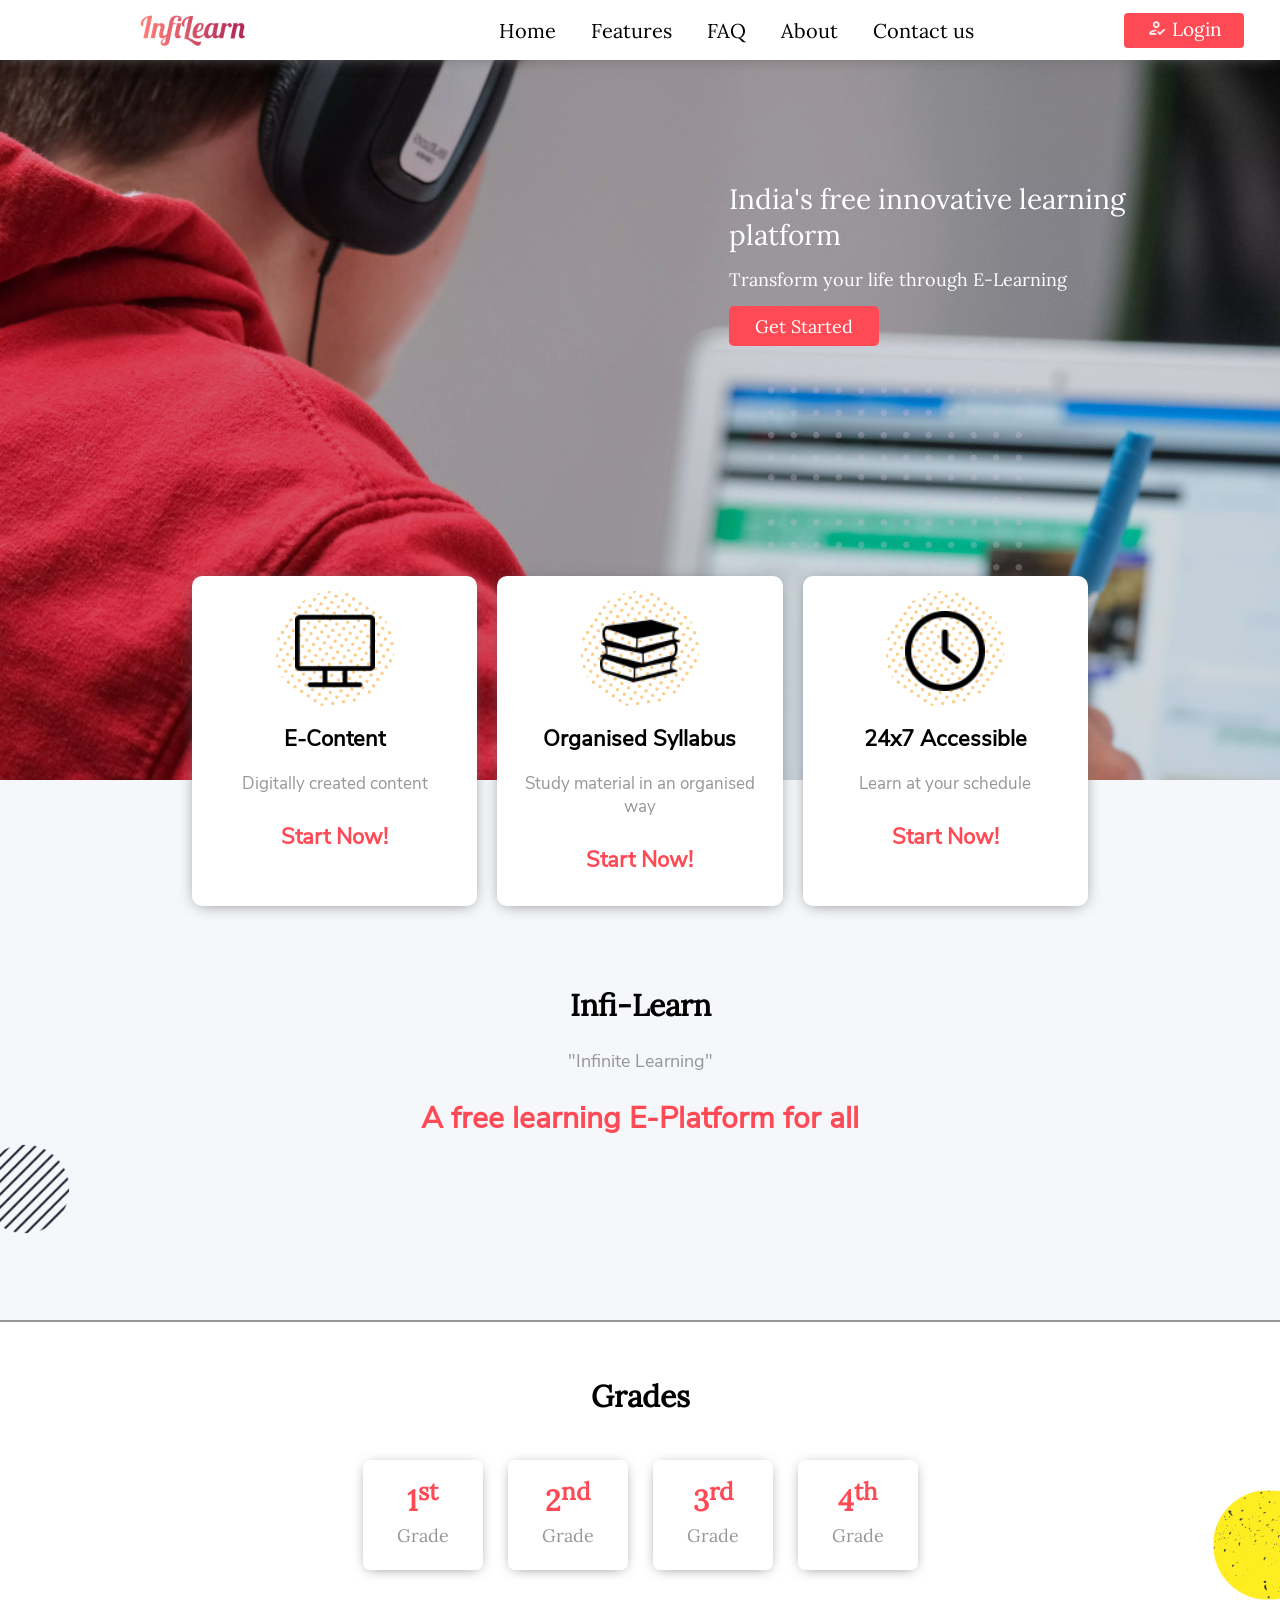
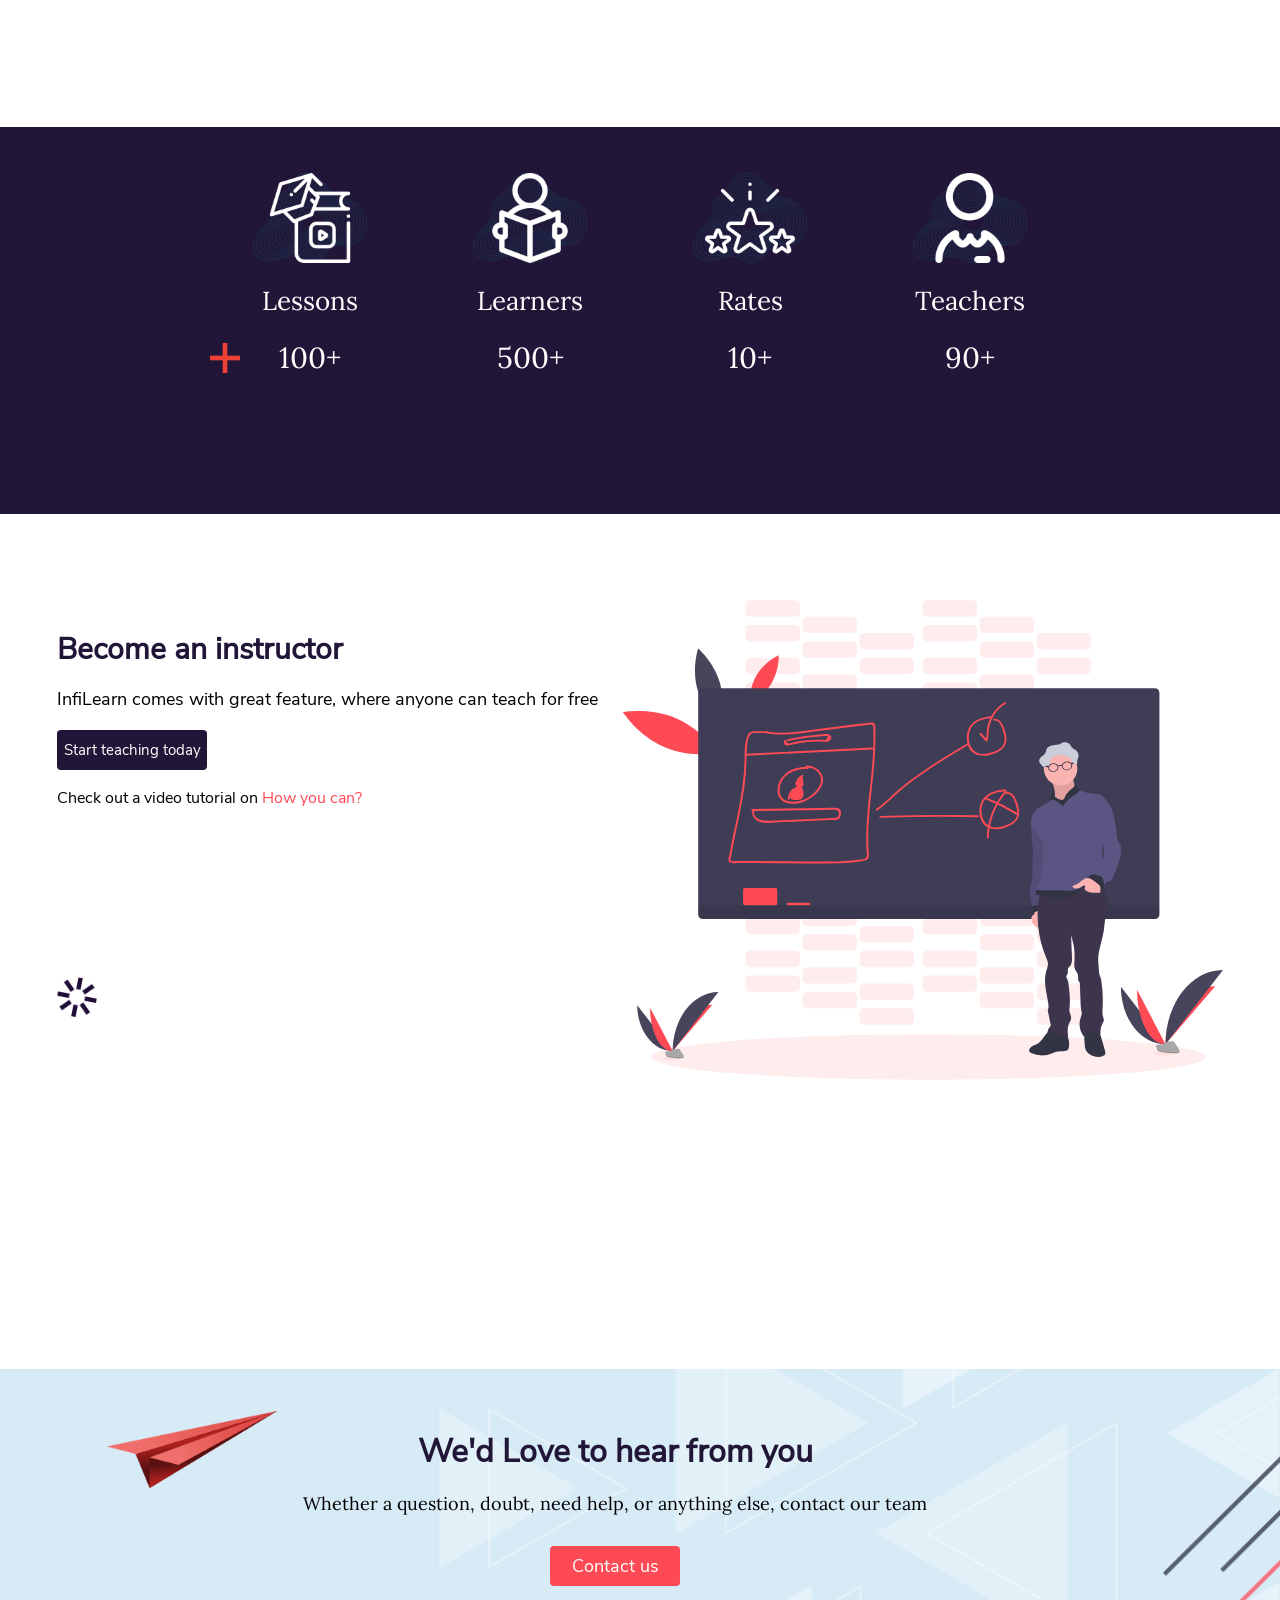
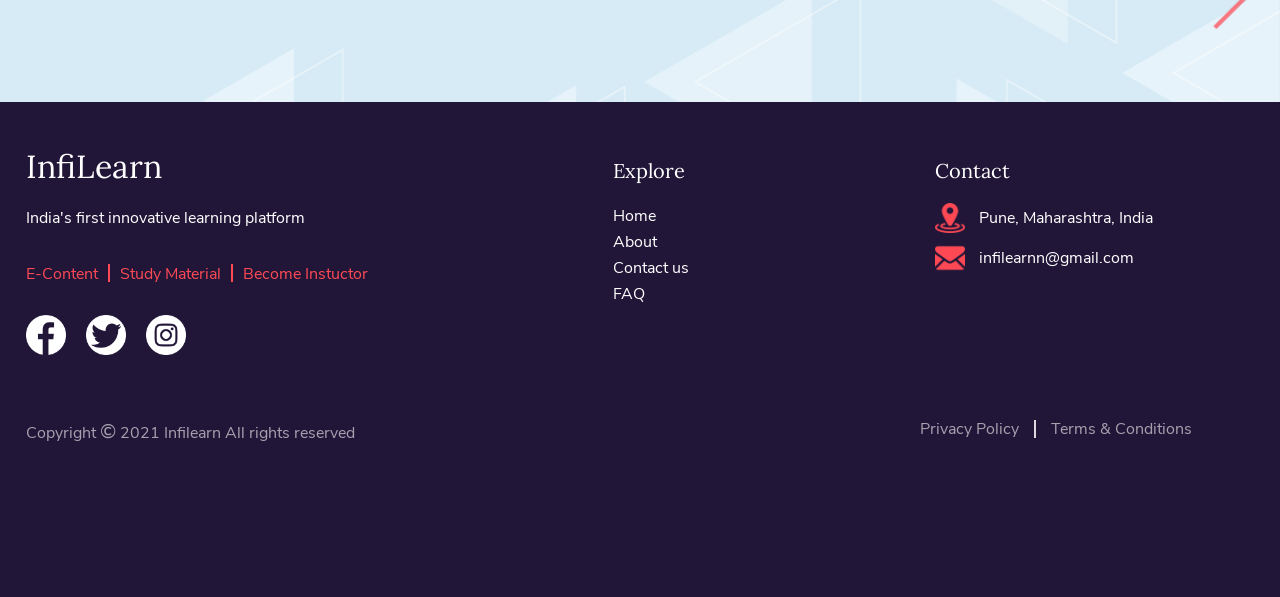
<file: index.html>
<html lang="en">
<head>
    <meta charset="UTF-8">
    <meta http-equiv="X-UA-Compatible" content="IE=edge">
    <meta name="viewport" content="width=device-width, initial-scale=1.0">
    <meta name="theme-color" content="#fe4a55">
    <title>Home | Infilearn</title>
    <link rel="stylesheet" href="css/style.css">
    <script src="js/script.js" defer></script>

</head>
<body>
    <header>
        <div class="desktop-header">
            <div id="mobile-hamburger-icon" class="mobile-hamburger-icon" >
                <div id="subject-dashboard-hamburger" class="hamburger-mobile col" onclick="showMobileNav()">
                    <div class="hamburger" id="hamburger-3">
                      <span class="line"></span>
                      <span class="line"></span>
                      <span class="line"></span>
                    </div>
                </div>
            </div>
            <div class="desktop-logo">
                <a href="#" onclick="AdminConfirm();">
                    <img class="infilearn-logo" src="content/icons/new.png" alt="Infilearn Logo" height="60px">
                </a>
            </div>
            <div id="mobile-navbar-slide" class="desktop-navigation-bar">
                <ul class="desktop-navbar-links">
                    <li><a href="index.html">Home</a></li>
                    <li><a href="features.html">Features</a></li>
                    <li><a href="FAQ.html">FAQ</a></li>
                    <li><a href="about.html">About</a></li>
                    <li><a href="contactus.html">Contact us</a></li>
                </ul>
            </div>
            <div class="desktop-login-button">
                <button class="header-login-button" onclick="ModalShow();"><img class="login-button-svg" src="content/icons/login-button-svg.png" alt="login-button-svg" height="20px" width="20px"> Login</button>
            </div>
        </div>
    </header>
    
    <!-- advertising- Section -1 -->

    <section class="advertising-section">
        <div class="advertising-div">
            <div class="get-started-div">
                <h1>India's free innovative learning platform</h1>
                <p>Transform your life through E-Learning</p>
                <button class="advertising-section-get-started-btn" onclick="window.location.assign('signup.html');">Get Started</button>
            </div>

            <div class="advertising-pattern-div"></div><!-- Pattern -->
        </div>
    </section>

    <!-- Site Content section -2 -->

    <section class="site-content-section">
        <div class="site-content-div">
            <div class="site-content">
                <div class="site-content-viewboxes">   <!-- all viewboxs -->
                    
                    <!-- E-content viewbox -->
                    <div class="site-content-viewbox"> <!-- single viewbox -->
                        <div class="viewbox-common-img-bg">
                            <div id="viewbox-img-1" class="viewbox-image">
                                <!-- ViewBox image -->
                            </div>
                        </div>
                        <div class="viewbox-title">
                            <h2>E-Content</h2>
                            <p>Digitally created content</p>
                        </div>
                        <div class="viewbox-start-now">
                            <a onclick="ModalShow();" class="view-box-start-now-link">Start Now!</a>
                        </div>
                    </div>
                    <!-- Organised Syllabus viewbox -->
                    <div class="site-content-viewbox"> <!-- single viewbox -->
                        <div class="viewbox-common-img-bg">
                            <div id="viewbox-img-2" class="viewbox-image">
                                <!-- ViewBox image -->
                            </div>
                        </div>
                        <div class="viewbox-title">
                            <h2>Organised Syllabus</h2>
                            <p>Study material in an organised way</p>
                        </div>
                        <div class="viewbox-start-now">
                            <a onclick="ModalShow();" class="view-box-start-now-link">Start Now!</a>
                        </div>
                    </div>
                    <!-- 24x7 Syllabus Viewbox -->
                    <div class="site-content-viewbox"> <!-- single viewbox -->
                        <div class="viewbox-common-img-bg">
                            <div id="viewbox-img-3" class="viewbox-image">
                                <!-- ViewBox image -->
                            </div>
                        </div>
                        <div class="viewbox-title">
                            <h2>24x7 Accessible</h2>
                            <p>Learn at your schedule</p>
                        </div>
                        <div class="viewbox-start-now">
                            <a onclick="ModalShow();" class="view-box-start-now-link">Start Now!</a>
                        </div>
                    </div>
                </div>

                <div class="site-content-short-branding">
                    <h2 class="branding-title">Infi-Learn</h2>
                    <p class="branding-desc">"Infinite Learning"</p>
                    <h2 class="branding-info">A free learning E-Platform for all</h2>
                </div>
                
                <div class="site-content-pattern"></div><!-- Pattern -->
            </div>
        </div>
    </section>

    <!-- Hr  -->
    <hr class="section-2-hr">

    <!-- Grades Section 3-->

    <section class="grade-section">
        <div class="grade-div">
            <div class="grade-div-title">
                <h2>Grades</h2>
            </div>
            <div class="grade-div-all-grades"> <!-- all grades -->
                <!-- Grade 1 -->
                <div class="grade-div-grade"> <!-- Single grade -->
                    <a href="#">
                        <span>1<sup>st</sup></span> <br> Grade
                    </a>
                </div>
                <!-- Grade 2 -->
                <div class="grade-div-grade"> <!-- Single grade -->
                    <a href="#">
                        <span>2<sup>nd</sup></span> <br> Grade
                    </a>
                </div>
                <!-- Grade 3 -->
                <div class="grade-div-grade"> <!-- Single grade -->
                    <a href="#">
                        <span>3<sup>rd</sup></span> <br> Grade
                    </a>
                </div>
                <!-- Grade 4 -->
                <div class="grade-div-grade"> <!-- Single grade -->
                    <a href="#">
                        <span>4<sup>th</sup></span> <br> Grade
                    </a>
                </div>
            </div>

            <div class="grade-section-pattern"></div><!-- Pattern -->
        </div>
    </section>

    <!-- Stats Section 4-->

    <section  class="stats-section">
        <div class="stats-div">
            <div class="all-stats">
                <!-- Lessons stat -->
                <div class="single-stat">
                    <div class="stat-logo-bg">
                        <!-- stat logo bg -->
                        <div id="stat-icon-1" class="stat-logo-icon">
                            <!-- stat logo icon -->
                        </div>
                    </div>
                    <div class="stat-title">
                        <h2>Lessons</h2>
                    </div>
                    <div class="stat-count">
                        <h2>100+</h2>
                    </div>
                </div>
                <!-- Learners stat -->
                <div class="single-stat">
                    <div class="stat-logo-bg">
                        <!-- stat logo bg -->
                        <div id="stat-icon-2" class="stat-logo-icon">
                            <!-- stat logo icon -->
                        </div>
                    </div>
                    <div class="stat-title">
                        <h2>Learners</h2>
                    </div>
                    <div class="stat-count">
                        <h2>500+</h2>
                    </div>
                </div>
                <!-- Lessons stat -->
                <div class="single-stat">
                    <div class="stat-logo-bg">
                        <!-- stat logo bg -->
                        <div id="stat-icon-3" class="stat-logo-icon">
                            <!-- stat logo icon -->
                        </div>
                    </div>
                    <div class="stat-title">
                        <h2>Rates</h2>
                    </div>
                    <div class="stat-count">
                        <h2>10+</h2>
                    </div>
                </div>
                <!-- Lessons stat -->
                <div class="single-stat">
                    <div class="stat-logo-bg">
                        <!-- stat logo bg -->
                        <div id="stat-icon-4" class="stat-logo-icon">
                            <!-- stat logo icon -->
                        </div>
                    </div>
                    <div class="stat-title">
                        <h2>Teachers</h2>
                    </div>
                    <div class="stat-count">
                        <h2>90+</h2>
                    </div>
                </div>
            </div>

            <div class="stat-pattern"></div><!--stat Pattern -->
        </div>
    </section>

    <!-- Become an Instructor Section 5-->
    
    <section class="become-instructor-section">
        <div class="become-instructor-div">
            <div class="become-instructor-info">
                <h2 class="become-instructor-info-title">Become an instructor</h2>
                <p class="become-instructor-info-desc">InfiLearn comes with great feature, where anyone can teach for free</p>
                <button class="become-instructor-info-button" onclick="window.location.assign('becomeInstructor.html');">Start teaching today</button>
                <p class="become-instructor-info-video-info">Check out a video tutorial on <a href="#">How you can?</a></p>
                
                <div class="become-instructor-pattern"></div><!-- Pattern -->
            </div>

            <div class="become-instructor-image"></div>
        </div>
    </section>

    <!-- contact us Section -6 -->

    <section class="contact-us-section">
        <div class="contact-us-div">
            
            <div class="contact-us-pattern-plane"></div><!-- Plane Pattern -->

            <div class="contact-us-subdiv">
                <h2 class="contact-us-title">We'd Love to hear from you</h2>
                <p class="contact-us-desc">Whether a question, doubt, need help, or anything else, contact our team</p>
                <button class="contact-us-button">Contact us</button>
            </div>
            <div class="contact-us-pattern-lines"></div><!--lines Pattern -->
        </div>

    </section>

    <!-- Footer -->

    <footer>
        <div class="footer">
            <div class="footer-content">
                <div class="footer-branding">
                    <h2 class="footer-branding-title">InfiLearn</h2>
                    <p class="footer-branding-info">India's first innovative learning platform</p>
                    <ul class="footer-branding-links">
                        <li><a href="#">E-Content</a></li> <hr class="horizontal-footer-hr">
                        <li><a href="#">Study Material</a></li> <hr class="horizontal-footer-hr">
                        <li><a href="#">Become Instuctor</a></li>
                    </ul>
                    <ul class="footer-branding-social-media">
                        <li>
                            <a href="#" data-toggle="tooltip" data-placement="top" title="Facebook"><img src="content/icons/facebook-circular-logo.png" alt="InfoLearn Social Media" height="40px" width="40px"></a>
                        </li>
                        <li>
                            <a href="https://twitter.com/infilearnn" data-toggle="tooltip" data-placement="top" title="Twitter"><img src="content/icons/twitter-social-logotype.png" alt="InfoLearn Social Media" height="40px" width="40px"></a>
                        </li>
                        <li>
                            <a href="https://www.instagram.com/infilearnn/" data-toggle="tooltip" data-placement="top" title="Instagram"><img src="content/icons/instagram.png" alt="InfoLearn Social Media" height="40px" width="40px"></a>
                        </li>
                    </ul>
                </div>
                <div class="footer-explore-nav">
                    <h3 class="explore-nav-title">Explore</h3>
                    <ul class="explore-nav-links">
                        <li><a href="#">Home</a></li>
                        <li><a href="#">About</a></li>
                        <li><a href="#">Contact us</a></li>
                        <li><a href="#">FAQ</a></li>
                    </ul>
                </div>
                <div class="footer-contact-us">
                    <h3 class="footer-contact-us-title">Contact</h3>
                    <ul class="footer-contact-us-links">
                        <li>
                            <a href="#"><img src="content/icons/footer-location-logo.png" alt="Infilearn Location" height="30px" width="30px"><span> Pune, Maharashtra, India </span></a>
                        </li>
                        <li>
                            <a href="mailto:infilearnn@gmail.com"><img src="content/icons/footer-mail-logo.png" alt="Infilearn Email" height="30px" width="30px"><span> infilearnn@gmail.com </span></a>
                        </li>
                    </ul>
                </div>
            </div>
            <div class="footer-copyright-and-policy">
                <div class="footer-copyright">
                    <p>Copyright <span>&copy;</span> 2021 Infilearn All rights reserved</p>
                </div>
                <div class="footer-privacy-policy">
                    <ul class="footer-privacy-policy-links">
                        <li><a href="#">Privacy Policy</a></li> <hr class="privacy-policy-hr">
                        <li><a href="#">Terms & Conditions</a></li>
                    </ul>
                </div>
            </div>
        </div>
    </footer>

    <!-- Modal -->
    
<div class="modal" id="modal">
    <div class="modal-content">
        <a onclick="HideModal();" class="modal-close" title="Close Modal">X</a>
        <h3>Infilearn</h3>
        <div class="modal-area">
            <div class="modal-input">
                <form action="selectSubject.html" >
                    <label for="username">EMAIL ADDRESS</label><br>
                    <input type="text" class="modal-input-box" required><br>
                    <label for="password">PASSWORD</label><br>
                    <input type="password" class="modal-input-box" required><br>
                    <div class="modal-submit-forgot">
                        <button class="login-modal-btn" type="submit">Login</button>
                        <a href="forgetpassword.html">Forgot Password?</a>
                    </div>
                </form>
            </div>
            <hr class="login-modal-hr">
            <div class="modal-signup-page-link">
                <p>Don't have an account? <a href="signup.html">Sign up</a></p>
            </div>
        </div>
    </div>
  </div>
  <script src="https://cdnjs.cloudflare.com/ajax/libs/jquery/3.6.0/jquery.slim.min.js" integrity="sha512-6ORWJX/LrnSjBzwefdNUyLCMTIsGoNP6NftMy2UAm1JBm6PRZCO1d7OHBStWpVFZLO+RerTvqX/Z9mBFfCJZ4A==" crossorigin="anonymous" defer></script>

  <script>
        function AdminConfirm(){
          if(prompt("If u are admin please type !!...small letter only") == "infi"){
              window.location.assign('adminPanel.html');
          }
      }
      $(document).ready(function(){
        $(".hamburger").click(function(){
            $(this).toggleClass("is-active");
        });
    });

  </script>
</body>
</html>
</file>
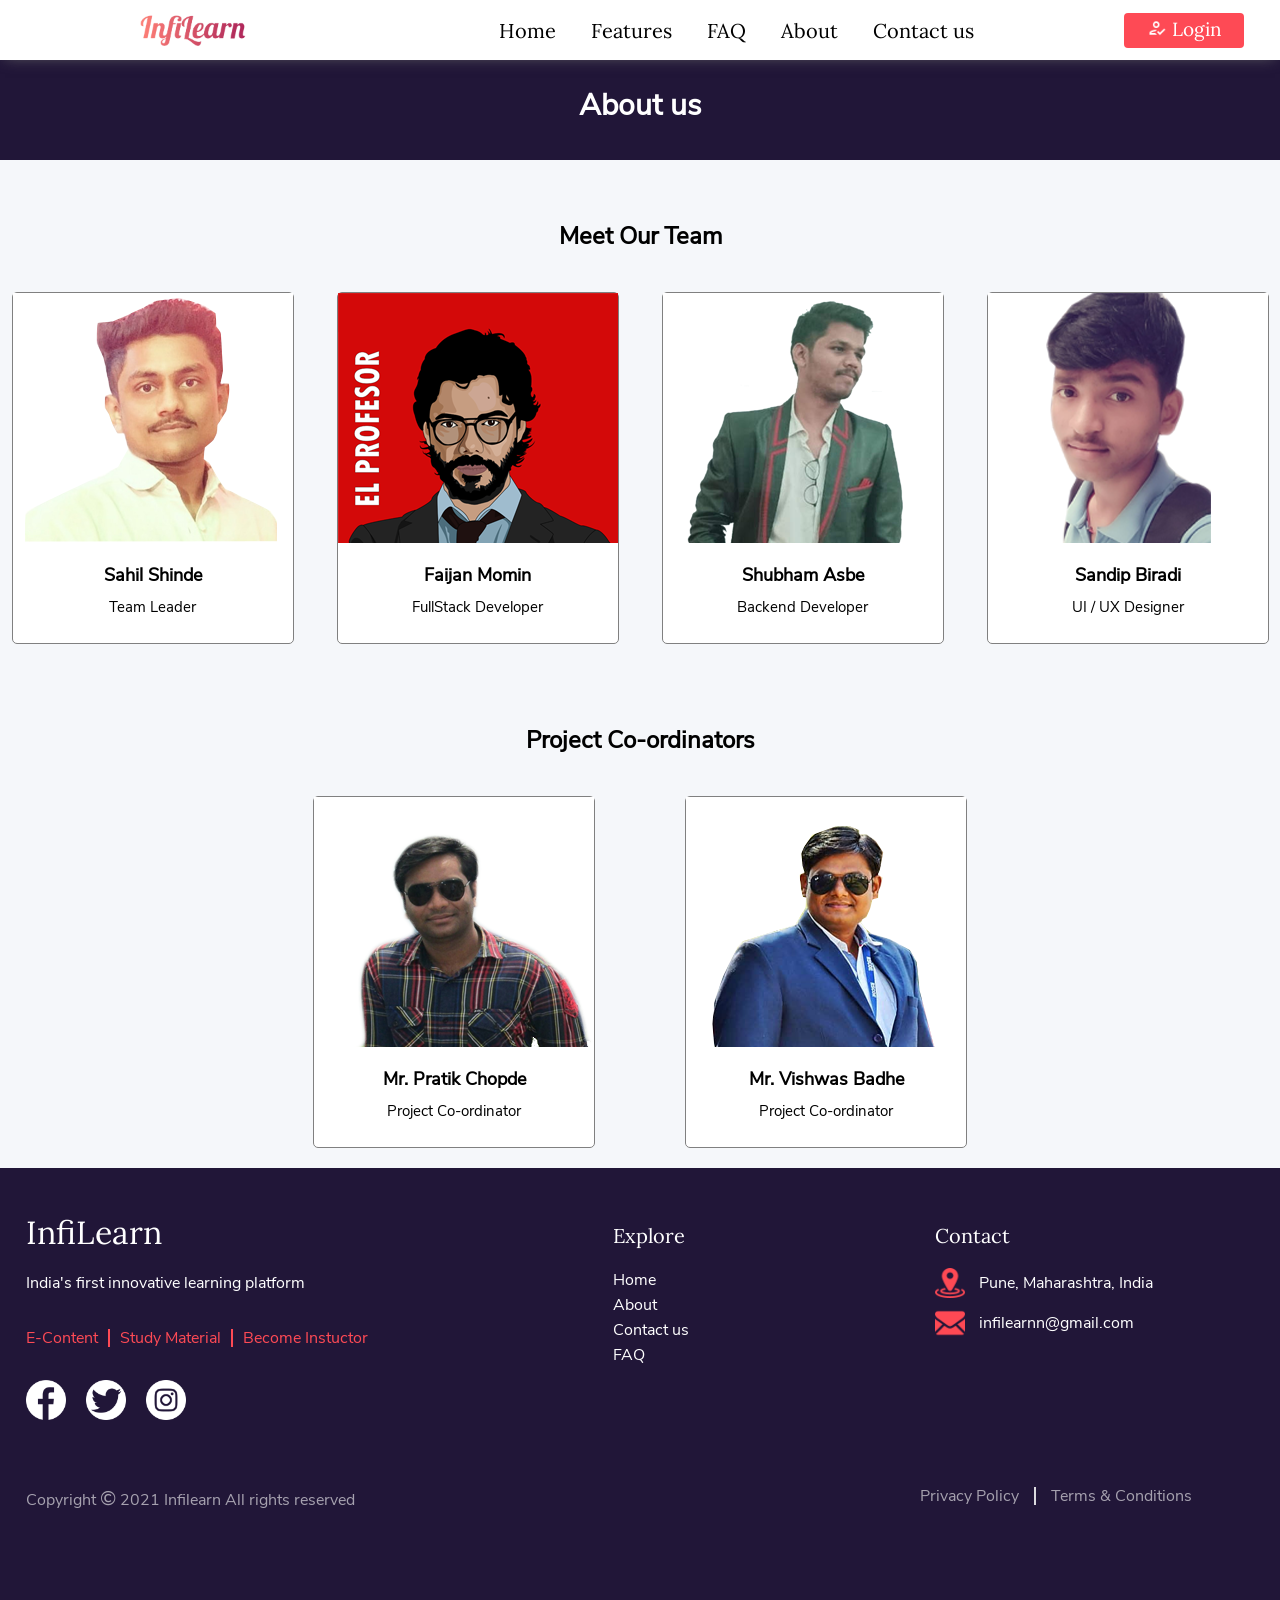
<file: about.html>
<html lang="en">

<head>
    <meta charset="UTF-8">
    <meta http-equiv="X-UA-Compatible" content="IE=edge">
    <meta name="viewport" content="width=device-width, initial-scale=1.0">
    <title>About | Infilearn</title>
    <link rel="stylesheet" href="css/style.css">
    <link rel="stylesheet" href="css/about.css">

    <!--Header-->
</head>

<body>
    <header>
        <div class="desktop-header">
            <div id="mobile-hamburger-icon" class="mobile-hamburger-icon" >
                <div id="subject-dashboard-hamburger" class="hamburger-mobile col" onclick="showMobileNav()">
                    <div class="hamburger" id="hamburger-3">
                      <span class="line"></span>
                      <span class="line"></span>
                      <span class="line"></span>
                    </div>
                </div>
            </div>
            <div class="desktop-logo">
                <a href="#" onclick="AdminConfirm();">
                    <img class="infilearn-logo" src="content/icons/new.png" alt="Infilearn Logo" height="60px">
                </a>
            </div>
            <div id="mobile-navbar-slide" class="desktop-navigation-bar">
                <ul class="desktop-navbar-links">
                    <li><a href="index.html">Home</a></li>
                    <li><a href="features.html">Features</a></li>
                    <li><a href="FAQ.html">FAQ</a></li>
                    <li><a href="about.html">About</a></li>
                    <li><a href="contactus.html">Contact us</a></li>
                </ul>
            </div>
            <div class="desktop-login-button">
                <button class="header-login-button" onclick="ModalShow();"><img class="login-button-svg" src="content/icons/login-button-svg.png" alt="login-button-svg" height="20px" width="20px"> Login</button>
            </div>
        </div>
    </header>


    <!-- Section About us -->
    <section class="contact-us-section-contact-page">
        <div class="contact-us-section-div-contact-page">
            <h2>About us</h2>
        </div>
    </section>

    <section class="about-us-section">
        <div class="about-us-section-div">
            <div class="about-us-section-div-title">
                <h2>Meet Our Team</h2>
            </div>
            <div class="about-us-section-div-all-images">
                <!-- Dev 1 -->
                <div class="about-us-section-div-single-image">
                    <div id="img-1" class="about-us-single-image-img"></div> <!--Image Here-->
                    <div class="about-us-single-image-name-desg">
                        <p class="dev-name">Sahil Shinde</p>
                        <p class="dev-desg">Team Leader</p>
                    </div>
                </div>
                <!-- Dev 2 -->
                <div class="about-us-section-div-single-image">
                    <div id="img-2" class="about-us-single-image-img"></div> <!--Image Here-->
                    <div class="about-us-single-image-name-desg">
                        <p class="dev-name">Faijan Momin</p>
                        <p class="dev-desg">FullStack Developer</p>
                    </div>
                </div>
                <!-- Dev 3 -->
                <div class="about-us-section-div-single-image">
                    <div id="img-3" class="about-us-single-image-img"></div> <!--Image Here-->
                    <div class="about-us-single-image-name-desg">
                        <p class="dev-name">Shubham Asbe</p>
                        <p class="dev-desg">Backend Developer</p>
                    </div>
                </div>
                <!-- Dev 4 -->
                <div class="about-us-section-div-single-image">
                    <div id="img-4" class="about-us-single-image-img"></div> <!--Image Here-->
                    <div class="about-us-single-image-name-desg">
                        <p class="dev-name">Sandip Biradi</p>
                        <p class="dev-desg">UI / UX Designer</p>
                    </div>
                </div>
            </div>
        </div>
    </section>
    
    <!-- Project Coordinator -->

    <section class="about-us-section-sir">
        <div class="about-us-section-div-sir">
            <div class="about-us-section-div-title-sir">
                <h2>Project Co-ordinators</h2>
            </div>
            <div class="about-us-section-div-all-images-sir">
                <!-- Dev 1 -->
                <div class="about-us-section-div-single-image">
                    <div id="img-1-pc" class="about-us-single-image-img"></div> <!--Image Here-->
                    <div class="about-us-single-image-name-desg">
                        <p class="dev-name">Mr. Pratik Chopde</p>
                        <p class="dev-desg">Project Co-ordinator</p>
                    </div>
                </div>
                <!-- Dev 2 -->
                <div class="about-us-section-div-single-image">
                    <div id="img-2-vb" class="about-us-single-image-img"></div> <!--Image Here-->
                    <div class="about-us-single-image-name-desg">
                        <p class="dev-name">Mr. Vishwas Badhe</p>
                        <p class="dev-desg">Project Co-ordinator</p>
                    </div>
                </div>
                
            </div>
        </div>
    </section>

    <!-- Footer -->

    <footer>
        <div class="footer">
            <div class="footer-content">
                <div class="footer-branding">
                    <h2 class="footer-branding-title">InfiLearn</h2>
                    <p class="footer-branding-info">India's first innovative learning platform</p>
                    <ul class="footer-branding-links">
                        <li><a href="#">E-Content</a></li>
                        <hr class="horizontal-footer-hr">
                        <li><a href="#">Study Material</a></li>
                        <hr class="horizontal-footer-hr">
                        <li><a href="#">Become Instuctor</a></li>
                    </ul>
                    <ul class="footer-branding-social-media">
                        <li>
                            <a href="#" data-toggle="tooltip" data-placement="top" title="Facebook"><img
                                    src="content/icons/facebook-circular-logo.png" alt="InfoLearn Social Media"
                                    height="40px" width="40px"></a>
                        </li>
                        <li>
                            <a href="https://twitter.com/infilearnn" data-toggle="tooltip" data-placement="top"
                                title="Twitter"><img src="content/icons/twitter-social-logotype.png"
                                    alt="InfoLearn Social Media" height="40px" width="40px"></a>
                        </li>
                        <li>
                            <a href="https://www.instagram.com/infilearnn/" data-toggle="tooltip" data-placement="top"
                                title="Instagram"><img src="content/icons/instagram.png" alt="InfoLearn Social Media"
                                    height="40px" width="40px"></a>
                        </li>
                    </ul>
                </div>
                <div class="footer-explore-nav">
                    <h3 class="explore-nav-title">Explore</h3>
                    <ul class="explore-nav-links">
                        <li><a href="#">Home</a></li>
                        <li><a href="#">About</a></li>
                        <li><a href="#">Contact us</a></li>
                        <li><a href="#">FAQ</a></li>
                    </ul>
                </div>
                <div class="footer-contact-us">
                    <h3 class="footer-contact-us-title">Contact</h3>
                    <ul class="footer-contact-us-links">
                        <li>
                            <a href="#"><img src="content/icons/footer-location-logo.png" alt="Infilearn Location"
                                    height="30px" width="30px"><span> Pune, Maharashtra, India </span></a>
                        </li>
                        <li>
                            <a href="mailto:infilearnn@gmail.com"><img src="content/icons/footer-mail-logo.png"
                                    alt="Infilearn Email" height="30px" width="30px"><span> infilearnn@gmail.com
                                </span></a>
                        </li>
                    </ul>
                </div>
            </div>
            <div class="footer-copyright-and-policy">
                <div class="footer-copyright">
                    <p>Copyright <span>&copy;</span> 2021 Infilearn All rights reserved</p>
                </div>
                <div class="footer-privacy-policy">
                    <ul class="footer-privacy-policy-links">
                        <li><a href="#">Privacy Policy</a></li>
                        <hr class="privacy-policy-hr">
                        <li><a href="#">Terms & Conditions</a></li>
                    </ul>
                </div>
            </div>
        </div>
    </footer>


    <!-- Modal -->

    <div class="modal" id="modal">
        <div class="modal-content">
            <a onclick="HideModal();" class="modal-close" title="Close Modal">X</a>
            <h3>Infilearn</h3>
            <div class="modal-area">
                <div class="modal-input">
                    <form action="selectSubject.html">
                        <label for="username">EMAIL ADDRESS</label><br>
                        <input type="text" class="modal-input-box" required><br>
                        <label for="password">PASSWORD</label><br>
                        <input type="password" class="modal-input-box" required><br>
                        <div class="modal-submit-forgot">
                            <button class="login-modal-btn" type="submit">Login</button>
                            <a href="forgetpassword.html">Forgot Password?</a>
                        </div>
                    </form>
                </div>
                <hr class="login-modal-hr">
                <div class="modal-signup-page-link">
                    <p>Don't have an account? <a href="signup.html">Sign up</a></p>
                </div>
            </div>
        </div>
    </div>
    <script src="js/script.js" defer></script>

</body>

</html>
</file>
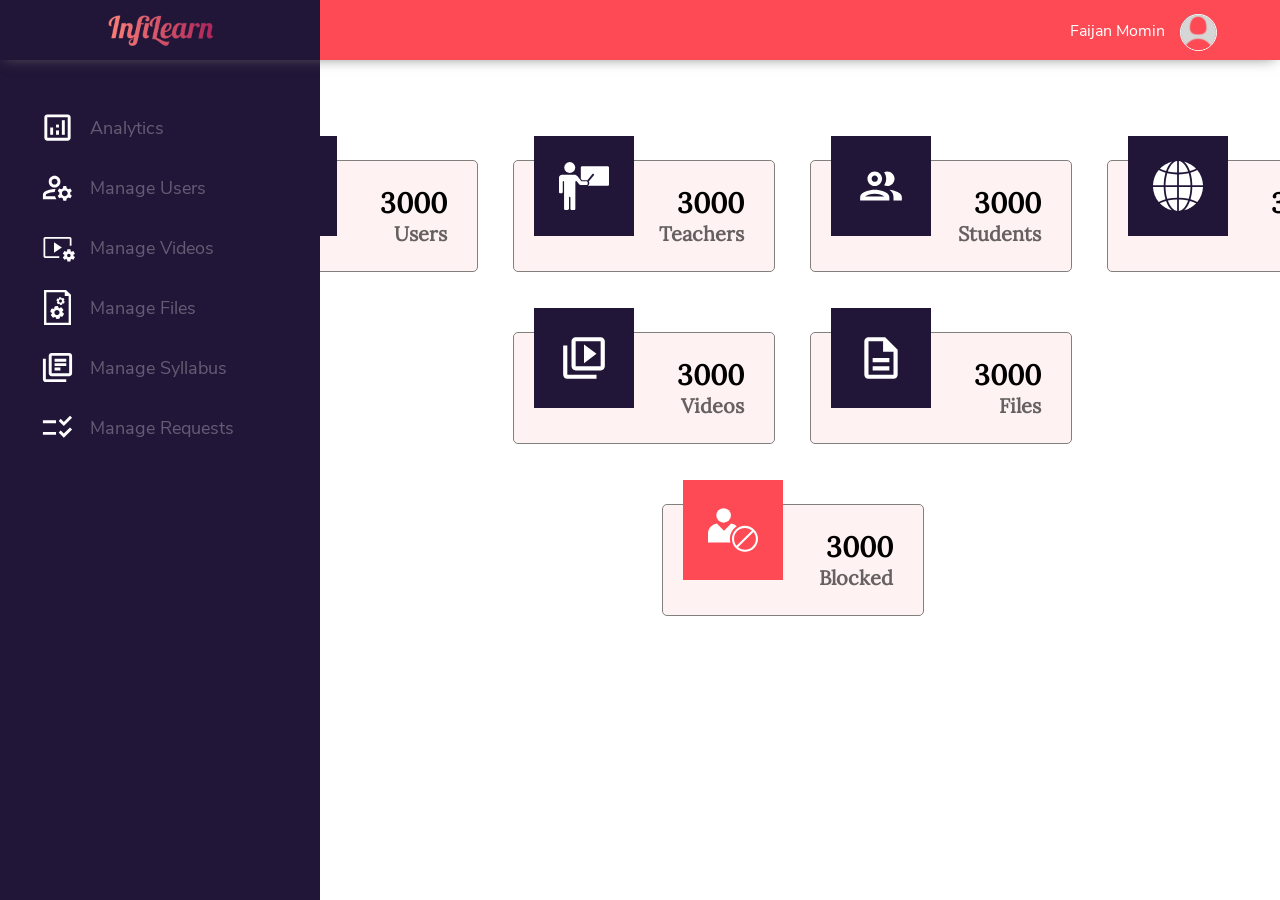
<file: adminPanel.html>
<html lang="en">
<head>
    <meta charset="UTF-8">
    <meta http-equiv="X-UA-Compatible" content="IE=edge">
    <meta name="viewport" content="width=device-width, initial-scale=1.0">
    <meta name="theme-color" content="#fe4a55">
    <meta name="theme-color" content="#fe4a55">
    <title>Admin | Infilearn</title>
    <link rel="stylesheet" href="css/style.css">
    <link rel="stylesheet" href="css/admin.css">
    <script src="js/script.js" defer></script>
</head>
<body>
    <header>
        <div class="subject-dashboard-header-desktop">
            <div id="teacher-infilearn-logo" class="subject-dashboard-header-title">
                <a href="index.html">
                    <img  class="infilearn-logo" src="content/icons/new.png" alt="Infilearn Logo" height="60px">
                </a>            
            </div>
            <div class="subject-dashboard-header-search-bar">
               <!-- Null -->
            </div>
            <div class="subject-dashboard-header-profile">
                <div class="subject-dashboard-header-profile-box">
                    <p>Faijan Momin</p>
                    <div class="subject-dashboard-profile-dp" onclick="showDrpDwn();">
                        <img src="content/default/defaultprofile.png" alt="user profile" height="100%" width="100%">
                    </div> <!--Dashboard user Profile Photo-->
                </div>
                <div id="subject-dashboard-profile-drowdown" class="subject-dashboard-profile-drowdown">
                    <a href="profile.html">Profile</a>
                    <hr class="dropdwon-profile-hr">
                    <a href="index.html">Logout</a>
                </div>
            </div>
        </div>
    </header>

    <!-- Section Select subject -->

    <section class="admin-dashboard-section">
        <div class="admin-dashboard-content-div">
            <!-- TEACHER Subject navigation Bar -->
            <div id="admin-dashboard-content-navigation-bar" class="admin-subject-content-navigation-bar">
                <ul class="admin-dashboard-content-navigation-bar-ul">
                    <li>
                        <a class="admin-dashboard-nav-links" onclick="showAdminPanelli('manage-analytics');" href="#">
                            <img src="content/icons/admin/analytics_white_36dp.svg" alt="video upload" height="35px">
                            <span>Analytics</span>
                        </a>
                    </li>
                    <li>
                        <a class="admin-dashboard-nav-links" onclick="showAdminPanelli('manage-user');" href="#">
                            <img src="content/icons/admin/manage-users.svg" alt="video upload" height="35px">
                            <span>Manage Users</span>
                        </a>
                    </li>
                    <li>
                        <a class="admin-dashboard-nav-links" onclick="showAdminPanelli('manage-video');" href="#">
                            <img src="content/icons/admin/manage-videos.svg" alt="file upload" height="35px">
                            <span>Manage Videos</span>
                        </a>
                    </li>
                    <li>
                        <a class="admin-dashboard-nav-links" onclick="showAdminPanelli('manage-file');" href="#">
                            <img src="content/icons/admin/manage-file.svg" alt="history" height="35px">
                            <span>Manage Files</span>
                        </a>
                    </li>
                    <li>
                        <a class="admin-dashboard-nav-links" onclick="showAdminPanelli('manage-syllabus');" href="#">
                            <img src="content/icons/admin/syllabus.svg" alt="video upload" height="35px">
                            <span>Manage Syllabus</span>
                        </a>
                    </li>
                    <li>
                        <a class="admin-dashboard-nav-links" onclick="showAdminPanelli('manage-req');" href="#">
                            <img src="content/icons/admin/Request.svg" alt="video upload" height="35px">
                            <span>Manage Requests</span>
                        </a>
                    </li>
                </ul>
            </div>

            <!-- teacher Subject content upload panel -->

            <div id="admin-dashboard-content-all-content" class="admin-dashboard-content-all-content">
                <!-- Manage USers -->
                <div id="admin-panel-manage-user" class="admin-dashboard-manage-users">
                    <div class="admin-dashboard-manage-users-searchbox-dropdwn">
                        <div class="admin-dashboard-search-bar-box">
                            <input type="text" name="dashboard-search" id="dashboard-search" placeholder="Username / Email">
                            <input type="button" value="">
                        </div>
                        <div class="admin-dashboard-dropdwn-menu">
                            <select name="users" id="manage-user-select" onchange="ManageUsers();">
                                <option selected disabled>Select</option>
                                <option value="all-users">All users</option>
                                <option value="blocked-users">Blocked users</option>
                            </select>
                        </div>
                    </div>
                    <div class="teacher-dashboard-subject-upload-video-title">
                        <h3>User Details</h3>
                    </div>
                    <!-- All USers -->
                    <div id="manage-user-all-user" class="admin-dashboard-manage-user-table">
                        <table class="admin-dashboard-manage-user-table-table">
                            <tr>
                                <th>Name</th>
                                <th>Email</th>
                                <th>Mobile No</th>
                                <th>City</th>
                                <th>Birth Date</th>
                                <th>Gender</th>
                                <th>Board</th>
                                <th>Grade</th>
                                <th>Registration Date</th>
                                <th>Last Seen</th>
                                <th>Role</th>
                                <th>Status</th>
                                <th>Action</th>
                            </tr>
                            <tr>
                                <td>Faijan Mominn</td>
                                <td>faijanmomin21@gmail.com</td>
                                <td>9144449994</td>
                                <td>Pune</td>
                                <td>06-08-2002</td>
                                <td>Male</td>
                                <td>SSC</td>
                                <td>5th</td>
                                <td>29-04-2020<br>05:22:45</td>
                                <td>05:28:12</td>
                                <td>Student</td>
                                <td>Active</td>
                                <td class="admin-table-action-btns">
                                    <button>
                                        <img src="content/icons/admin/block.svg" alt="block action" height="15px">
                                    </button>
                                    <button>
                                        <img src="content/icons/admin/remove.svg" alt="block action" height="15px">
                                    </button>
                                </td>

                            </tr>
                            <tr>
                                <td>Faijan Mominn</td>
                                <td>faijanmomin22@gmail.com</td>
                                <td>9144449994</td>
                                <td>Pune</td>
                                <td>06-08-2002</td>
                                <td>Male</td>
                                <td>SSC</td>
                                <td>5th</td>
                                <td>29-04-2020<br>05:22:45</td>
                                <td>05:28:12</td>
                                <td>Teacher</td>
                                <td>Active</td>
                                <td class="admin-table-action-btns">
                                    <button>
                                        <img src="content/icons/admin/block.svg" alt="block action" height="15px">
                                    </button>
                                    <button>
                                        <img src="content/icons/admin/remove.svg" alt="block action" height="15px">
                                    </button>
                                </td>
                            </tr>
                            <tr>
                                <td>Faijan Mominn</td>
                                <td>faijanmomin22@gmail.com</td>
                                <td>9144449994</td>
                                <td>Pune</td>
                                <td>06-08-2002</td>
                                <td>Male</td>
                                <td>SSC</td>
                                <td>5th</td>
                                <td>29-04-2020<br>05:22:45</td>
                                <td>05:28:12</td>
                                <td>Teacher</td>
                                <td>Active</td>
                                <td class="admin-table-action-btns">
                                    <button>
                                        <img src="content/icons/admin/block.svg" alt="block action" height="15px">
                                    </button>
                                    <button>
                                        <img src="content/icons/admin/remove.svg" alt="block action" height="15px">
                                    </button>
                                </td>
                            </tr>
                            <tr>
                                <td>Faijan Mominn</td>
                                <td>faijanmomin21@gmail.com</td>
                                <td>9144449994</td>
                                <td>Pune</td>
                                <td>06-08-2002</td>
                                <td>Male</td>
                                <td>SSC</td>
                                <td>5th</td>
                                <td>29-04-2020<br>05:22:45</td>
                                <td>05:28:12</td>
                                <td>Student</td>
                                <td>Active</td>
                                <td class="admin-table-action-btns">
                                    <button>
                                        <img src="content/icons/admin/block.svg" alt="block action" height="15px">
                                    </button>
                                    <button>
                                        <img src="content/icons/admin/remove.svg" alt="block action" height="15px">
                                    </button>
                                </td>
                            </tr>
                            <tr>
                                <td>Faijan Mominn</td>
                                <td>faijanmomin22@gmail.com</td>
                                <td>9144449994</td>
                                <td>Pune</td>
                                <td>06-08-2002</td>
                                <td>Male</td>
                                <td>SSC</td>
                                <td>5th</td>
                                <td>29-04-2020<br>05:22:45</td>
                                <td>05:28:12</td>
                                <td>Student</td>
                                <td>Active</td>
                                <td class="admin-table-action-btns">
                                    <button>
                                        <img src="content/icons/admin/block.svg" alt="block action" height="15px">
                                    </button>
                                    <button>
                                        <img src="content/icons/admin/remove.svg" alt="block action" height="15px">
                                    </button>
                                </td>
                            </tr>
                            <tr>
                                <td>Faijan Mominn</td>
                                <td>faijanmomin22@gmail.com</td>
                                <td>9144449994</td>
                                <td>Pune</td>
                                <td>06-08-2002</td>
                                <td>Male</td>
                                <td>SSC</td>
                                <td>5th</td>
                                <td>29-04-2020<br>05:22:45</td>
                                <td>05:28:12</td>
                                <td>Student</td>
                                <td>Active</td>
                                <td class="admin-table-action-btns">
                                    <button>
                                        <img src="content/icons/admin/block.svg" alt="block action" height="15px">
                                    </button>
                                    <button>
                                        <img src="content/icons/admin/remove.svg" alt="block action" height="15px">
                                    </button>
                                </td>
                            </tr>
                            <tr>
                                <td>Faijan Mominn</td>
                                <td>faijanmomin22@gmail.com</td>
                                <td>9144449994</td>
                                <td>Pune</td>
                                <td>06-08-2002</td>
                                <td>Male</td>
                                <td>SSC</td>
                                <td>5th</td>
                                <td>29-04-2020<br>05:22:45</td>
                                <td>05:28:12</td>
                                <td>Teacher</td>
                                <td>Active</td>
                                <td class="admin-table-action-btns">
                                    <button>
                                        <img src="content/icons/admin/block.svg" alt="block action" height="15px">
                                    </button>
                                    <button>
                                        <img src="content/icons/admin/remove.svg" alt="block action" height="15px">
                                    </button>
                                </td>
                            </tr>
                            <tr>
                                <td>Faijan Mominn</td>
                                <td>faijanmomin22@gmail.com</td>
                                <td>9144449994</td>
                                <td>Pune</td>
                                <td>06-08-2002</td>
                                <td>Male</td>
                                <td>SSC</td>
                                <td>5th</td>
                                <td>29-04-2020<br>05:22:45</td>
                                <td>05:28:12</td>
                                <td>Student</td>
                                <td>Active</td>
                                <td class="admin-table-action-btns">
                                    <button>
                                        <img src="content/icons/admin/block.svg" alt="block action" height="15px">
                                    </button>
                                    <button>
                                        <img src="content/icons/admin/remove.svg" alt="block action" height="15px">
                                    </button>
                                </td>
                            </tr>
                            <tr>
                                <td>Faijan Mominn</td>
                                <td>faijanmomin22@gmail.com</td>
                                <td>9144449994</td>
                                <td>Pune</td>
                                <td>06-08-2002</td>
                                <td>Male</td>
                                <td>SSC</td>
                                <td>5th</td>
                                <td>29-04-2020<br>05:22:45</td>
                                <td>05:28:12</td>
                                <td>Teacher</td>
                                <td>Active</td>
                                <td class="admin-table-action-btns">
                                    <button>
                                        <img src="content/icons/admin/block.svg" alt="block action" height="15px">
                                    </button>
                                    <button>
                                        <img src="content/icons/admin/remove.svg" alt="block action" height="15px">
                                    </button>
                                </td>
                            </tr>
                            <tr>
                                <td>Faijan Mominn</td>
                                <td>faijanmomin22@gmail.com</td>
                                <td>9144449994</td>
                                <td>Pune</td>
                                <td>06-08-2002</td>
                                <td>Male</td>
                                <td>SSC</td>
                                <td>5th</td>
                                <td>29-04-2020<br>05:22:45</td>
                                <td>05:28:12</td>
                                <td>Student</td>
                                <td>Active</td>
                                <td class="admin-table-action-btns">
                                    <button>
                                        <img src="content/icons/admin/block.svg" alt="block action" height="15px">
                                    </button>
                                    <button>
                                        <img src="content/icons/admin/remove.svg" alt="block action" height="15px">
                                    </button>
                                </td>
                            </tr>

                        </table>
                    </div>
                    <!-- Block Users0 -->
                    <div id="manage-user-blocked-user" class="admin-dashboard-manage-user-table">
                        <table class="admin-dashboard-manage-user-table-table">
                            <tr>
                                <th>Name</th>
                                <th>Email</th>
                                <th>Mobile No</th>
                                <th>City</th>
                                <th>Birth Date</th>
                                <th>Gender</th>
                                <th>Board</th>
                                <th>Grade</th>
                                <th>Registration Date</th>
                                <th>Last Seen</th>
                                <th>Role</th>
                                <th>Status</th>
                                <th>Action</th>
                            </tr>
                            <tr>
                                <td>Faijan Mominn</td>
                                <td>faijanmomin21@gmail.com</td>
                                <td>9144449994</td>
                                <td>Pune</td>
                                <td>06-08-2002</td>
                                <td>Male</td>
                                <td>SSC</td>
                                <td>5th</td>
                                <td>29-04-2020<br>05:22:45</td>
                                <td>05:28:12</td>
                                <td>Student</td>
                                <td>Blocked</td>
                                <td class="admin-table-action-btns">
                                    <button>
                                        <img src="content/icons/admin/check.svg" alt="block action" height="15px">
                                    </button>
                                    <button>
                                        <img src="content/icons/admin/remove.svg" alt="block action" height="15px">
                                    </button>
                                </td>

                            </tr>
                            <tr>
                                <td>Faijan Mominn</td>
                                <td>faijanmomin22@gmail.com</td>
                                <td>9144449994</td>
                                <td>Pune</td>
                                <td>06-08-2002</td>
                                <td>Male</td>
                                <td>SSC</td>
                                <td>5th</td>
                                <td>29-04-2020<br>05:22:45</td>
                                <td>05:28:12</td>
                                <td>Student</td>
                                <td>Blocked</td>
                                <td class="admin-table-action-btns">
                                    <button>
                                        <img src="content/icons/admin/check.svg" alt="block action" height="15px">
                                    </button>
                                    <button>
                                        <img src="content/icons/admin/remove.svg" alt="block action" height="15px">
                                    </button>
                                </td>
                            </tr>
                            <tr>
                                <td>Faijan Mominn</td>
                                <td>faijanmomin22@gmail.com</td>
                                <td>9144449994</td>
                                <td>Pune</td>
                                <td>06-08-2002</td>
                                <td>Male</td>
                                <td>SSC</td>
                                <td>5th</td>
                                <td>29-04-2020<br>05:22:45</td>
                                <td>05:28:12</td>
                                <td>Student</td>
                                <td>Blocked</td>
                                <td class="admin-table-action-btns">
                                    <button>
                                        <img src="content/icons/admin/check.svg" alt="block action" height="15px">
                                    </button>
                                    <button>
                                        <img src="content/icons/admin/remove.svg" alt="block action" height="15px">
                                    </button>
                                </td>
                            </tr>
                            <tr>
                                <td>Faijan Mominn</td>
                                <td>faijanmomin21@gmail.com</td>
                                <td>9144449994</td>
                                <td>Pune</td>
                                <td>06-08-2002</td>
                                <td>Male</td>
                                <td>SSC</td>
                                <td>5th</td>
                                <td>29-04-2020<br>05:22:45</td>
                                <td>05:28:12</td>
                                <td>Student</td>
                                <td>Blocked</td>
                                <td class="admin-table-action-btns">
                                    <button>
                                        <img src="content/icons/admin/check.svg" alt="block action" height="15px">
                                    </button>
                                    <button>
                                        <img src="content/icons/admin/remove.svg" alt="block action" height="15px">
                                    </button>
                                </td>
                            </tr>
                            <tr>
                                <td>Faijan Mominn</td>
                                <td>faijanmomin22@gmail.com</td>
                                <td>9144449994</td>
                                <td>Pune</td>
                                <td>06-08-2002</td>
                                <td>Male</td>
                                <td>SSC</td>
                                <td>5th</td>
                                <td>29-04-2020<br>05:22:45</td>
                                <td>05:28:12</td>
                                <td>Student</td>
                                <td>Blocked</td>
                                <td class="admin-table-action-btns">
                                    <button>
                                        <img src="content/icons/admin/check.svg" alt="block action" height="15px">
                                    </button>
                                    <button>
                                        <img src="content/icons/admin/remove.svg" alt="block action" height="15px">
                                    </button>
                                </td>
                            </tr>
                            <tr>
                                <td>Faijan Mominn</td>
                                <td>faijanmomin22@gmail.com</td>
                                <td>9144449994</td>
                                <td>Pune</td>
                                <td>06-08-2002</td>
                                <td>Male</td>
                                <td>SSC</td>
                                <td>5th</td>
                                <td>29-04-2020<br>05:22:45</td>
                                <td>05:28:12</td>
                                <td>Student</td>
                                <td>Blocked</td>
                                <td class="admin-table-action-btns">
                                    <button>
                                        <img src="content/icons/admin/check.svg" alt="block action" height="15px">
                                    </button>
                                    <button>
                                        <img src="content/icons/admin/remove.svg" alt="block action" height="15px">
                                    </button>
                                </td>
                            </tr>
                            <tr>
                                <td>Faijan Mominn</td>
                                <td>faijanmomin22@gmail.com</td>
                                <td>9144449994</td>
                                <td>Pune</td>
                                <td>06-08-2002</td>
                                <td>Male</td>
                                <td>SSC</td>
                                <td>5th</td>
                                <td>29-04-2020<br>05:22:45</td>
                                <td>05:28:12</td>
                                <td>Student</td>
                                <td>Blocked</td>
                                <td class="admin-table-action-btns">
                                    <button>
                                        <img src="content/icons/admin/check.svg" alt="block action" height="15px">
                                    </button>
                                    <button>
                                        <img src="content/icons/admin/remove.svg" alt="block action" height="15px">
                                    </button>
                                </td>
                            </tr>
                            <tr>
                                <td>Faijan Mominn</td>
                                <td>faijanmomin22@gmail.com</td>
                                <td>9144449994</td>
                                <td>Pune</td>
                                <td>06-08-2002</td>
                                <td>Male</td>
                                <td>SSC</td>
                                <td>5th</td>
                                <td>29-04-2020<br>05:22:45</td>
                                <td>05:28:12</td>
                                <td>Student</td>
                                <td>Blocked</td>
                                <td class="admin-table-action-btns">
                                    <button>
                                        <img src="content/icons/admin/check.svg" alt="block action" height="15px">
                                    </button>
                                    <button>
                                        <img src="content/icons/admin/remove.svg" alt="block action" height="15px">
                                    </button>
                                </td>
                            </tr>
                            <tr>
                                <td>Faijan Mominn</td>
                                <td>faijanmomin22@gmail.com</td>
                                <td>9144449994</td>
                                <td>Pune</td>
                                <td>06-08-2002</td>
                                <td>Male</td>
                                <td>SSC</td>
                                <td>5th</td>
                                <td>29-04-2020<br>05:22:45</td>
                                <td>05:28:12</td>
                                <td>Student</td>
                                <td>Blocked</td>
                                <td class="admin-table-action-btns">
                                    <button>
                                        <img src="content/icons/admin/check.svg" alt="block action" height="15px">
                                    </button>
                                    <button>
                                        <img src="content/icons/admin/remove.svg" alt="block action" height="15px">
                                    </button>
                                </td>
                            </tr>
                            <tr>
                                <td>Faijan Mominn</td>
                                <td>faijanmomin22@gmail.com</td>
                                <td>9144449994</td>
                                <td>Pune</td>
                                <td>06-08-2002</td>
                                <td>Male</td>
                                <td>SSC</td>
                                <td>5th</td>
                                <td>29-04-2020<br>05:22:45</td>
                                <td>05:28:12</td>
                                <td>Student</td>
                                <td>Blocked</td>
                                <td class="admin-table-action-btns">
                                    <button>
                                        <img src="content/icons/admin/check.svg" alt="block action" height="15px">
                                    </button>
                                    <button>
                                        <img src="content/icons/admin/remove.svg" alt="block action" height="15px">
                                    </button>
                                </td>
                            </tr>

                        </table>
                    </div>
                </div>
                <!-- Manage Videos -->
                <div id="admin-panel-manage-video" class="admin-dashboard-manage-users">
                    <div class="admin-dashboard-manage-user-add-video-and-serch">
                        <div class="admin-dashboard-manage-users-searchbox-add-vid">
                            <button onclick="showAdminPanelli('upload-vid');">Add Video</button>
                        </div>
                        <div id="admin-dashboard-manage-video-searchbox-dropdwn" class="admin-dashboard-manage-users-searchbox-dropdwn">
                            <div class="admin-dashboard-search-bar-box">
                                <input type="text" name="dashboard-search" id="dashboard-search" placeholder="Creator / Title / Subject">
                                <input type="button" value="">
                            </div>
                            <!-- <div class="admin-dashboard-dropdwn-menu">
                                <select name="users" id="">
                                    <option selected disabled value="">Select</option>
                                    <option value="all-users">All users</option>
                                    <option value="blocked-users">Blocked users</option>
                                </select>
                            </div> -->
                        </div>
                    </div>
                    
                    <div class="teacher-dashboard-subject-upload-video-title">
                        <h3>Video Details</h3>
                    </div>
                    <div class="admin-dashboard-manage-user-table">
                        <table class="admin-dashboard-manage-user-table-table">
                            <tr>
                                <th>Board</th>
                                <th>Class</th>
                                <th>Subject</th>
                                <th>Chapter</th>
                                <th>Topic</th>
                                <th>Title</th>
                                <th>Description</th>
                                <th>Created By</th>
                                <th>Email</th>
                                <th>Upload Time</th>
                                <th>Views</th>
                                <th>Action</th>
                            </tr>
                            <tr>
                                <td>SSC</td>
                                <td>5th</td>
                                <td>Science</td>
                                <td>Reproduction</td>
                                <td>Animals</td>
                                <td>Introduction...</td>
                                <td>lorem ipsum...</td>
                                <td>Faijan Momin</td>
                                <td>faijanmomin21@gmail.com</td>
                                <td>29-04-2020<br>05:22:45</td>
                                <td>580</td>
                                <td class="admin-table-action-btns-manage-video">
                                    <button>
                                        <img src="content/icons/admin/Edit.svg" alt="edit action" height="15px">
                                    </button>
                                    <button>
                                        <img src="content/icons/admin/remove.svg" alt="remove action" height="15px">
                                    </button>
                                </td>

                            </tr>
                            <tr>
                                <td>SSC</td>
                                <td>5th</td>
                                <td>Science</td>
                                <td>Reproduction</td>
                                <td>Animals</td>
                                <td>Introduction...</td>
                                <td>lorem ipsum...</td>
                                <td>Faijan Momin</td>
                                <td>faijanmomin21@gmail.com</td>
                                <td>29-04-2020<br>05:22:45</td>
                                <td>580</td>
                                <td class="admin-table-action-btns-manage-video">
                                    <button>
                                        <img src="content/icons/admin/Edit.svg" alt="edit action" height="15px">
                                    </button>
                                    <button>
                                        <img src="content/icons/admin/remove.svg" alt="remove action" height="15px">
                                    </button>
                                </td>
                            </tr>
                            <tr>
                                <td>SSC</td>
                                <td>5th</td>
                                <td>Science</td>
                                <td>Reproduction</td>
                                <td>Animals</td>
                                <td>Introduction...</td>
                                <td>lorem ipsum...</td>
                                <td>Faijan Momin</td>
                                <td>faijanmomin21@gmail.com</td>
                                <td>29-04-2020<br>05:22:45</td>
                                <td>580</td>
                                <td class="admin-table-action-btns-manage-video">
                                    <button>
                                        <img src="content/icons/admin/Edit.svg" alt="edit action" height="15px">
                                    </button>
                                    <button>
                                        <img src="content/icons/admin/remove.svg" alt="remove action" height="15px">
                                    </button>
                                </td>
                            </tr>
                            <tr>
                                <td>SSC</td>
                                <td>5th</td>
                                <td>Science</td>
                                <td>Reproduction</td>
                                <td>Animals</td>
                                <td>Introduction...</td>
                                <td>lorem ipsum...</td>
                                <td>Faijan Momin</td>
                                <td>faijanmomin21@gmail.com</td>
                                <td>29-04-2020<br>05:22:45</td>
                                <td>580</td>
                                <td class="admin-table-action-btns-manage-video">
                                    <button>
                                        <img src="content/icons/admin/Edit.svg" alt="edit action" height="15px">
                                    </button>
                                    <button>
                                        <img src="content/icons/admin/remove.svg" alt="remove action" height="15px">
                                    </button>
                                </td>
                            </tr>
                            <tr>
                                <td>SSC</td>
                                <td>5th</td>
                                <td>Science</td>
                                <td>Reproduction</td>
                                <td>Animals</td>
                                <td>Introduction...</td>
                                <td>lorem ipsum...</td>
                                <td>Faijan Momin</td>
                                <td>faijanmomin21@gmail.com</td>
                                <td>29-04-2020<br>05:22:45</td>
                                <td>580</td>
                                <td class="admin-table-action-btns-manage-video">
                                    <button>
                                        <img src="content/icons/admin/Edit.svg" alt="edit action" height="15px">
                                    </button>
                                    <button>
                                        <img src="content/icons/admin/remove.svg" alt="remove action" height="15px">
                                    </button>
                                </td>
                            </tr>
                            <tr>
                                <td>SSC</td>
                                <td>5th</td>
                                <td>Science</td>
                                <td>Reproduction</td>
                                <td>Animals</td>
                                <td>Introduction...</td>
                                <td>lorem ipsum...</td>
                                <td>Faijan Momin</td>
                                <td>faijanmomin21@gmail.com</td>
                                <td>29-04-2020<br>05:22:45</td>
                                <td>580</td>
                                <td class="admin-table-action-btns-manage-video">
                                    <button>
                                        <img src="content/icons/admin/Edit.svg" alt="edit action" height="15px">
                                    </button>
                                    <button>
                                        <img src="content/icons/admin/remove.svg" alt="remove action" height="15px">
                                    </button>
                                </td>
                            </tr>
                            <tr>
                                <td>SSC</td>
                                <td>5th</td>
                                <td>Science</td>
                                <td>Reproduction</td>
                                <td>Animals</td>
                                <td>Introduction...</td>
                                <td>lorem ipsum...</td>
                                <td>Faijan Momin</td>
                                <td>faijanmomin21@gmail.com</td>
                                <td>29-04-2020<br>05:22:45</td>
                                <td>580</td>
                                <td class="admin-table-action-btns-manage-video">
                                    <button>
                                        <img src="content/icons/admin/Edit.svg" alt="edit action" height="15px">
                                    </button>
                                    <button>
                                        <img src="content/icons/admin/remove.svg" alt="remove action" height="15px">
                                    </button>
                                </td>
                            </tr>
                            <tr>
                                <td>SSC</td>
                                <td>5th</td>
                                <td>Science</td>
                                <td>Reproduction</td>
                                <td>Animals</td>
                                <td>Introduction...</td>
                                <td>lorem ipsum...</td>
                                <td>Faijan Momin</td>
                                <td>faijanmomin21@gmail.com</td>
                                <td>29-04-2020<br>05:22:45</td>
                                <td>580</td>
                                <td class="admin-table-action-btns-manage-video">
                                    <button>
                                        <img src="content/icons/admin/Edit.svg" alt="edit action" height="15px">
                                    </button>
                                    <button>
                                        <img src="content/icons/admin/remove.svg" alt="remove action" height="15px">
                                    </button>
                                </td>
                            </tr>
                            <tr>
                                <td>SSC</td>
                                <td>5th</td>
                                <td>Science</td>
                                <td>Reproduction</td>
                                <td>Animals</td>
                                <td>Introduction...</td>
                                <td>lorem ipsum...</td>
                                <td>Faijan Momin</td>
                                <td>faijanmomin21@gmail.com</td>
                                <td>29-04-2020<br>05:22:45</td>
                                <td>580</td>
                                <td class="admin-table-action-btns-manage-video">
                                    <button>
                                        <img src="content/icons/admin/Edit.svg" alt="edit action" height="15px">
                                    </button>
                                    <button>
                                        <img src="content/icons/admin/remove.svg" alt="remove action" height="15px">
                                    </button>
                                </td>
                            </tr>
                            <tr>
                                <td>SSC</td>
                                <td>5th</td>
                                <td>Science</td>
                                <td>Reproduction</td>
                                <td>Animals</td>
                                <td>Introduction...</td>
                                <td>lorem ipsum...</td>
                                <td>Faijan Momin</td>
                                <td>faijanmomin21@gmail.com</td>
                                <td>29-04-2020<br>05:22:45</td>
                                <td>580</td>
                                <td class="admin-table-action-btns-manage-video">
                                    <button>
                                        <img src="content/icons/admin/Edit.svg" alt="edit action" height="15px">
                                    </button>
                                    <button>
                                        <img src="content/icons/admin/remove.svg" alt="remove action" height="15px">
                                    </button>
                                </td>
                            </tr>
                            
                        </table>
                    </div>
                </div>
                <!-- Manage Files -->
                <div id="admin-panel-manage-file" class="admin-dashboard-manage-users">
                    <div class="admin-dashboard-manage-user-add-video-and-serch">
                        <div class="admin-dashboard-manage-users-searchbox-add-vid">
                            <button onclick="showAdminPanelli('upload-file');">Add File</button>
                        </div>
                        <div id="admin-dashboard-manage-video-searchbox-dropdwn" class="admin-dashboard-manage-users-searchbox-dropdwn">
                            <div class="admin-dashboard-search-bar-box">
                                <input type="text" name="dashboard-search" id="dashboard-search" placeholder="Creator / Title / Subject">
                                <input type="button" value="">
                            </div>
                            <!-- <div class="admin-dashboard-dropdwn-menu">
                                <select name="users" id="">
                                    <option selected disabled value="">Select</option>
                                    <option value="all-users">All users</option>
                                    <option value="blocked-users">Blocked users</option>
                                </select>
                            </div> -->
                        </div>
                    </div>
                    
                    <div class="teacher-dashboard-subject-upload-video-title">
                        <h3>File Details</h3>
                    </div>
                    <div class="admin-dashboard-manage-user-table">
                        <table class="admin-dashboard-manage-user-table-table">
                            <tr>
                                <th>Board</th>
                                <th>Class</th>
                                <th>Subject</th>
                                <th>Chapter</th>
                                <th>Topic</th>
                                <th>Title</th>
                                <th>Description</th>
                                <th>Created By</th>
                                <th>Email</th>
                                <th>Upload Time</th>
                                <th>Views</th>
                                <th>Action</th>
                            </tr>
                            <tr>
                                <td>SSC</td>
                                <td>5th</td>
                                <td>Science</td>
                                <td>Reproduction</td>
                                <td>Animals</td>
                                <td>Introduction...</td>
                                <td>lorem ipsum...</td>
                                <td>Faijan Momin</td>
                                <td>faijanmomin21@gmail.com</td>
                                <td>29-04-2020<br>05:22:45</td>
                                <td>580</td>
                                <td class="admin-table-action-btns-manage-video">
                                    <button>
                                        <img src="content/icons/admin/Edit.svg" alt="edit action" height="15px">
                                    </button>
                                    <button>
                                        <img src="content/icons/admin/remove.svg" alt="remove action" height="15px">
                                    </button>
                                </td>

                            </tr>
                            <tr>
                                <td>SSC</td>
                                <td>5th</td>
                                <td>Science</td>
                                <td>Reproduction</td>
                                <td>Animals</td>
                                <td>Introduction...</td>
                                <td>lorem ipsum...</td>
                                <td>Faijan Momin</td>
                                <td>faijanmomin21@gmail.com</td>
                                <td>29-04-2020<br>05:22:45</td>
                                <td>580</td>
                                <td class="admin-table-action-btns-manage-video">
                                    <button>
                                        <img src="content/icons/admin/Edit.svg" alt="edit action" height="15px">
                                    </button>
                                    <button>
                                        <img src="content/icons/admin/remove.svg" alt="remove action" height="15px">
                                    </button>
                                </td>
                            </tr>
                            <tr>
                                <td>SSC</td>
                                <td>5th</td>
                                <td>Science</td>
                                <td>Reproduction</td>
                                <td>Animals</td>
                                <td>Introduction...</td>
                                <td>lorem ipsum...</td>
                                <td>Faijan Momin</td>
                                <td>faijanmomin21@gmail.com</td>
                                <td>29-04-2020<br>05:22:45</td>
                                <td>580</td>
                                <td class="admin-table-action-btns-manage-video">
                                    <button>
                                        <img src="content/icons/admin/Edit.svg" alt="edit action" height="15px">
                                    </button>
                                    <button>
                                        <img src="content/icons/admin/remove.svg" alt="remove action" height="15px">
                                    </button>
                                </td>
                            </tr>
                            <tr>
                                <td>SSC</td>
                                <td>5th</td>
                                <td>Science</td>
                                <td>Reproduction</td>
                                <td>Animals</td>
                                <td>Introduction...</td>
                                <td>lorem ipsum...</td>
                                <td>Faijan Momin</td>
                                <td>faijanmomin21@gmail.com</td>
                                <td>29-04-2020<br>05:22:45</td>
                                <td>580</td>
                                <td class="admin-table-action-btns-manage-video">
                                    <button>
                                        <img src="content/icons/admin/Edit.svg" alt="edit action" height="15px">
                                    </button>
                                    <button>
                                        <img src="content/icons/admin/remove.svg" alt="remove action" height="15px">
                                    </button>
                                </td>
                            </tr>
                            <tr>
                                <td>SSC</td>
                                <td>5th</td>
                                <td>Science</td>
                                <td>Reproduction</td>
                                <td>Animals</td>
                                <td>Introduction...</td>
                                <td>lorem ipsum...</td>
                                <td>Faijan Momin</td>
                                <td>faijanmomin21@gmail.com</td>
                                <td>29-04-2020<br>05:22:45</td>
                                <td>580</td>
                                <td class="admin-table-action-btns-manage-video">
                                    <button>
                                        <img src="content/icons/admin/Edit.svg" alt="edit action" height="15px">
                                    </button>
                                    <button>
                                        <img src="content/icons/admin/remove.svg" alt="remove action" height="15px">
                                    </button>
                                </td>
                            </tr>
                            <tr>
                                <td>SSC</td>
                                <td>5th</td>
                                <td>Science</td>
                                <td>Reproduction</td>
                                <td>Animals</td>
                                <td>Introduction...</td>
                                <td>lorem ipsum...</td>
                                <td>Faijan Momin</td>
                                <td>faijanmomin21@gmail.com</td>
                                <td>29-04-2020<br>05:22:45</td>
                                <td>580</td>
                                <td class="admin-table-action-btns-manage-video">
                                    <button>
                                        <img src="content/icons/admin/Edit.svg" alt="edit action" height="15px">
                                    </button>
                                    <button>
                                        <img src="content/icons/admin/remove.svg" alt="remove action" height="15px">
                                    </button>
                                </td>
                            </tr>
                            <tr>
                                <td>SSC</td>
                                <td>5th</td>
                                <td>Science</td>
                                <td>Reproduction</td>
                                <td>Animals</td>
                                <td>Introduction...</td>
                                <td>lorem ipsum...</td>
                                <td>Faijan Momin</td>
                                <td>faijanmomin21@gmail.com</td>
                                <td>29-04-2020<br>05:22:45</td>
                                <td>580</td>
                                <td class="admin-table-action-btns-manage-video">
                                    <button>
                                        <img src="content/icons/admin/Edit.svg" alt="edit action" height="15px">
                                    </button>
                                    <button>
                                        <img src="content/icons/admin/remove.svg" alt="remove action" height="15px">
                                    </button>
                                </td>
                            </tr>
                            <tr>
                                <td>SSC</td>
                                <td>5th</td>
                                <td>Science</td>
                                <td>Reproduction</td>
                                <td>Animals</td>
                                <td>Introduction...</td>
                                <td>lorem ipsum...</td>
                                <td>Faijan Momin</td>
                                <td>faijanmomin21@gmail.com</td>
                                <td>29-04-2020<br>05:22:45</td>
                                <td>580</td>
                                <td class="admin-table-action-btns-manage-video">
                                    <button>
                                        <img src="content/icons/admin/Edit.svg" alt="edit action" height="15px">
                                    </button>
                                    <button>
                                        <img src="content/icons/admin/remove.svg" alt="remove action" height="15px">
                                    </button>
                                </td>
                            </tr>
                            <tr>
                                <td>SSC</td>
                                <td>5th</td>
                                <td>Science</td>
                                <td>Reproduction</td>
                                <td>Animals</td>
                                <td>Introduction...</td>
                                <td>lorem ipsum...</td>
                                <td>Faijan Momin</td>
                                <td>faijanmomin21@gmail.com</td>
                                <td>29-04-2020<br>05:22:45</td>
                                <td>580</td>
                                <td class="admin-table-action-btns-manage-video">
                                    <button>
                                        <img src="content/icons/admin/Edit.svg" alt="edit action" height="15px">
                                    </button>
                                    <button>
                                        <img src="content/icons/admin/remove.svg" alt="remove action" height="15px">
                                    </button>
                                </td>
                            </tr>
                            <tr>
                                <td>SSC</td>
                                <td>5th</td>
                                <td>Science</td>
                                <td>Reproduction</td>
                                <td>Animals</td>
                                <td>Introduction...</td>
                                <td>lorem ipsum...</td>
                                <td>Faijan Momin</td>
                                <td>faijanmomin21@gmail.com</td>
                                <td>29-04-2020<br>05:22:45</td>
                                <td>580</td>
                                <td class="admin-table-action-btns-manage-video">
                                    <button>
                                        <img src="content/icons/admin/Edit.svg" alt="edit action" height="15px">
                                    </button>
                                    <button>
                                        <img src="content/icons/admin/remove.svg" alt="remove action" height="15px">
                                    </button>
                                </td>
                            </tr>
                            
                        </table>
                    </div>
                </div>
                <!-- Syllabus -->
                <div id="admin-panel-manage-syllabus" class="admin-dashboard-manage-users">
                    <div class="admin-panel-manage-syllabus-show-syllabus-btn-and-drpdwn">
                        <div class="admin-panel-manage-syllabus-show-syllabus-btn">
                            <button onclick="showSyllabusContent('show-syllabus');">Show Syllabus</button>
                        </div>
                        <div class="admin-panel-manage-syllabus-show-syllabus-drpdwn">
                            <select name="add-content" id="syllabus-content" onchange="showSyllabusContentlist();">
                                <option selected disabled>Select</option>
                                <option value="add-board">Add Board</option>
                                <option value="add-class">Add Class</option>
                                <option value="add-subject">Add Subject</option>
                                <option value="add-chapter">Add Chapter</option>
                                <option value="add-desc">Add Chapter Description</option>
                                <option value="add-topic">Add Topic</option>
                                <!-- <option value="add-title">Add Title</option> -->
                            </select>
                        </div>
                    </div>
                    <div class="admin-panel-syllabus-all-contents">
                        <!-- Show Syllabus -->
                        <div id="admin-panel-syllabus-show-syllabus" class="admin-panel-syllabus-content"> 
                            <div class="acc-container">
                                <div class="acc-btn"><h3>English</h3></div>
                                <div class="acc-content">
                                    <div class="acc-two-btn"><h3>Chapter 1</h3></div>
                                    <div class="acc-two-content">
                                        <div class="acc-three-btn"><h3>Topic 1</h3></div>
                                        <div class="acc-three-content">
                                            <p>Ttile</p>
                                            <p>Ttile</p>
                                        </div>
                                    </div>
                                    <div class="acc-two-btn"><h3>Chapter 2</h3></div>
                                    <div class="acc-two-content">
                                        <div class="acc-three-btn"><h3>Topic 1</h3></div>
                                        <div class="acc-three-content">
                                            <p>Ttile</p>
                                            <p>Ttile</p>
                                        </div>
                                    </div>
                                    <div class="acc-two-btn"><h3>Chapter 3</h3></div>
                                    <div class="acc-two-content">
                                        <div class="acc-three-btn"><h3>Topic 1</h3></div>
                                        <div class="acc-three-content">
                                            <p>Ttile</p>
                                            <p>Ttile</p>
                                        </div>
                                    </div>
                                </div>
                        
                                <div class="acc-btn"><h3>Science</h3></div>
                                <div class="acc-content">
                                    <div class="acc-two-btn"><h3>Chapter 1</h3></div>
                                    <div class="acc-two-content">
                                        <div class="acc-three-btn"><h3>Topic 1</h3></div>
                                        <div class="acc-three-content">
                                            <p>Ttile</p>
                                            <p>Ttile</p>
                                        </div>
                                    </div>
                                    <div class="acc-two-btn"><h3>Chapter 2</h3></div>
                                    <div class="acc-two-content">
                                        <div class="acc-three-btn"><h3>Topic 1</h3></div>
                                        <div class="acc-three-content">
                                            <p>Ttile</p>
                                            <p>Ttile</p>
                                        </div>
                                    </div>
                                    <div class="acc-two-btn"><h3>Chapter 3</h3></div>
                                    <div class="acc-two-content">
                                        <div class="acc-three-btn"><h3>Topic 1</h3></div>
                                        <div class="acc-three-content">
                                            <p>Ttile</p>
                                            <p>Ttile</p>
                                        </div>
                                    </div>
                                </div>
                        
                                <div class="acc-btn"><h3>Mathematics</h3></div>
                                <div class="acc-content">
                                    <div class="acc-two-btn"><h3>Chapter 1</h3></div>
                                    <div class="acc-two-content">
                                        <div class="acc-three-btn"><h3>Topic 1</h3></div>
                                        <div class="acc-three-content">
                                            <p>Ttile</p>
                                            <p>Ttile</p>
                                        </div>
                                    </div>
                                    <div class="acc-two-btn"><h3>Chapter 2</h3></div>
                                    <div class="acc-two-content">
                                        <div class="acc-three-btn"><h3>Topic 1</h3></div>
                                        <div class="acc-three-content">
                                            <p>Ttile</p>
                                            <p>Ttile</p>
                                        </div>
                                    </div>
                                    <div class="acc-two-btn"><h3>Chapter 3</h3></div>
                                    <div class="acc-two-content">
                                        <div class="acc-three-btn"><h3>Topic 1</h3></div>
                                        <div class="acc-three-content">
                                            <p>Ttile</p>
                                            <p>Ttile</p>
                                        </div>
                                    </div>
                                </div>
                        
                                <div class="acc-btn"><h3>Social Science</h3></div>
                                <div class="acc-content">
                                    <div class="acc-two-btn"><h3>Chapter 1</h3></div>
                                    <div class="acc-two-content">
                                        <div class="acc-three-btn"><h3>Topic 1</h3></div>
                                        <div class="acc-three-content">
                                            <p>Ttile</p>
                                            <p>Ttile</p>
                                        </div>
                                    </div>
                                    <div class="acc-two-btn"><h3>Chapter 2</h3></div>
                                    <div class="acc-two-content">
                                        <div class="acc-three-btn"><h3>Topic 1</h3></div>
                                        <div class="acc-three-content">
                                            <p>Ttile</p>
                                            <p>Ttile</p>
                                        </div>
                                    </div>
                                    <div class="acc-two-btn"><h3>Chapter 3</h3></div>
                                    <div class="acc-two-content">
                                        <div class="acc-three-btn"><h3>Topic 1</h3></div>
                                        <div class="acc-three-content">
                                            <p>Ttile</p>
                                            <p>Ttile</p>
                                        </div>
                                    </div>
                                </div>

                                <div class="acc-btn"><h3>Marathi</h3></div>
                                <div class="acc-content">
                                    <div class="acc-two-btn"><h3>Chapter 1</h3></div>
                                    <div class="acc-two-content">
                                        <div class="acc-three-btn"><h3>Topic 1</h3></div>
                                        <div class="acc-three-content">
                                            <p>Ttile</p>
                                            <p>Ttile</p>
                                        </div>
                                    </div>
                                    <div class="acc-two-btn"><h3>Chapter 2</h3></div>
                                    <div class="acc-two-content">
                                        <div class="acc-three-btn"><h3>Topic 1</h3></div>
                                        <div class="acc-three-content">
                                            <p>Ttile</p>
                                            <p>Ttile</p>
                                        </div>
                                    </div>
                                    <div class="acc-two-btn"><h3>Chapter 3</h3></div>
                                    <div class="acc-two-content">
                                        <div class="acc-three-btn"><h3>Topic 1</h3></div>
                                        <div class="acc-three-content">
                                            <p>Ttile</p>
                                            <p>Ttile</p>
                                        </div>
                                    </div>
                                </div>

                                <div class="acc-btn"><h3>Hindi</h3></div>
                                <div class="acc-content">
                                    <div class="acc-two-btn"><h3>Chapter 1</h3></div>
                                    <div class="acc-two-content">
                                        <div class="acc-three-btn"><h3>Topic 1</h3></div>
                                        <div class="acc-three-content">
                                            <p>Ttile</p>
                                            <p>Ttile</p>
                                        </div>
                                    </div>
                                    <div class="acc-two-btn"><h3>Chapter 2</h3></div>
                                    <div class="acc-two-content">
                                        <div class="acc-three-btn"><h3>Topic 1</h3></div>
                                        <div class="acc-three-content">
                                            <p>Ttile</p>
                                            <p>Ttile</p>
                                        </div>
                                    </div>
                                    <div class="acc-two-btn"><h3>Chapter 3</h3></div>
                                    <div class="acc-two-content">
                                        <div class="acc-three-btn"><h3>Topic 1</h3></div>
                                        <div class="acc-three-content">
                                            <p>Ttile</p>
                                            <p>Ttile</p>
                                        </div>
                                    </div>
                                </div>
                            </div>
                        </div>
                        <!-- Add Board -->
                        <div id="admin-panel-syllabus-add-board" class="admin-panel-syllabus-content-inputs"> 
                            <div class="admin-panel-syllabus-input-content">
                                <div class="admin-panel-syllabus-input-content-text">
                                    <input type="text" placeholder="Add Board">
                                </div>
                                <div class="admin-panel-syllabus-input-content-submit">
                                    <button>Submit</button>
                                </div>
                            </div>
                        </div>
                        <!-- Add Class -->
                        <div id="admin-panel-syllabus-add-class" class="admin-panel-syllabus-content-inputs"> 
                            <div class="admin-panel-syllabus-input-content">
                                <div class="admin-panel-syllabus-input-content-select">
                                    <select name="select-board" id="">
                                        <option selected disabled>Select Board</option>
                                        <option value="ssc">ssc</option>
                                    </select>
                                </div>
                                <div class="admin-panel-syllabus-input-content-text">
                                    <input type="text" placeholder="Add Class">
                                </div>
                                <div class="admin-panel-syllabus-input-content-submit">
                                    <button>Submit</button>
                                </div>
                            </div>
                        </div>
                        <!-- Add Subject -->
                        <div id="admin-panel-syllabus-add-subject" class="admin-panel-syllabus-content-inputs"> 
                            <div class="admin-panel-syllabus-input-content">
                                <div class="admin-panel-syllabus-input-content-select">
                                    <select name="select-board" id="">
                                        <option selected disabled>Select Board</option>
                                        <option value="ssc">ssc</option>
                                    </select>
                                    <select name="select-class" id="">
                                        <option selected disabled>Select Class</option>
                                        <option value="1">1</option>
                                        <option value="2">2</option>
                                        <option value="3">3</option>
                                        <option value="4">4</option>
                                    </select>
                                </div>
                                <div class="admin-panel-syllabus-input-content-text">
                                    <input type="text" placeholder="Add Subject">
                                </div>
                                <div class="admin-panel-syllabus-input-content-submit">
                                    <button>Submit</button>
                                </div>
                            </div>
                        </div>
                        <!-- Add Chapter -->
                        <div id="admin-panel-syllabus-add-chapter" class="admin-panel-syllabus-content-inputs"> 
                            <div class="admin-panel-syllabus-input-content">
                                <div class="admin-panel-syllabus-input-content-select">
                                    <select name="select-board" id="">
                                        <option selected disabled>Select Board</option>
                                        <option value="ssc">ssc</option>
                                    </select>
                                    <select name="select-class" id="">
                                        <option selected disabled>Select Class</option>
                                        <option value="1">1</option>
                                        <option value="2">2</option>
                                        <option value="3">3</option>
                                        <option value="4">4</option>
                                    </select>
                                    <select name="select-subject" id="">
                                        <option selected disabled>Select Subject</option>
                                        <option value="English">English</option>
                                        <option value="Mathematics">Mathematics</option>
                                        <option value="Science">Science</option>
                                        <option value="Marathi">Marathi</option>
                                        <option value="Social-Science">Social Science</option>
                                        <option value="Hindi">Hindi</option>
                                    </select>
                                </div>
                                <div class="admin-panel-syllabus-input-content-text">
                                    <input type="text" placeholder="Add Chapter">
                                </div>
                                <div class="admin-panel-syllabus-input-content-submit">
                                    <button>Submit</button>
                                </div>
                            </div>
                        </div>
                        <!-- Add Topic -->
                        <div id="admin-panel-syllabus-add-topic" class="admin-panel-syllabus-content-inputs"> 
                            <div class="admin-panel-syllabus-input-content">
                                <div class="admin-panel-syllabus-input-content-select">
                                    <select name="select-board" id="">
                                        <option selected disabled>Select Board</option>
                                        <option value="ssc">ssc</option>
                                    </select>
                                    <select name="select-class" id="">
                                        <option selected disabled>Select Class</option>
                                        <option value="1">1</option>
                                        <option value="2">2</option>
                                        <option value="3">3</option>
                                        <option value="4">4</option>
                                    </select>
                                    <select name="select-subject" id="">
                                        <option selected disabled>Select Subject</option>
                                        <option value="English">English</option>
                                        <option value="Mathematics">Mathematics</option>
                                        <option value="Science">Science</option>
                                        <option value="Marathi">Marathi</option>
                                        <option value="Social-Science">Social Science</option>
                                        <option value="Hindi">Hindi</option>
                                    </select>
                                    <select name="select-chapter" id="">
                                        <option selected disabled>Select Chapter</option>
                                        <option value="Chapter-1">Chapter 1</option>
                                        <option value="Chapter-2">Chapter 2</option>
                                        <option value="Chapter-3">Chapter 3</option>
                                        <option value="Chapter-4">Chapter 4</option>
                                    </select>
                                </div>
                                <div class="admin-panel-syllabus-input-content-text">
                                    <input type="text" placeholder="Add Topic">
                                </div>
                                <div class="admin-panel-syllabus-input-content-submit">
                                    <button>Submit</button>
                                </div>
                            </div>
                        </div>
                        <!-- Add Title -->
                        <div id="admin-panel-syllabus-add-title" class="admin-panel-syllabus-content-inputs"> 
                            <div class="admin-panel-syllabus-input-content">
                                <div class="admin-panel-syllabus-input-content-select">
                                    <select name="select-board" id="">
                                        <option selected disabled>Select Board</option>
                                        <option value="ssc">ssc</option>
                                    </select>
                                    <select name="select-class" id="">
                                        <option selected disabled>Select Class</option>
                                        <option value="1">1</option>
                                        <option value="2">2</option>
                                        <option value="3">3</option>
                                        <option value="4">4</option>
                                    </select>
                                    <select name="select-subject" id="">
                                        <option selected disabled>Select Subject</option>
                                        <option value="English">English</option>
                                        <option value="Mathematics">Mathematics</option>
                                        <option value="Science">Science</option>
                                        <option value="Marathi">Marathi</option>
                                        <option value="Social-Science">Social Science</option>
                                        <option value="Hindi">Hindi</option>
                                    </select>
                                    <select name="select-chapter" id="">
                                        <option selected disabled>Select Chapter</option>
                                        <option value="Chapter-1">Chapter 1</option>
                                        <option value="Chapter-2">Chapter 2</option>
                                        <option value="Chapter-3">Chapter 3</option>
                                        <option value="Chapter-4">Chapter 4</option>
                                    </select>
                                    <select name="select-topic" id="">
                                        <option selected disabled>Select Topic</option>
                                        <option value="Topic-1">Topic 1</option>
                                        <option value="Topic-2">Topic 2</option>
                                        <option value="Topic-3">Topic 3</option>
                                        <option value="Topic-4">Topic 4</option>
                                    </select>
                                </div>
                                <div class="admin-panel-syllabus-input-content-text">
                                    <input type="text" placeholder="Add Title">
                                </div>
                                <div class="admin-panel-syllabus-input-content-submit">
                                    <button>Submit</button>
                                </div>
                            </div>
                        </div>
                        <!-- Add Description -->
                        <div id="admin-panel-syllabus-add-desc" class="admin-panel-syllabus-content-inputs"> 
                            <div class="admin-panel-syllabus-input-content">
                                <div class="admin-panel-syllabus-input-content-select">
                                    <select name="select-board" id="">
                                        <option selected disabled>Select Board</option>
                                        <option value="ssc">ssc</option>
                                    </select>
                                    <select name="select-class" id="">
                                        <option selected disabled>Select Class</option>
                                        <option value="1">1</option>
                                        <option value="2">2</option>
                                        <option value="3">3</option>
                                        <option value="4">4</option>
                                    </select>
                                    <select name="select-subject" id="">
                                        <option selected disabled>Select Subject</option>
                                        <option value="English">English</option>
                                        <option value="Mathematics">Mathematics</option>
                                        <option value="Science">Science</option>
                                        <option value="Marathi">Marathi</option>
                                        <option value="Social-Science">Social Science</option>
                                        <option value="Hindi">Hindi</option>
                                    </select>
                                    <select name="select-chapter" id="">
                                        <option selected disabled>Select Chapter</option>
                                        <option value="Chapter-1">Chapter 1</option>
                                        <option value="Chapter-2">Chapter 2</option>
                                        <option value="Chapter-3">Chapter 3</option>
                                        <option value="Chapter-4">Chapter 4</option>
                                    </select>
                                    <select name="select-topic" id="">
                                        <option selected disabled>Select Topic</option>
                                        <option value="Topic-1">Topic 1</option>
                                        <option value="Topic-2">Topic 2</option>
                                        <option value="Topic-3">Topic 3</option>
                                        <option value="Topic-4">Topic 4</option>
                                    </select>
                                    <!-- <select name="select-title" id="">
                                        <option selected disabled>Select Title</option>
                                        <option value="Title-1">Title 1</option>
                                        <option value="Title-2">Title 2</option>
                                        <option value="Title-3">Title 3</option>
                                        <option value="Title-4">Title 4</option>
                                    </select> -->
                                </div>
                                <div class="admin-panel-syllabus-input-content-text">
                                    <!-- <input id="admin-panel-syllabus-input-content-text-desc" type="text" placeholder="Add Chapter Description"> -->
                                    <textarea id="admin-panel-syllabus-input-content-text-desc" name="" cols="30" rows="10" placeholder="Add Chapter Description"></textarea>
                                </div>
                                <div class="admin-panel-syllabus-input-content-submit">
                                    <button>Submit</button>
                                </div>
                            </div>
                        </div>
                    </div>
                </div>

                <!-- Manage Request -->
                <div id="admin-panel-manage-request" class="admin-dashboard-manage-users">
                    <div id="admin-dashboard-manage-video-searchbox-dropdwn" class="admin-dashboard-manage-users-searchbox-dropdwn">
                            <div class="admin-dashboard-search-bar-box">
                                <input type="text" name="dashboard-search" id="dashboard-search" placeholder="Username">
                                <input type="button" value="">
                            </div>
                            <div class="admin-dashboard-dropdwn-menu">
                                <!-- <select name="users" id="">
                                    <option selected disabled value="">Select</option>
                                    <option value="all-users">All users</option>
                                    <option value="blocked-users">Blocked users</option>
                                </select> -->
                            </div>
                    </div>                    
                    <div class="teacher-dashboard-subject-upload-video-title">
                        <h3>Upload Requests</h3>
                    </div>
                    <div class="admin-dashboard-manage-user-table">
                        <table class="admin-dashboard-manage-user-table-table">
                            <tr>
                                <th>Type</th>
                                <th>Board</th>
                                <th>Class</th>
                                <th>Subject</th>
                                <th>Chapter</th>
                                <th>Topic</th>
                                <th>Title</th>
                                <th>Description</th>
                                <th>Date/Time</th>
                                <th>Name</th>
                                <th>Email</th>
                                <th>Action</th>
                            </tr>
                            <tr>
                                <td>File</td>
                                <td>SSC</td>
                                <td>5th</td>
                                <td>Science</td>
                                <td>Reproduction</td>
                                <td>Animals</td>
                                <td>Introduction...</td>
                                <td>lorem ipsum...</td>
                                <td>20-04-2021<br>10:22:04</td>
                                <td>Faijan Momin</td>
                                <td>faijanmomin21@gmail.com</td>
                                <td class="admin-table-action-btns-manage-req">
                                    <button>
                                        <img src="content/icons/admin/download.svg" alt="edit action" height="15px">
                                    </button>
                                    <button>
                                        <img src="content/icons/admin/remove.svg" alt="remove action" height="15px">
                                    </button>
                                </td>

                            </tr>
                            <tr>
                                <td>Video</td>
                                <td>SSC</td>
                                <td>5th</td>
                                <td>Science</td>
                                <td>Reproduction</td>
                                <td>Animals</td>
                                <td>Introduction...</td>
                                <td>lorem ipsum...</td>
                                <td>20-04-2021<br>10:22:04</td>
                                <td>Faijan Momin</td>
                                <td>faijanmomin21@gmail.com</td>
                                <td class="admin-table-action-btns-manage-req">
                                    <button>
                                        <img src="content/icons/admin/download.svg" alt="edit action" height="15px">
                                    </button>
                                    <button>
                                        <img src="content/icons/admin/remove.svg" alt="remove action" height="15px">
                                    </button>
                                </td>
                            </tr>
                            <tr>
                                <td>Video</td>
                                <td>SSC</td>
                                <td>5th</td>
                                <td>Science</td>
                                <td>Reproduction</td>
                                <td>Animals</td>
                                <td>Introduction...</td>
                                <td>lorem ipsum...</td>
                                <td>20-04-2021<br>10:22:04</td>
                                <td>Faijan Momin</td>
                                <td>faijanmomin21@gmail.com</td>
                                <td class="admin-table-action-btns-manage-req">
                                    <button>
                                        <img src="content/icons/admin/download.svg" alt="edit action" height="15px">
                                    </button>
                                    <button>
                                        <img src="content/icons/admin/remove.svg" alt="remove action" height="15px">
                                    </button>
                                </td>
                            </tr>
                            <tr>
                                <td>Video</td>
                                <td>SSC</td>
                                <td>5th</td>
                                <td>Science</td>
                                <td>Reproduction</td>
                                <td>Animals</td>
                                <td>Introduction...</td>
                                <td>lorem ipsum...</td>
                                <td>20-04-2021<br>10:22:04</td>
                                <td>Faijan Momin</td>
                                <td>faijanmomin21@gmail.com</td>
                                <td class="admin-table-action-btns-manage-req">
                                    <button>
                                        <img src="content/icons/admin/download.svg" alt="edit action" height="15px">
                                    </button>
                                    <button>
                                        <img src="content/icons/admin/remove.svg" alt="remove action" height="15px">
                                    </button>
                                </td>
                            </tr>
                            <tr>
                                <td>File</td>
                                <td>SSC</td>
                                <td>5th</td>
                                <td>Science</td>
                                <td>Reproduction</td>
                                <td>Animals</td>
                                <td>Introduction...</td>
                                <td>lorem ipsum...</td>
                                <td>20-04-2021<br>10:22:04</td>
                                <td>Faijan Momin</td>
                                <td>faijanmomin21@gmail.com</td>
                                <td class="admin-table-action-btns-manage-req">
                                    <button>
                                        <img src="content/icons/admin/download.svg" alt="edit action" height="15px">
                                    </button>
                                    <button>
                                        <img src="content/icons/admin/remove.svg" alt="remove action" height="15px">
                                    </button>
                                </td>
                            </tr>
                            <tr>
                                <td>File</td>
                                <td>SSC</td>
                                <td>5th</td>
                                <td>Science</td>
                                <td>Reproduction</td>
                                <td>Animals</td>
                                <td>Introduction...</td>
                                <td>lorem ipsum...</td>
                                <td>20-04-2021<br>10:22:04</td>
                                <td>Faijan Momin</td>
                                <td>faijanmomin21@gmail.com</td>
                                <td class="admin-table-action-btns-manage-req">
                                    <button>
                                        <img src="content/icons/admin/download.svg" alt="edit action" height="15px">
                                    </button>
                                    <button>
                                        <img src="content/icons/admin/remove.svg" alt="remove action" height="15px">
                                    </button>
                                </td>
                            </tr>
                            <tr>
                                <td>Video</td>
                                <td>SSC</td>
                                <td>5th</td>
                                <td>Science</td>
                                <td>Reproduction</td>
                                <td>Animals</td>
                                <td>Introduction...</td>
                                <td>lorem ipsum...</td>
                                <td>20-04-2021<br>10:22:04</td>
                                <td>Faijan Momin</td>
                                <td>faijanmomin21@gmail.com</td>
                                <td class="admin-table-action-btns-manage-req">
                                    <button>
                                        <img src="content/icons/admin/download.svg" alt="edit action" height="15px">
                                    </button>
                                    <button>
                                        <img src="content/icons/admin/remove.svg" alt="remove action" height="15px">
                                    </button>
                                </td>
                            </tr>
                            <tr>
                                <td>Video</td>
                                <td>SSC</td>
                                <td>5th</td>
                                <td>Science</td>
                                <td>Reproduction</td>
                                <td>Animals</td>
                                <td>Introduction...</td>
                                <td>lorem ipsum...</td>
                                <td>20-04-2021<br>10:22:04</td>
                                <td>Faijan Momin</td>
                                <td>faijanmomin21@gmail.com</td>
                                <td class="admin-table-action-btns-manage-req">
                                    <button>
                                        <img src="content/icons/admin/download.svg" alt="edit action" height="15px">
                                    </button>
                                    <button>
                                        <img src="content/icons/admin/remove.svg" alt="remove action" height="15px">
                                    </button>
                                </td>
                            </tr>
                            <tr>
                                <td>File</td>
                                <td>SSC</td>
                                <td>5th</td>
                                <td>Science</td>
                                <td>Reproduction</td>
                                <td>Animals</td>
                                <td>Introduction...</td>
                                <td>lorem ipsum...</td>
                                <td>20-04-2021<br>10:22:04</td>
                                <td>Faijan Momin</td>
                                <td>faijanmomin21@gmail.com</td>
                                <td class="admin-table-action-btns-manage-req">
                                    <button>
                                        <img src="content/icons/admin/download.svg" alt="edit action" height="15px">
                                    </button>
                                    <button>
                                        <img src="content/icons/admin/remove.svg" alt="remove action" height="15px">
                                    </button>
                                </td>
                            </tr>
                            <tr>
                                <td>File</td>
                                <td>SSC</td>
                                <td>5th</td>
                                <td>Science</td>
                                <td>Reproduction</td>
                                <td>Animals</td>
                                <td>Introduction...</td>
                                <td>lorem ipsum...</td>
                                <td>20-04-2021<br>10:22:04</td>
                                <td>Faijan Momin</td>
                                <td>faijanmomin21@gmail.com</td>
                                <td class="admin-table-action-btns-manage-req">
                                    <button>
                                        <img src="content/icons/admin/download.svg" alt="edit action" height="15px">
                                    </button>
                                    <button>
                                        <img src="content/icons/admin/remove.svg" alt="remove action" height="15px">
                                    </button>
                                </td>
                            </tr>
                            
                        </table>
                    </div>
                </div>
                <!-- Analytics -->
                <div id="admin-panel-manage-analytics" class="admin-dashboard-manage-users">
                    <div class="admin-panel-all-analytics">
                        <div class="admin-panel-first-four">
                            <!-- Users -->
                            <div class="admin-panel-single-analytic">
                                <div id="analytic-img-users" class="admin-panel-analytic-img">
                                    <!-- img here -->
                                </div>
                                <div class="admin-panel-analytic-data">
                                    <h3>3000</h3>
                                    <h5>Users</h5>
                                </div>
                            </div>
                            <!-- teachers -->
                            <div class="admin-panel-single-analytic">
                                <div id="analytic-img-teachers" class="admin-panel-analytic-img">
                                    <!-- img here -->
                                </div>
                                <div class="admin-panel-analytic-data">
                                    <h3>3000</h3>
                                    <h5>Teachers</h5>
                                </div>
                            </div>
                            <!-- students -->
                            <div class="admin-panel-single-analytic">
                                <div id="analytic-img-students" class="admin-panel-analytic-img">
                                    <!-- img here -->
                                </div>
                                <div class="admin-panel-analytic-data">
                                    <h3>3000</h3>
                                    <h5>Students</h5>
                                </div>
                            </div>
                            <!-- visits -->
                            <div class="admin-panel-single-analytic">
                                <div id="analytic-img-visits" class="admin-panel-analytic-img">
                                    <!-- img here -->
                                </div>
                                <div class="admin-panel-analytic-data">
                                    <h3>3000</h3>
                                    <h5>Visits</h5>
                                </div>
                            </div>
                        </div>
                        <div class="admin-panel-middle-two">
                            <!-- videos -->
                            <div class="admin-panel-single-analytic">
                                <div id="analytic-img-videos" class="admin-panel-analytic-img">
                                    <!-- img here -->
                                </div>
                                <div class="admin-panel-analytic-data">
                                    <h3>3000</h3>
                                    <h5>Videos</h5>
                                </div>
                            </div>
                            <!-- files -->
                            <div class="admin-panel-single-analytic">
                                <div id="analytic-img-files" class="admin-panel-analytic-img">
                                    <!-- img here -->
                                </div>
                                <div class="admin-panel-analytic-data">
                                    <h3>3000</h3>
                                    <h5>Files</h5>
                                </div>
                            </div>
                        </div>
                        <div class="admin-panel-last-one">
                            <!-- BLocked Users -->
                            <div class="admin-panel-single-analytic">
                                <div id="analytic-img-block-user" class="admin-panel-analytic-img">
                                    <!-- img here -->
                                </div>
                                <div class="admin-panel-analytic-data">
                                    <h3>3000</h3>
                                    <h5>Blocked</h5>
                                </div>
                            </div>
                        </div>                
                    </div>
                </div>
                <!-- Upload Video -->
                <div id="admin-sub-upload-vid" class="admin-dashboard-subject-upload-video">
                    
                    <div class="teacher-dashboard-subject-upload-video-title">
                        <h3>Upload Video</h3>
                    </div>
                    <div class="teacher-dashboard-subject-upload-video-input-data">
                        <div class="teacher-dashboard-subject-upload-video-left-inputs">
                            <div class="teacher-dashboard-subject-upload-video-textbox board">
                                <label for="board-select">Board</label>
                                <select class="teacher-dashboard-input" name="board-select" id="board-select" >
                                    <option disabled selected>Select Board</option>
                                    <option value="ssc">State Board</option>
                                </select>
                            </div>
                            <div class="teacher-dashboard-subject-upload-video-textbox class">
                                <label for="board-select">Class</label>
                                <select class="teacher-dashboard-input" name="class-select" id="class-select" >
                                    <option disabled selected>Select Class</option>
                                    <option value="1">1</option>
                                    <option value="2">2</option>
                                    <option value="3">3</option>
                                    <option value="4">4</option>
                                    <option value="5">5</option>
                                </select>
                            </div>
                            <div class="teacher-dashboard-subject-upload-video-textbox subject">
                                <label for="board-select">Subject</label>
                                <select class="teacher-dashboard-input" name="subject-select" id="subject-select" >
                                    <option disabled selected>Select Subject</option>
                                    <option>Mathematics</option>
                                    <option>Science</option>
                                    <option>English</option>
                                    <option>Social Science</option>
                                    <option>Marathi</option>
                                    <option>Hindi</option>
                                </select>
                            </div>
                            <div class="teacher-dashboard-subject-upload-video-textbox chapter">
                                <label for="board-select">Chapter</label>
                                <select class="teacher-dashboard-input" name="chapter-select" id="chapter-select" >
                                    <option disabled selected>Select Chapter</option>
                                    <option>Chapter 1</option>
                                    <option>Chapter 2</option>
                                    <option>Chapter 3</option>
                                    <option>Chapter 4</option>
                                    <option>Chapter 5</option>
                                </select>
                            </div>
                            <div class="teacher-dashboard-subject-upload-video-textbox video">
                                <label for="board-select">Video</label>
                                <input type="file" name="video-file" id="video-file" accept=".mp4,.mkv">
                            </div>
                            <!-- <div class="teacher-dashboard-subject-upload-video-textbox file">
                                <label for="board-select">File</label>
                                <input type="file" name="pdf-file" id="pdf-file" accept=".pdf,.doc,.docx">
                            </div> -->
                        </div>
                        <div class="teacher-dashboard-subject-upload-video-right-inputs">
                            <div class="teacher-dashboard-subject-upload-video-textbox topic">
                                <label for="board-select">Topic</label>
                                <select class="teacher-dashboard-input" name="chapter-select" id="chapter-select" >
                                    <option disabled selected>Select Topic</option>
                                    <option>Topic 1</option>
                                    <option>Topic 2</option>
                                    <option>Topic 3</option>
                                    <option>Topic 4</option>
                                    <option>Topic 5</option>
                                </select>
                            </div>
                            <div class="teacher-dashboard-subject-upload-video-textbox title">
                                <label for="board-select">Title</label>
                                <input type="text">
                            </div>
                            <div class="teacher-dashboard-subject-upload-video-textbox-description">
                                <label id="label-for-board-select" for="board-select">Description</label> <br>
                                <!-- <input type="text" id="teacher-description-box"> -->
                                <textarea name="" id="teacher-description-box" cols="30" rows="10"></textarea>
                            </div>
                        </div>
                    </div>
                    <div class="teacher-dashboard-subject-upload-video-submit-data">
                        <div class="teacher-dashboard-subject-upload-video-submit-data-terms">
                            <!-- <input type="checkbox" name="terms-conditns" id="terms-conditns"><span class="checkmark"></span> -->
                            <!-- <span>I agree to <a href="#">terms and conditions</a></span> -->
                        </div>
                        <div class="teacher-dashboard-subject-upload-video-submit-data-btns">
                            <input type="submit" value="Upload">
                            <input type="button" value="Back" onclick="showAdminPanelli('manage-video');">
                        </div>
                    </div>
                </div>
                <!-- Upload FIle -->
                <div id="admin-sub-upload-file" class="admin-dashboard-subject-upload-file">
                    <div class="teacher-dashboard-subject-upload-video-title">
                        <h3>Upload File</h3>
                    </div>
                    <div class="teacher-dashboard-subject-upload-video-input-data">
                        <div class="teacher-dashboard-subject-upload-video-left-inputs">
                            <div class="teacher-dashboard-subject-upload-video-textbox board">
                                <label for="board-select">Board</label>
                                <select class="teacher-dashboard-input" name="board-select" id="board-select" >
                                    <option disabled selected>Select Board</option>
                                    <option value="ssc">State Board</option>
                                </select>
                            </div>
                            <div class="teacher-dashboard-subject-upload-video-textbox class">
                                <label for="board-select">Class</label>
                                <select class="teacher-dashboard-input" name="class-select" id="class-select" >
                                    <option disabled selected>Select Class</option>
                                    <option value="1">1</option>
                                    <option value="2">2</option>
                                    <option value="3">3</option>
                                    <option value="4">4</option>
                                    <option value="5">5</option>
                                </select>
                            </div>
                            <div class="teacher-dashboard-subject-upload-video-textbox subject">
                                <label for="board-select">Subject</label>
                                <select class="teacher-dashboard-input" name="subject-select" id="subject-select" >
                                    <option disabled selected>Select Subject</option>
                                    <option>Mathematics</option>
                                    <option>Science</option>
                                    <option>English</option>
                                    <option>Social Science</option>
                                    <option>Marathi</option>
                                    <option>Hindi</option>
                                </select>
                            </div>
                            <div class="teacher-dashboard-subject-upload-video-textbox chapter">
                                <label for="board-select">Chapter</label>
                                <select class="teacher-dashboard-input" name="chapter-select" id="chapter-select" >
                                    <option disabled selected>Select Chapter</option>
                                    <option>Chapter 1</option>
                                    <option>Chapter 2</option>
                                    <option>Chapter 3</option>
                                    <option>Chapter 4</option>
                                    <option>Chapter 5</option>
                                </select>
                            </div>
                            <!-- <div class="teacher-dashboard-subject-upload-video-textbox video">
                                <label for="board-select">Video</label>
                                <input type="file" name="video-file" id="video-file" accept=".mp4,.mkv">
                            </div> -->
                            <div id="file-upload-files" class="teacher-dashboard-subject-upload-video-textbox file">
                                <label for="board-select">File</label>
                                <input type="file" name="pdf-file" id="pdf-file" accept=".pdf,.doc,.docx">
                            </div>
                        </div>
                        <div class="teacher-dashboard-subject-upload-video-right-inputs">
                            <div class="teacher-dashboard-subject-upload-video-textbox topic">
                                <label for="board-select">Topic</label>
                                <select class="teacher-dashboard-input" name="chapter-select" id="chapter-select" >
                                    <option disabled selected>Select Topic</option>
                                    <option>Topic 1</option>
                                    <option>Topic 2</option>
                                    <option>Topic 3</option>
                                    <option>Topic 4</option>
                                    <option>Topic 5</option>
                                </select>
                            </div>
                            <div class="teacher-dashboard-subject-upload-video-textbox title">
                                <label for="board-select">Title</label>
                                <input type="text">
                            </div>
                            <div class="teacher-dashboard-subject-upload-video-textbox-description">
                                <label id="label-for-board-select" for="board-select">Description</label> <br>
                                <!-- <input type="text" id="teacher-description-box"> -->
                                <textarea name="" id="teacher-description-box" cols="30" rows="10"></textarea>
                            </div>
                        </div>
                    </div>
                    <div class="teacher-dashboard-subject-upload-video-submit-data">
                        <div class="teacher-dashboard-subject-upload-video-submit-data-terms">
                            <!-- <input type="checkbox" name="terms-conditns" id="terms-conditns"><span class="checkmark"></span> -->
                            <!-- <span>I agree to <a href="#">terms and conditions</a></span> -->
                        </div>
                        <div class="teacher-dashboard-subject-upload-video-submit-data-btns">
                            <input type="submit" value="Upload">
                            <input type="button" value="Back" onclick="showAdminPanelli('manage-file');">
                        </div>
                    </div>
                </div>
                
            </div>
        </div>
    </section>


    <script src="https://cdnjs.cloudflare.com/ajax/libs/jquery/3.6.0/jquery.slim.min.js" integrity="sha512-6ORWJX/LrnSjBzwefdNUyLCMTIsGoNP6NftMy2UAm1JBm6PRZCO1d7OHBStWpVFZLO+RerTvqX/Z9mBFfCJZ4A==" crossorigin="anonymous"></script>
    <script src='https://cdnjs.cloudflare.com/ajax/libs/jquery/3.1.1/jquery.min.js'></script>

    <script>

        // For chap no and name
        jQuery(document).ready(function(){
            jQuery('.admin-dashboard-nav-links').click(function(event){
                jQuery('.admin-dashboard-nav-links-active').removeClass('admin-dashboard-nav-links-active');
                jQuery(this).addClass('admin-dashboard-nav-links-active'); 
                event.preventDefault();
            });
        });

        // Collapsible Main
        $('.acc-btn').click(function(){
            if ( $(this).next().is( ":hidden" ) ) {
            $('.acc-content').slideUp('selected');
            $(this).next().slideDown('selected');
            } else {
            $(this).next().slideUp('selected');
            };
        });

        // For Chapters
        $('.acc-two-btn').click(function(){
            if ( $(this).next().is( ":hidden" ) ) {
            $('.acc-two-content').slideUp('selected');
            $(this).next().slideDown('selected');
            } else {
            $(this).next().slideUp('selected');
            };
        });
        
        // For Topics
        $('.acc-three-btn').click(function(){
            if ( $(this).next().is( ":hidden" ) ) {
            $('.acc-three-content').slideUp('selected');
            $(this).next().slideDown('selected');
            } else {
            $(this).next().slideUp('selected');
            };
        });
        acc-three-btn
    </script>
</body>
</html>
</file>
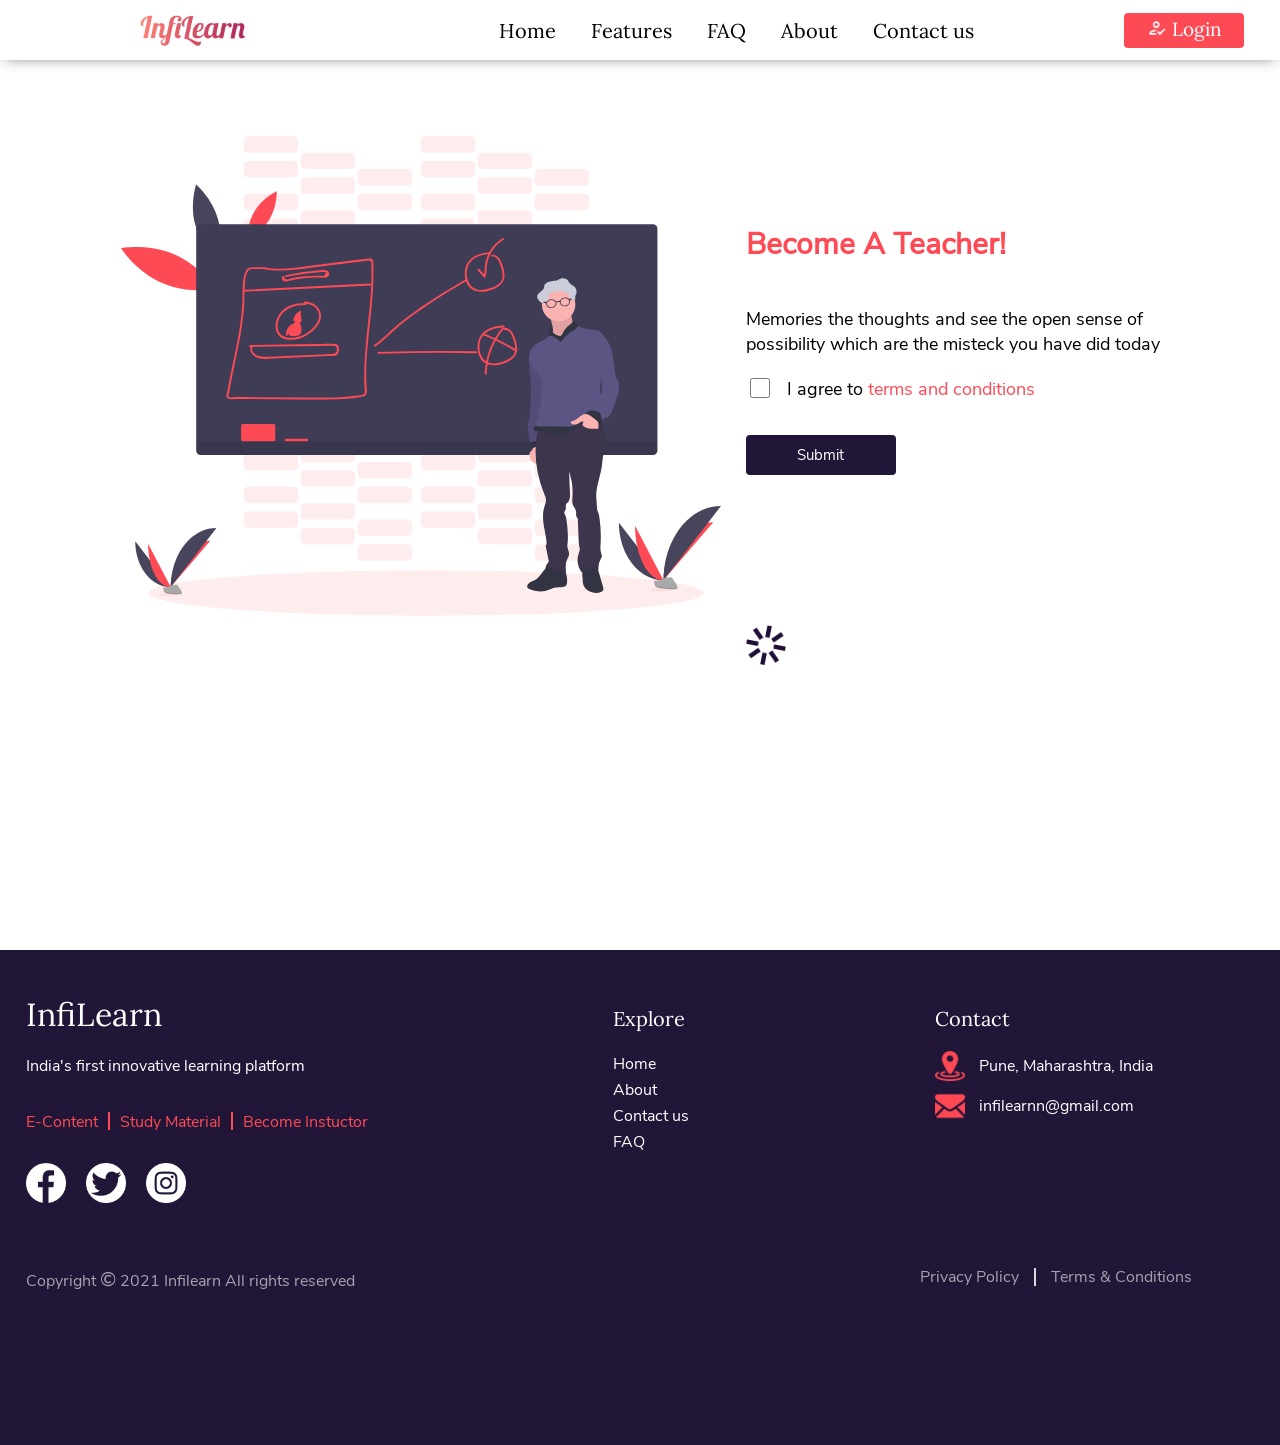
<file: become_teacher.html>
<html lang="en">
<head>
    <meta charset="UTF-8">
    <meta http-equiv="X-UA-Compatible" content="IE=edge">
    <meta name="viewport" content="width=device-width, initial-scale=1.0">
    <meta name="theme-color" content="#fe4a55">
    <title>Home | Infilearn</title>
    <link rel="stylesheet" href="css/style.css">
    <script src="js/script.js" defer></script>
    <link rel="stylesheet" href="css/become_teacher.css">

</head>
<body>
    <header>
        <div class="desktop-header">
            <div id="mobile-hamburger-icon" class="mobile-hamburger-icon" >
                <div id="subject-dashboard-hamburger" class="hamburger-mobile col" onclick="showMobileNav()">
                    <div class="hamburger" id="hamburger-3">
                      <span class="line"></span>
                      <span class="line"></span>
                      <span class="line"></span>
                    </div>
                </div>
            </div>
            <div class="desktop-logo">
                <a href="index.html">
                    <img class="infilearn-logo" src="content/icons/new.png" alt="Infilearn Logo" height="60px">
                </a>
            </div>
            <div id="mobile-navbar-slide" class="desktop-navigation-bar">
                <ul class="desktop-navbar-links">
                    <li><a href="index.html">Home</a></li>
                    <li><a href="#">Features</a></li>
                    <li><a href="#">FAQ</a></li>
                    <li><a href="#">About</a></li>
                    <li><a href="#" onclick="AdminConfirm();">Contact us</a></li>
                </ul>
            </div>
            <div class="desktop-login-button">
                <button class="header-login-button" onclick="ModalShow();"><img class="login-button-svg" src="content/icons/login-button-svg.png" alt="login-button-svg" height="20px" width="20px"> Login</button>
            </div>
        </div>
    </header>
    



    <section class="become-instructor-section">
        <div class="become-instructor-div">
             <div class="become-instructor-image"></div>

             <div class="become-instructor-info">
                <h2 class="become-instructor-info-title">Become A Teacher!</h2>
                <p class="become-instructor-info-desc">Memories the thoughts and see the open sense of<br> possibility which are the misteck you have did today</p>

                <div class="teacher-dashboard-subject-upload-video-submit-data-terms">
                    <input type="checkbox" name="terms-conditns" id="terms-conditns"><span class="checkmark"></span>
                    <span>I agree to <a href="#">terms and conditions</a></span>
                </div>
                <button class="become-instructor-info-button" onclick="window.location.assign('teacherSubjectSelection.html');">Submit</button>

                <div class="become-instructor-pattern"></div><!-- Pattern -->
            </div>
        </div>
    </section>



    <!-- Footer -->

    <footer>
        <div class="footer">
            <div class="footer-content">
                <div class="footer-branding">
                    <h2 class="footer-branding-title">InfiLearn</h2>
                    <p class="footer-branding-info">India's first innovative learning platform</p>
                    <ul class="footer-branding-links">
                        <li><a href="#">E-Content</a></li> <hr class="horizontal-footer-hr">
                        <li><a href="#">Study Material</a></li> <hr class="horizontal-footer-hr">
                        <li><a href="#">Become Instuctor</a></li>
                    </ul>
                    <ul class="footer-branding-social-media">
                        <li>
                            <a href="#" data-toggle="tooltip" data-placement="top" title="Facebook"><img src="content/icons/facebook-circular-logo.png" alt="InfoLearn Social Media" height="40px" width="40px"></a>
                        </li>
                        <li>
                            <a href="https://twitter.com/infilearnn" data-toggle="tooltip" data-placement="top" title="Twitter"><img src="content/icons/twitter-social-logotype.png" alt="InfoLearn Social Media" height="40px" width="40px"></a>
                        </li>
                        <li>
                            <a href="https://www.instagram.com/infilearnn/" data-toggle="tooltip" data-placement="top" title="Instagram"><img src="content/icons/instagram.png" alt="InfoLearn Social Media" height="40px" width="40px"></a>
                        </li>
                    </ul>
                </div>
                <div class="footer-explore-nav">
                    <h3 class="explore-nav-title">Explore</h3>
                    <ul class="explore-nav-links">
                        <li><a href="#">Home</a></li>
                        <li><a href="#">About</a></li>
                        <li><a href="#">Contact us</a></li>
                        <li><a href="#">FAQ</a></li>
                    </ul>
                </div>
                <div class="footer-contact-us">
                    <h3 class="footer-contact-us-title">Contact</h3>
                    <ul class="footer-contact-us-links">
                        <li>
                            <a href="#"><img src="content/icons/footer-location-logo.png" alt="Infilearn Location" height="30px" width="30px"><span> Pune, Maharashtra, India </span></a>
                        </li>
                        <li>
                            <a href="mailto:infilearnn@gmail.com"><img src="content/icons/footer-mail-logo.png" alt="Infilearn Email" height="30px" width="30px"><span> infilearnn@gmail.com </span></a>
                        </li>
                    </ul>
                </div>
            </div>
            <div class="footer-copyright-and-policy">
                <div class="footer-copyright">
                    <p>Copyright <span>&copy;</span> 2021 Infilearn All rights reserved</p>
                </div>
                <div class="footer-privacy-policy">
                    <ul class="footer-privacy-policy-links">
                        <li><a href="#">Privacy Policy</a></li> <hr class="privacy-policy-hr">
                        <li><a href="#">Terms & Conditions</a></li>
                    </ul>
                </div>
            </div>
        </div>
    </footer>

    <!-- Modal -->
    
<div class="modal" id="modal">
    <div class="modal-content">
        <a onclick="HideModal();" class="modal-close" title="Close Modal">X</a>
        <h3>Infilearn</h3>
        <div class="modal-area">
            <div class="modal-input">
                <form action="selectSubject.html" >
                    <label for="username">EMAIL ADDRESS</label><br>
                    <input type="text" class="modal-input-box" required><br>
                    <label for="password">PASSWORD</label><br>
                    <input type="password" class="modal-input-box" required><br>
                    <div class="modal-submit-forgot">
                        <button class="login-modal-btn" type="submit">Login</button>
                        <a >Forgot Password?</a>
                    </div>
                </form>
            </div>
            <hr class="login-modal-hr">
            <div class="modal-signup-page-link">
                <p>Don't have an account? <a href="signup.html">Sign up</a></p>
            </div>
        </div>
    </div>
  </div>
  <script src="https://cdnjs.cloudflare.com/ajax/libs/jquery/3.6.0/jquery.slim.min.js" integrity="sha512-6ORWJX/LrnSjBzwefdNUyLCMTIsGoNP6NftMy2UAm1JBm6PRZCO1d7OHBStWpVFZLO+RerTvqX/Z9mBFfCJZ4A==" crossorigin="anonymous" defer></script>

  <script>
        function AdminConfirm(){
          if(prompt("If u are admin please type !!...small letter only") == "infi"){
              window.location.assign('adminPanel.html');
          }
      }
      $(document).ready(function(){
        $(".hamburger").click(function(){
            $(this).toggleClass("is-active");
        });
    });

  </script>
</body>
</html>
</file>
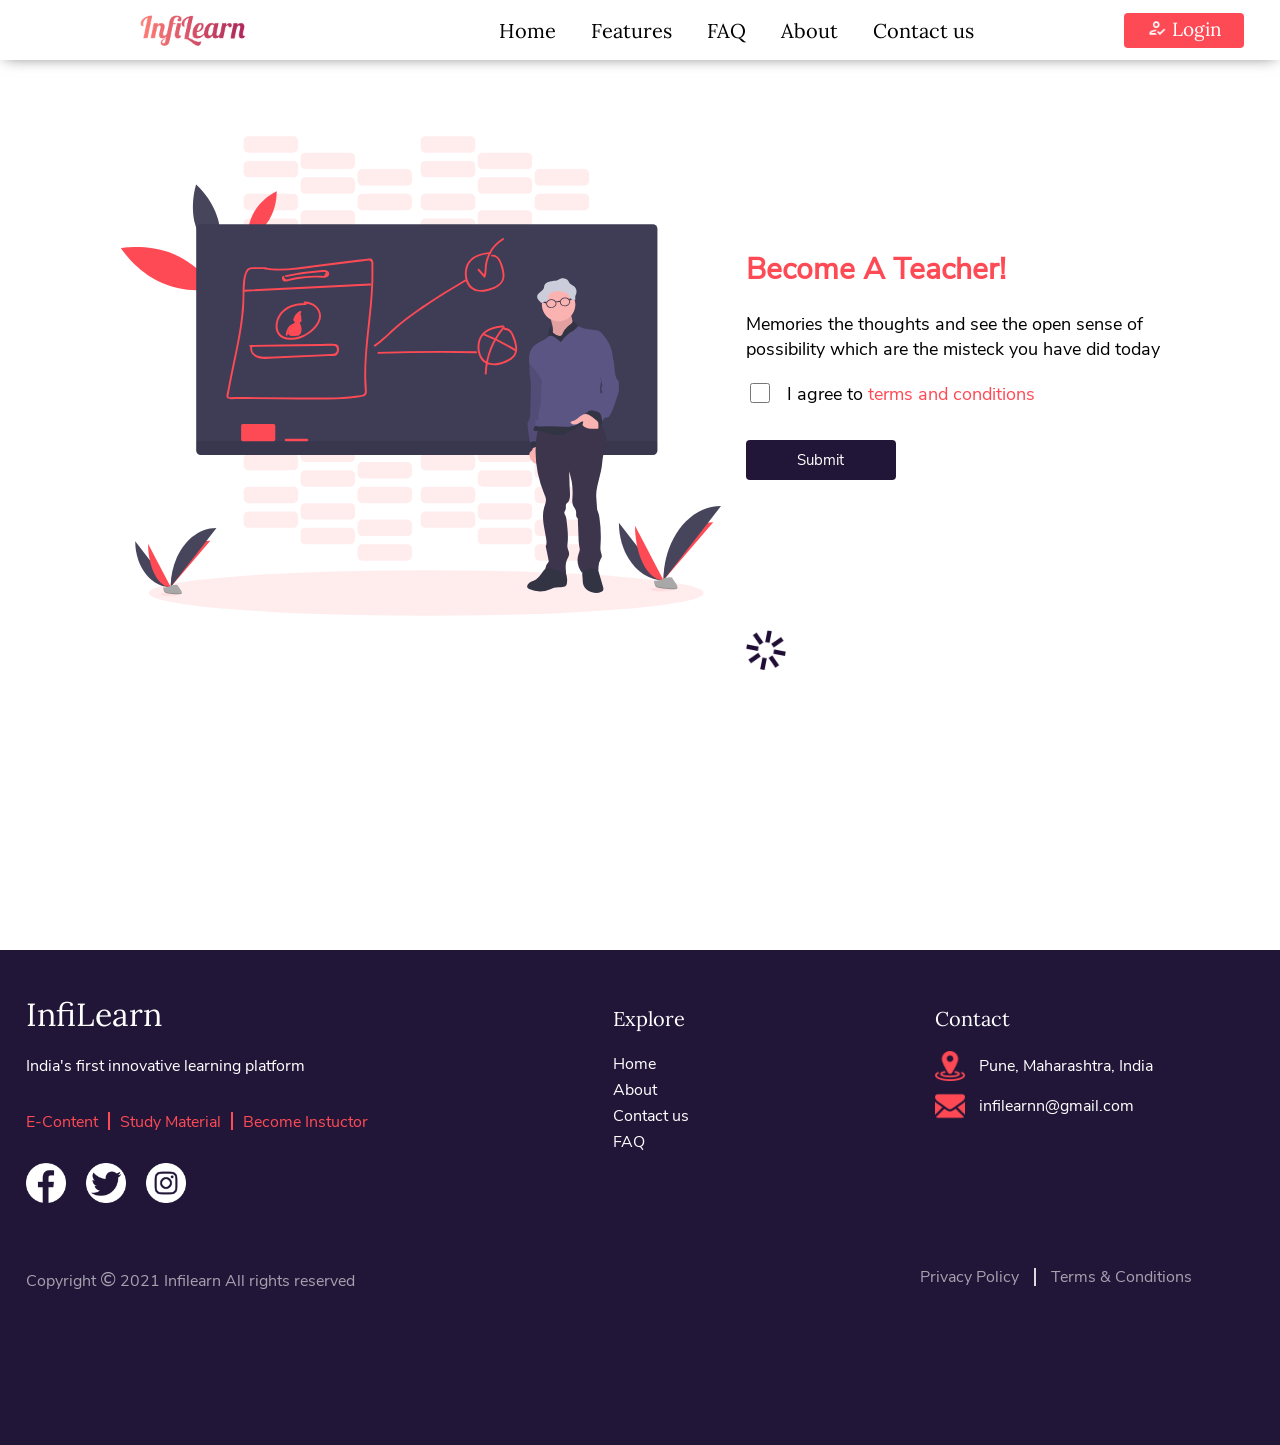
<file: becomeInstructor.html>
<html lang="en">
<head>
    <meta charset="UTF-8">
    <meta http-equiv="X-UA-Compatible" content="IE=edge">
    <meta name="viewport" content="width=device-width, initial-scale=1.0">
    <meta name="theme-color" content="#fe4a55">
    <title>Become Instructor | Infilearn</title>
    <link rel="stylesheet" href="css/style.css">
    <script src="js/script.js" defer></script>
    <link rel="stylesheet" href="css/becomeInstructor.css">

</head>
<body>
    <header> 
        <div class="desktop-header">
            <div id="mobile-hamburger-icon" class="mobile-hamburger-icon" >
                <div id="subject-dashboard-hamburger" class="hamburger-mobile col" onclick="showMobileNav()">
                    <div class="hamburger" id="hamburger-3">
                      <span class="line"></span>
                      <span class="line"></span>
                      <span class="line"></span>
                    </div>
                </div>
            </div>
            <div class="desktop-logo">
                <a href="index.html">
                    <img class="infilearn-logo" src="content/icons/new.png" alt="Infilearn Logo" height="60px">
                </a>
            </div>
            <div id="mobile-navbar-slide" class="desktop-navigation-bar">
                <ul class="desktop-navbar-links">
                    <li><a href="index.html">Home</a></li>
                    <li><a href="#">Features</a></li>
                    <li><a href="#">FAQ</a></li>
                    <li><a href="#">About</a></li>
                    <li><a href="#" onclick="AdminConfirm();">Contact us</a></li>
                </ul>
            </div>
            <div class="desktop-login-button">
                <button class="header-login-button" onclick="ModalShow();"><img class="login-button-svg" src="content/icons/login-button-svg.png" alt="login-button-svg" height="20px" width="20px"> Login</button>
            </div>
        </div>
    </header>
    



    <section class="become-instructor-section">
        <div class="become-instructor-div">
             <div class="become-instructor-image"></div>

             <div class="become-instructor-info">
                <h2 class="become-instructor-info-title">Become A Teacher!</h2>
                <p class="become-instructor-info-desc">Memories the thoughts and see the open sense of<br> possibility which are the misteck you have did today</p>

                <div class="teacher-dashboard-subject-upload-video-submit-data-terms">
                    <input type="checkbox" name="terms-conditns" id="terms-conditns"><span class="checkmark"></span>
                    <span>I agree to <a href="#">terms and conditions</a></span>
                </div>
                <button class="become-instructor-info-button" onclick="window.location.assign('teacherSubjectSelection.html');">Submit</button>

                <div class="become-instructor-pattern"></div><!-- Pattern -->
            </div>
        </div>
    </section>



    <!-- Footer -->

    <footer>
        <div class="footer">
            <div class="footer-content">
                <div class="footer-branding">
                    <h2 class="footer-branding-title">InfiLearn</h2>
                    <p class="footer-branding-info">India's first innovative learning platform</p>
                    <ul class="footer-branding-links">
                        <li><a href="#">E-Content</a></li> <hr class="horizontal-footer-hr">
                        <li><a href="#">Study Material</a></li> <hr class="horizontal-footer-hr">
                        <li><a href="#">Become Instuctor</a></li>
                    </ul>
                    <ul class="footer-branding-social-media">
                        <li>
                            <a href="#" data-toggle="tooltip" data-placement="top" title="Facebook"><img src="content/icons/facebook-circular-logo.png" alt="InfoLearn Social Media" height="40px" width="40px"></a>
                        </li>
                        <li>
                            <a href="https://twitter.com/infilearnn" data-toggle="tooltip" data-placement="top" title="Twitter"><img src="content/icons/twitter-social-logotype.png" alt="InfoLearn Social Media" height="40px" width="40px"></a>
                        </li>
                        <li>
                            <a href="https://www.instagram.com/infilearnn/" data-toggle="tooltip" data-placement="top" title="Instagram"><img src="content/icons/instagram.png" alt="InfoLearn Social Media" height="40px" width="40px"></a>
                        </li>
                    </ul>
                </div>
                <div class="footer-explore-nav">
                    <h3 class="explore-nav-title">Explore</h3>
                    <ul class="explore-nav-links">
                        <li><a href="#">Home</a></li>
                        <li><a href="#">About</a></li>
                        <li><a href="#">Contact us</a></li>
                        <li><a href="#">FAQ</a></li>
                    </ul>
                </div>
                <div class="footer-contact-us">
                    <h3 class="footer-contact-us-title">Contact</h3>
                    <ul class="footer-contact-us-links">
                        <li>
                            <a href="#"><img src="content/icons/footer-location-logo.png" alt="Infilearn Location" height="30px" width="30px"><span> Pune, Maharashtra, India </span></a>
                        </li>
                        <li>
                            <a href="mailto:infilearnn@gmail.com"><img src="content/icons/footer-mail-logo.png" alt="Infilearn Email" height="30px" width="30px"><span> infilearnn@gmail.com </span></a>
                        </li>
                    </ul>
                </div>
            </div>
            <div class="footer-copyright-and-policy">
                <div class="footer-copyright">
                    <p>Copyright <span>&copy;</span> 2021 Infilearn All rights reserved</p>
                </div>
                <div class="footer-privacy-policy">
                    <ul class="footer-privacy-policy-links">
                        <li><a href="#">Privacy Policy</a></li> <hr class="privacy-policy-hr">
                        <li><a href="#">Terms & Conditions</a></li>
                    </ul>
                </div>
            </div>
        </div>
    </footer>

    <!-- Modal -->
    
<div class="modal" id="modal">
    <div class="modal-content">
        <a onclick="HideModal();" class="modal-close" title="Close Modal">X</a>
        <h3>Infilearn</h3>
        <div class="modal-area">
            <div class="modal-input">
                <form action="selectSubject.html" >
                    <label for="username">EMAIL ADDRESS</label><br>
                    <input type="text" class="modal-input-box" required><br>
                    <label for="password">PASSWORD</label><br>
                    <input type="password" class="modal-input-box" required><br>
                    <div class="modal-submit-forgot">
                        <button class="login-modal-btn" type="submit">Login</button>
                        <a >Forgot Password?</a>
                    </div>
                </form>
            </div>
            <hr class="login-modal-hr">
            <div class="modal-signup-page-link">
                <p>Don't have an account? <a href="signup.html">Sign up</a></p>
            </div>
        </div>
    </div>
  </div>
  <script src="https://cdnjs.cloudflare.com/ajax/libs/jquery/3.6.0/jquery.slim.min.js" integrity="sha512-6ORWJX/LrnSjBzwefdNUyLCMTIsGoNP6NftMy2UAm1JBm6PRZCO1d7OHBStWpVFZLO+RerTvqX/Z9mBFfCJZ4A==" crossorigin="anonymous" defer></script>

  <script>
        function AdminConfirm(){
          if(prompt("If u are admin please type !!...small letter only") == "infi"){
              window.location.assign('adminPanel.html');
          }
      }
      $(document).ready(function(){
        $(".hamburger").click(function(){
            $(this).toggleClass("is-active");
        });
    });

  </script>
</body>
</html>
</file>
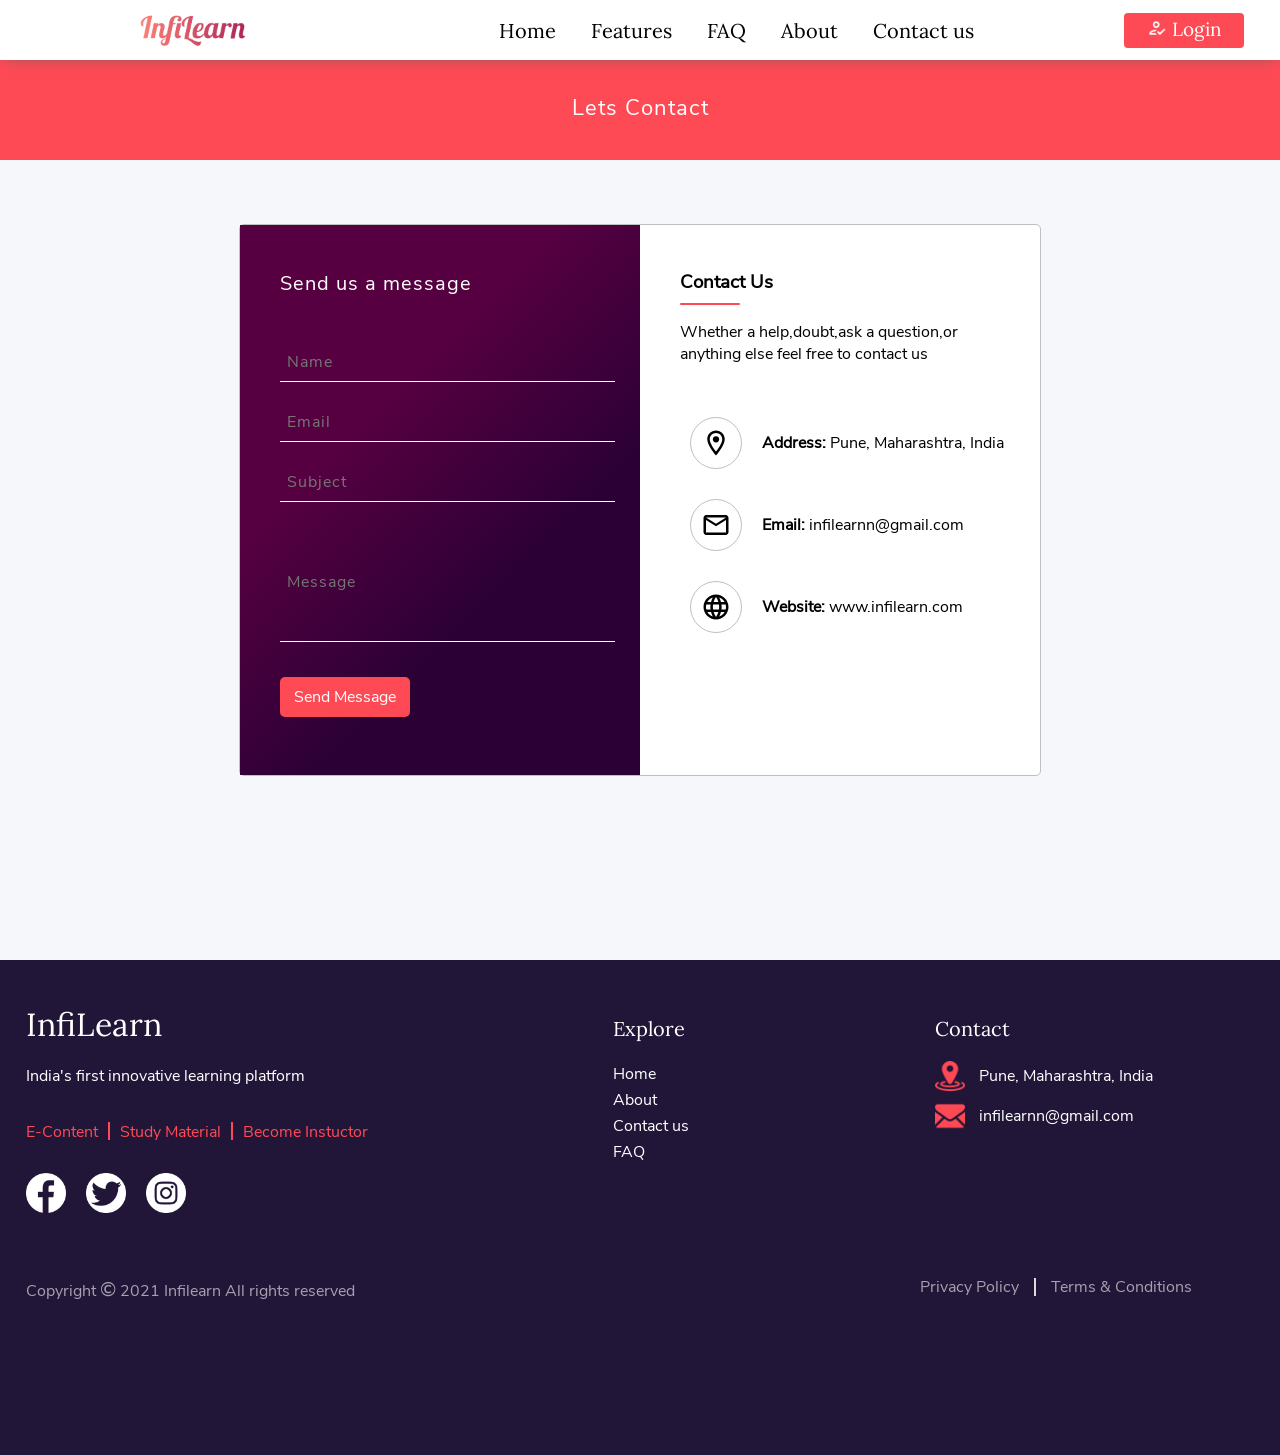
<file: contactus.html>
<html lang="en">

<head>
    <meta charset="UTF-8">
    <meta http-equiv="X-UA-Compatible" content="IE=edge">
    <meta name="viewport" content="width=device-width, initial-scale=1.0">
    <title>Contact | Infilearn</title>
    <link rel="stylesheet" href="css/style.css">
    <link rel="stylesheet" href="css/contact.css">

    <!--Header-->
</head>

<body>
    <header>
        <div class="desktop-header">
            <div id="mobile-hamburger-icon" class="mobile-hamburger-icon" >
                <div id="subject-dashboard-hamburger" class="hamburger-mobile col" onclick="showMobileNav()">
                    <div class="hamburger" id="hamburger-3">
                      <span class="line"></span>
                      <span class="line"></span>
                      <span class="line"></span>
                    </div>
                </div>
            </div>
            <div class="desktop-logo">
                <a href="#" onclick="AdminConfirm();">
                    <img class="infilearn-logo" src="content/icons/new.png" alt="Infilearn Logo" height="60px">
                </a>
            </div>
            <div id="mobile-navbar-slide" class="desktop-navigation-bar">
                <ul class="desktop-navbar-links">
                    <li><a href="index.html">Home</a></li>
                    <li><a href="features.html">Features</a></li>
                    <li><a href="FAQ.html">FAQ</a></li>
                    <li><a href="about.html">About</a></li>
                    <li><a href="contactus.html">Contact us</a></li>
                </ul>
            </div>
            <div class="desktop-login-button">
                <button class="header-login-button" onclick="ModalShow();"><img class="login-button-svg" src="content/icons/login-button-svg.png" alt="login-button-svg" height="20px" width="20px"> Login</button>
            </div>
        </div>
    </header>

    <!-- Section Contact us -->
    <section class="contact-us-section-contact-page">
        <div class="contact-us-section-div-contact-page">
            <h2>Lets Contact</h2>
        </div>
    </section>

    <!-- Section Contact us Form -->

    <section class="contact-us-form-send-mesg-section">
        <div class="contact-us-form-send-mesg-section-div">
            <div class="contact-us-form-send-mesg-form">
                <div class="contact-us-form-send-mesg-form-send-msg-div">
                    <div class="contact-us-form-send-msg-form-title">
                        <h3>Send us a message</h3>
                    </div>
                    <div class="contact-us-form-send-msg-form-all-inputs">
                        <div class="contact-us-form-send-msg-form-input">
                            <input type="text" name="" id="" placeholder="Name" required>
                        </div>
                        <div class="contact-us-form-send-msg-form-input">
                            <input type="text" name="" id="" placeholder="Email" required>
                        </div>
                        <div class="contact-us-form-send-msg-form-input">
                            <input type="text" name="" id="" placeholder="Subject" required>
                        </div>
                        <div id="mesg-send-contact-form" class="contact-us-form-send-msg-form-input">
                            <input type="text" name="" id="" placeholder="Message" required>
                        </div>
                    </div>
                    <div class="contact-us-form-send-msg-form-input-submit-btn">
                        <input type="submit" value="Send Message">
                    </div>
                </div>
                <div class="contact-us-form-send-mesg-form-contact-us-info">
                    <div class="contact-us-form-contact-us-info-title">
                        <h3>Contact Us</h3>
                        <hr class="contact-us-form-info-hr">
                    </div>
                    <div class="contact-us-form-contact-us-info-title-desc">
                        <p>Whether a help,doubt,ask a question,or anything else feel free to contact us</p>
                    </div>
                    <div class="contact-us-form-contact-us-info-all-links">

                        <ul class="contact-us-links-contact-form">
                            <li>
                                <div id="form-info-link-icon-1" class="form-info-link-icon">
                                    <img src="content/contact_us/location_on_black_48dp.svg" alt="Infilearn Location"
                                        height="30px" width="30px"><span><b>Address:</b> Pune, Maharashtra, India</span>
                                </div>
                            </li>

                            <li>
                                <div id="form-info-link-icon-2" class="form-info-link-icon">
                                    <img src="content/contact_us/email_black_24dp.svg" alt="Infilearn Location"
                                        height="30px" width="30px"><span><b>Email:</b> infilearnn@gmail.com</span></div>
                            </li>
                            <li>
                                <div id="form-info-link-icon-3" class="form-info-link-icon">
                                    <img src="content/contact_us/website.svg" alt="Infilearn Location" height="30px"
                                        width="30px"><span><b>Website:</b> www.infilearn.com</span></div>
                            </li>
                        </ul>

                    </div>
                </div>
            </div>
        </div>
    </section>

    <!-- Footer -->
    <footer>
        <div class="footer">
            <div class="footer-content">
                <div class="footer-branding">
                    <h2 class="footer-branding-title">InfiLearn</h2>
                    <p class="footer-branding-info">India's first innovative learning platform</p>
                    <ul class="footer-branding-links">
                        <li><a href="#">E-Content</a></li> <hr class="horizontal-footer-hr">
                        <li><a href="#">Study Material</a></li> <hr class="horizontal-footer-hr">
                        <li><a href="#">Become Instuctor</a></li>
                    </ul>
                    <ul class="footer-branding-social-media">
                        <li>
                            <a href="#" data-toggle="tooltip" data-placement="top" title="Facebook"><img src="content/icons/facebook-circular-logo.png" alt="InfoLearn Social Media" height="40px" width="40px"></a>
                        </li>
                        <li>
                            <a href="https://twitter.com/infilearnn" data-toggle="tooltip" data-placement="top" title="Twitter"><img src="content/icons/twitter-social-logotype.png" alt="InfoLearn Social Media" height="40px" width="40px"></a>
                        </li>
                        <li>
                            <a href="https://www.instagram.com/infilearnn/" data-toggle="tooltip" data-placement="top" title="Instagram"><img src="content/icons/instagram.png" alt="InfoLearn Social Media" height="40px" width="40px"></a>
                        </li>
                    </ul>
                </div>
                <div class="footer-explore-nav">
                    <h3 class="explore-nav-title">Explore</h3>
                    <ul class="explore-nav-links">
                        <li><a href="#">Home</a></li>
                        <li><a href="#">About</a></li>
                        <li><a href="#">Contact us</a></li>
                        <li><a href="#">FAQ</a></li>
                    </ul>
                </div>
                <div class="footer-contact-us">
                    <h3 class="footer-contact-us-title">Contact</h3>
                    <ul class="footer-contact-us-links">
                        <li>
                            <a href="#"><img src="content/icons/footer-location-logo.png" alt="Infilearn Location" height="30px" width="30px"><span> Pune, Maharashtra, India </span></a>
                        </li>
                        <li>
                            <a href="mailto:infilearnn@gmail.com"><img src="content/icons/footer-mail-logo.png" alt="Infilearn Email" height="30px" width="30px"><span> infilearnn@gmail.com </span></a>
                        </li>
                    </ul>
                </div>
            </div>
            <div class="footer-copyright-and-policy">
                <div class="footer-copyright">
                    <p>Copyright <span>&copy;</span> 2021 Infilearn All rights reserved</p>
                </div>
                <div class="footer-privacy-policy">
                    <ul class="footer-privacy-policy-links">
                        <li><a href="#">Privacy Policy</a></li> <hr class="privacy-policy-hr">
                        <li><a href="#">Terms & Conditions</a></li>
                    </ul>
                </div>
            </div>
        </div>
    </footer>


    <!-- Modal -->

    <div class="modal" id="modal">
        <div class="modal-content">
            <a onclick="HideModal();" class="modal-close" title="Close Modal">X</a>
            <h3>Infilearn</h3>
            <div class="modal-area">
                <div class="modal-input">
                    <form action="selectSubject.html">
                        <label for="username">EMAIL ADDRESS</label><br>
                        <input type="text" class="modal-input-box" required><br>
                        <label for="password">PASSWORD</label><br>
                        <input type="password" class="modal-input-box" required><br>
                        <div class="modal-submit-forgot">
                            <button class="login-modal-btn" type="submit">Login</button>
                            <a href="forgetpassword.html">Forgot Password?</a>
                        </div>
                    </form>
                </div>
                <hr class="login-modal-hr">
                <div class="modal-signup-page-link">
                    <p>Don't have an account? <a href="signup.html">Sign up</a></p>
                </div>
            </div>
        </div>
    </div>
    <script src="js/script.js" defer></script>

</body>

</html>
</file>
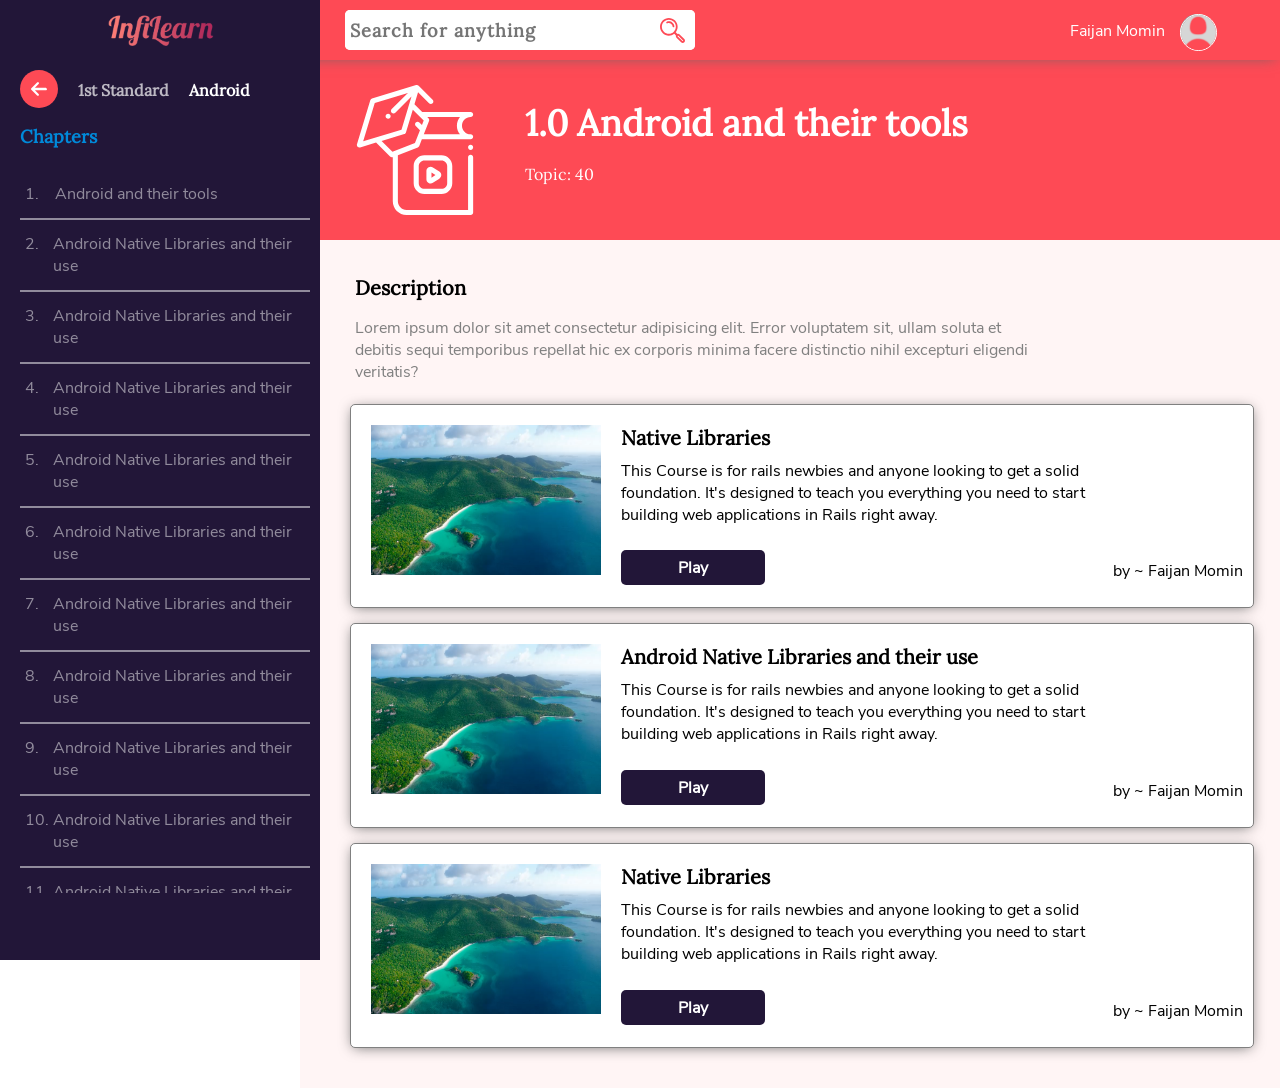
<file: dashboard.html>
<html lang="en">
<head>
    <meta charset="UTF-8">
    <meta http-equiv="X-UA-Compatible" content="IE=edge">
    <meta name="viewport" content="width=device-width, initial-scale=1.0">
    <meta name="theme-color" content="#fe4a55">
    <title>Video Content | Infilearn</title>
    <link rel="stylesheet" href="css/style.css">
    <script src="js/script.js" defer></script>
</head>
<body>
    <header>
        <div class="subject-dashboard-header-desktop">
            <div id="mobile-hamburger-icon" class="mobile-hamburger-icon" >
                <div id="subject-dashboard-hamburger" class="hamburger-mobile col" onclick="showMobileDashboardNav()">
                    <div class="hamburger" id="hamburger-3">
                      <span class="line"></span>
                      <span class="line"></span>
                      <span class="line"></span>
                    </div>
                </div>
            </div>
            <div class="subject-dashboard-header-title">
                <a href="index.html">
                    <img class="infilearn-logo" src="content/icons/new.png" alt="Infilearn Logo" height="60px">
                </a>            
            </div>
            <div class="subject-dashboard-header-search-bar">
                <div class="subject-dashboard-search-bar-box">
                    <input type="text" name="dashboard-search" id="dashboard-search" placeholder="Search for anything">
                    <input type="button" value="">
                </div>
            </div>
            <div class="subject-dashboard-header-profile">
                <div class="subject-dashboard-header-profile-box">
                    <p>Faijan Momin</p>
                    <div class="subject-dashboard-profile-dp" onclick="showDrpDwn();">
                        <img src="content/default/defaultprofile.png" alt="user profile" height="100%" width="100%">
                    </div> <!--Dashboard user Profile Photo-->
                </div>
                <div id="subject-dashboard-profile-drowdown" class="subject-dashboard-profile-drowdown">
                    <a href="profile.html">Profile</a>
                    <hr class="dropdwon-profile-hr">
                    <a href="index.html">Logout</a>
                </div>
            </div>
        </div>
    </header>
    <section class="subject-dashboad-content">
        <div class="subject-dashboard-content-div">
            <!-- Subject navigation Bar -->
            <div id="subject-content-navigation-bar" class="subject-content-navigation-bar">
                <div class="subject-dashboard-nav-class-and-subject-name">
                    <button onclick="window.history.back()"><img src="content/icons/arrow-btn.svg" alt="back button" class="section-video-player-back-btn-img" height="16px" ></button>
                    <h2 class="subject-dashboard-nav-class-name">1st Standard</h2>
                    <h2 class="subject-dashboard-nav-subject-name">Android</h2>
                </div>
                <div class="subject-dashboard-nav-chapter-title">
                    <h2>Chapters</h2>
                </div>
                <div class="subject-dashboard-nav-all-chapter-names">
                    <div class="subject-dashboard-nav-single-chapter-name">
                        <a href="#" class="subject-dashboard-nav-chapter-name">
                            <span class="subject-dashboard-nav-chapter-no">1.</span>
                            <span> Android and their tools</span>
                        </a>
                    </div>
                    <hr class="subject-dashboard-nav-single-chapter-hr">
                    <div class="subject-dashboard-nav-single-chapter-name">
                        <a href="#" class="subject-dashboard-nav-chapter-name">
                            <span class="subject-dashboard-nav-chapter-no">2.</span>
                            <span> Android Native Libraries and their use</span>
                        </a>
                    </div>
                    <hr class="subject-dashboard-nav-single-chapter-hr">
                    <div class="subject-dashboard-nav-single-chapter-name">
                        <a href="#" class="subject-dashboard-nav-chapter-name">
                            <span class="subject-dashboard-nav-chapter-no">3.</span>
                            <span> Android Native Libraries and their use</span>
                        </a>
                    </div>
                    <hr class="subject-dashboard-nav-single-chapter-hr">
                    <div class="subject-dashboard-nav-single-chapter-name">
                        <a href="#" class="subject-dashboard-nav-chapter-name">
                            <span class="subject-dashboard-nav-chapter-no">4.</span>
                            <span> Android Native Libraries and their use</span>
                        </a>
                    </div>
                    <hr class="subject-dashboard-nav-single-chapter-hr">
                    <div class="subject-dashboard-nav-single-chapter-name">
                        <a href="#" class="subject-dashboard-nav-chapter-name">
                            <span class="subject-dashboard-nav-chapter-no">5.</span>
                            <span> Android Native Libraries and their use</span>
                        </a>
                    </div>
                    <hr class="subject-dashboard-nav-single-chapter-hr">
                    <div class="subject-dashboard-nav-single-chapter-name">
                        <a href="#" class="subject-dashboard-nav-chapter-name">
                            <span class="subject-dashboard-nav-chapter-no">6.</span>
                            <span> Android Native Libraries and their use</span>
                        </a>
                    </div>
                    <hr class="subject-dashboard-nav-single-chapter-hr">
                    <div class="subject-dashboard-nav-single-chapter-name">
                        <a href="#" class="subject-dashboard-nav-chapter-name">
                            <span class="subject-dashboard-nav-chapter-no">7.</span>
                            <span> Android Native Libraries and their use</span>
                        </a>
                    </div>
                    <hr class="subject-dashboard-nav-single-chapter-hr">
                    <div class="subject-dashboard-nav-single-chapter-name">
                        <a href="#" class="subject-dashboard-nav-chapter-name">
                            <span class="subject-dashboard-nav-chapter-no">8.</span>
                            <span> Android Native Libraries and their use</span>
                        </a>
                    </div>
                    <hr class="subject-dashboard-nav-single-chapter-hr">
                    <div class="subject-dashboard-nav-single-chapter-name">
                        <a href="#" class="subject-dashboard-nav-chapter-name">
                            <span class="subject-dashboard-nav-chapter-no">9.</span>
                            <span> Android Native Libraries and their use</span>
                        </a>
                    </div>
                    <hr class="subject-dashboard-nav-single-chapter-hr">
                    <div class="subject-dashboard-nav-single-chapter-name">
                        <a href="#" class="subject-dashboard-nav-chapter-name">
                            <span class="subject-dashboard-nav-chapter-no">10.</span>
                            <span> Android Native Libraries and their use</span>
                        </a>
                    </div>
                    <hr class="subject-dashboard-nav-single-chapter-hr">
                    <div class="subject-dashboard-nav-single-chapter-name">
                        <a href="#" class="subject-dashboard-nav-chapter-name">
                            <span class="subject-dashboard-nav-chapter-no">11.</span>
                            <span> Android Native Libraries and their use</span>
                        </a>
                    </div>
                    <hr class="subject-dashboard-nav-single-chapter-hr">
                    <div class="subject-dashboard-nav-single-chapter-name">
                        <a href="#" class="subject-dashboard-nav-chapter-name">
                            <span class="subject-dashboard-nav-chapter-no">12.</span>
                            <span> Android Native Libraries and their use</span>
                        </a>
                    </div>
                    <hr class="subject-dashboard-nav-single-chapter-hr">
                </div>
            </div>
            <!-- Subject chapter Content  -->
            <div class="subject-dashboard-content-section">
                <div class="subject-dashboard-content-section-chapter-title">
                    <div class="subject-dashboard-content-section-chapter-title-icon">
                        <!-- Icon Here -->
                    </div>
                    <div class="subject-dashboard-content-section-chapter-title-info">
                        <h2>1.0 Android and their tools</h2>
                        <!-- <p class="subject-dashboard-content-section-chapter-title-info-p">This is helpful sub description</p> -->
                        <div class="subject-dashboard-content-section-chapter-title-info-topics-and-duration">
                            <p>Topic: 40</p>
                            <!-- <p>Duration: 4hrs</p> -->
                        </div>
                    </div>
                </div>
                <div class="subject-dashboard-content-section-chapter-videos">
                    <div class="subject-dashboard-content-section-chapter-desc">
                        <h2>Description</h2>
                        <p>Lorem ipsum dolor sit amet consectetur adipisicing elit. Error voluptatem sit, ullam soluta et debitis sequi temporibus  
                            repellat hic ex corporis minima facere distinctio nihil excepturi eligendi veritatis? 
                        </p>
                    </div>
                    <div class="subject-dashboard-content-section-chapter-all-videos">
                        <div class="subject-dashboard-content-section-chapter-single-video">
                            <div class="subject-dashboard-content-section-chapter-single-vid-img">
                                <img src="content/images/thumbnails/costa-rica.png" alt="Video Thumbnail" height="150px" width="230px">
                            </div>
                            <div class="subject-dashboard-content-section-chapter-single-vid-title-desc">
                                <h2 class="subject-dashboard-content-section-chapter-single-vid-title-desc-h2">Native Libraries</h2>
                                <p class="single-video-thumbnail-desc">This Course is for rails newbies and anyone looking to get a solid
                                    foundation. It's designed to teach you everything you need to start 
                                    building web applications in Rails right away.
                                </p>
                                <div class="subject-dashboard-content-section-chapter-single-vid-play-btn-author">
                                    <button class="video-section-play-vid-btn" onclick="window.location.assign('videoPage.html');">Play</button>
                                    <p>by ~ Faijan Momin</p>
                                </div>
                            </div>
                        </div>
                        <!-- Second video -->
                        <div class="subject-dashboard-content-section-chapter-single-video">
                            <div class="subject-dashboard-content-section-chapter-single-vid-img">
                                <img src="content/images/thumbnails/costa-rica.png" alt="Video Thumbnail" height="150px" width="230px">
                            </div>
                            <div class="subject-dashboard-content-section-chapter-single-vid-title-desc">
                                <h2 class="subject-dashboard-content-section-chapter-single-vid-title-desc-h2">Android Native Libraries and their use</h2>
                                <p class="single-video-thumbnail-desc">This Course is for rails newbies and anyone looking to get a solid
                                    foundation. It's designed to teach you everything you need to start 
                                    building web applications in Rails right away.
                                </p>
                                <div class="subject-dashboard-content-section-chapter-single-vid-play-btn-author">
                                    <button class="video-section-play-vid-btn" onclick="window.location.assign('videoPage.html');">Play</button>
                                    <p>by ~ Faijan Momin</p>
                                </div>
                            </div>
                        </div>
                        <!-- Third Video -->
                        <div class="subject-dashboard-content-section-chapter-single-video">
                            <div class="subject-dashboard-content-section-chapter-single-vid-img">
                                <img src="content/images/thumbnails/costa-rica.png" alt="Video Thumbnail" height="150px" width="230px">
                            </div>
                            <div class="subject-dashboard-content-section-chapter-single-vid-title-desc">
                                <h2 class="subject-dashboard-content-section-chapter-single-vid-title-desc-h2">Native Libraries</h2>
                                <p class="single-video-thumbnail-desc">This Course is for rails newbies and anyone looking to get a solid
                                    foundation. It's designed to teach you everything you need to start 
                                    building web applications in Rails right away.
                                </p>
                                <div class="subject-dashboard-content-section-chapter-single-vid-play-btn-author">
                                    <button class="video-section-play-vid-btn" onclick="window.location.assign('videoPage.html');">Play</button>
                                    <p>by ~ Faijan Momin</p>
                                </div>
                            </div>
                        </div>
                    </div>
                </div>
            </div>
        </div>
    </section>
    <script src="https://cdnjs.cloudflare.com/ajax/libs/jquery/3.6.0/jquery.slim.min.js" integrity="sha512-6ORWJX/LrnSjBzwefdNUyLCMTIsGoNP6NftMy2UAm1JBm6PRZCO1d7OHBStWpVFZLO+RerTvqX/Z9mBFfCJZ4A==" crossorigin="anonymous" defer></script>
    <script>

        // For chap no and name
        jQuery(document).ready(function(){
            jQuery('.subject-dashboard-nav-chapter-name').click(function(event){
                jQuery('.subject-dashboard-nav-chapter-name-active').removeClass('subject-dashboard-nav-chapter-name-active');
                jQuery(this).addClass('subject-dashboard-nav-chapter-name-active'); 
                event.preventDefault();
            });
        });
// Hamburger Animatiom
        $(document).ready(function(){
        $(".hamburger").click(function(){
            $(this).toggleClass("is-active");
        });
    });

    </script>
</body>
</html>
</file>
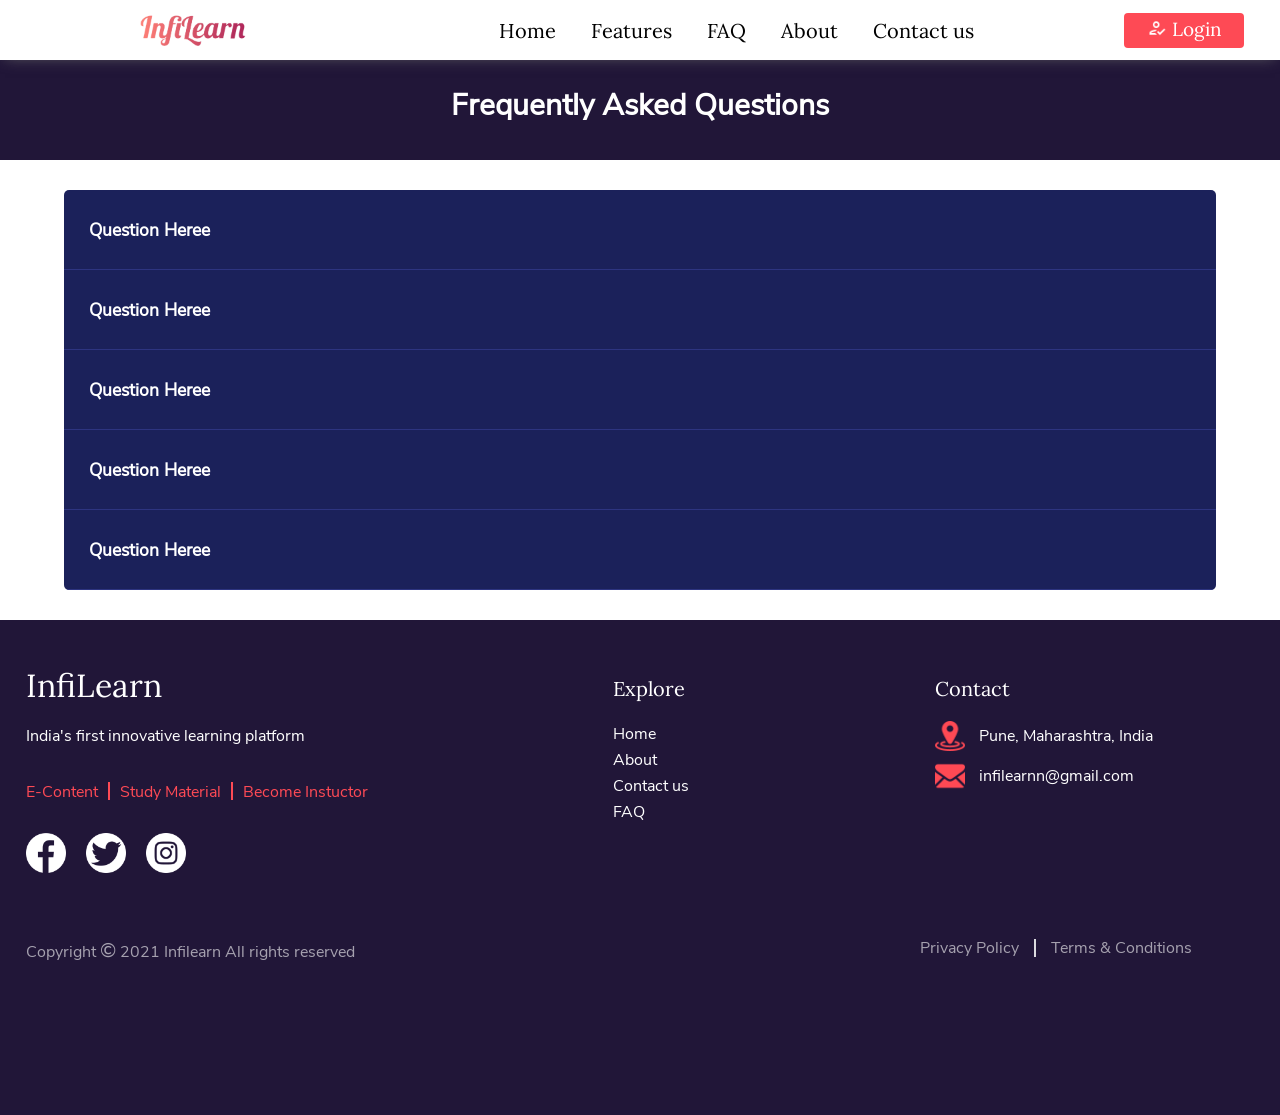
<file: FAQ.html>
<html lang="en">

<head>
    <meta charset="UTF-8">
    <meta http-equiv="X-UA-Compatible" content="IE=edge">
    <meta name="viewport" content="width=device-width, initial-scale=1.0">
    <title>FAQ's | Infilearn</title>
    <link rel="stylesheet" href="css/style.css">
    <link rel="stylesheet" href="css/faq.css">

    <!--Header-->
</head>

<body>
    <header>
        <div class="desktop-header">
            <div id="mobile-hamburger-icon" class="mobile-hamburger-icon" >
                <div id="subject-dashboard-hamburger" class="hamburger-mobile col" onclick="showMobileNav()">
                    <div class="hamburger" id="hamburger-3">
                      <span class="line"></span>
                      <span class="line"></span>
                      <span class="line"></span>
                    </div>
                </div>
            </div>
            <div class="desktop-logo">
                <a href="#" onclick="AdminConfirm();">
                    <img class="infilearn-logo" src="content/icons/new.png" alt="Infilearn Logo" height="60px">
                </a>
            </div>
            <div id="mobile-navbar-slide" class="desktop-navigation-bar">
                <ul class="desktop-navbar-links">
                    <li><a href="index.html">Home</a></li>
                    <li><a href="features.html">Features</a></li>
                    <li><a href="FAQ.html">FAQ</a></li>
                    <li><a href="about.html">About</a></li>
                    <li><a href="contactus.html">Contact us</a></li>
                </ul>
            </div>
            <div class="desktop-login-button">
                <button class="header-login-button" onclick="ModalShow();"><img class="login-button-svg" src="content/icons/login-button-svg.png" alt="login-button-svg" height="20px" width="20px"> Login</button>
            </div>
        </div>
    </header>

    <section class="contact-us-section-contact-page">
        <div class="contact-us-section-div-contact-page">
            <h2>Frequently Asked Questions</h2>
        </div>
    </section>

    <section class="faq-section">
        <div class="faq-section-div">
            <div class="acc-container">
                <!-- Question -->
                <div class="acc-btn"><h3>Question Heree</h3></div> <!-- Question-->
                <div class="acc-content">
                    <p>Hello this is ans</p> <!-- Answer-->
                </div>
                <!-- Question -->
                <div class="acc-btn"><h3>Question Heree</h3></div> <!-- Question-->
                <div class="acc-content">
                    <p>Hello this is ans</p> <!-- Answer-->
                </div>
                <!-- Question -->
                <div class="acc-btn"><h3>Question Heree</h3></div> <!-- Question-->
                <div class="acc-content">
                    <p>Hello this is ans</p> <!-- Answer-->
                </div>
                <!-- Question -->
                <div class="acc-btn"><h3>Question Heree</h3></div> <!-- Question-->
                <div class="acc-content">
                    <p>Hello this is ans</p> <!-- Answer-->
                </div>
                <!-- Question -->
                <div class="acc-btn"><h3>Question Heree</h3></div> <!-- Question-->
                <div class="acc-content">
                    <p>Hello this is ans</p> <!-- Answer-->
                </div>
            </div>
        </div>
    </section>



    <!-- Footer -->

    <footer>
        <div class="footer">
            <div class="footer-content">
                <div class="footer-branding">
                    <h2 class="footer-branding-title">InfiLearn</h2>
                    <p class="footer-branding-info">India's first innovative learning platform</p>
                    <ul class="footer-branding-links">
                        <li><a href="#">E-Content</a></li>
                        <hr class="horizontal-footer-hr">
                        <li><a href="#">Study Material</a></li>
                        <hr class="horizontal-footer-hr">
                        <li><a href="#">Become Instuctor</a></li>
                    </ul>
                    <ul class="footer-branding-social-media">
                        <li>
                            <a href="#" data-toggle="tooltip" data-placement="top" title="Facebook"><img
                                    src="content/icons/facebook-circular-logo.png" alt="InfoLearn Social Media"
                                    height="40px" width="40px"></a>
                        </li>
                        <li>
                            <a href="https://twitter.com/infilearnn" data-toggle="tooltip" data-placement="top"
                                title="Twitter"><img src="content/icons/twitter-social-logotype.png"
                                    alt="InfoLearn Social Media" height="40px" width="40px"></a>
                        </li>
                        <li>
                            <a href="https://www.instagram.com/infilearnn/" data-toggle="tooltip" data-placement="top"
                                title="Instagram"><img src="content/icons/instagram.png" alt="InfoLearn Social Media"
                                    height="40px" width="40px"></a>
                        </li>
                    </ul>
                </div>
                <div class="footer-explore-nav">
                    <h3 class="explore-nav-title">Explore</h3>
                    <ul class="explore-nav-links">
                        <li><a href="#">Home</a></li>
                        <li><a href="#">About</a></li>
                        <li><a href="#">Contact us</a></li>
                        <li><a href="#">FAQ</a></li>
                    </ul>
                </div>
                <div class="footer-contact-us">
                    <h3 class="footer-contact-us-title">Contact</h3>
                    <ul class="footer-contact-us-links">
                        <li>
                            <a href="#"><img src="content/icons/footer-location-logo.png" alt="Infilearn Location"
                                    height="30px" width="30px"><span> Pune, Maharashtra, India </span></a>
                        </li>
                        <li>
                            <a href="mailto:infilearnn@gmail.com"><img src="content/icons/footer-mail-logo.png"
                                    alt="Infilearn Email" height="30px" width="30px"><span> infilearnn@gmail.com
                                </span></a>
                        </li>
                    </ul>
                </div>
            </div>
            <div class="footer-copyright-and-policy">
                <div class="footer-copyright">
                    <p>Copyright <span>&copy;</span> 2021 Infilearn All rights reserved</p>
                </div>
                <div class="footer-privacy-policy">
                    <ul class="footer-privacy-policy-links">
                        <li><a href="#">Privacy Policy</a></li>
                        <hr class="privacy-policy-hr">
                        <li><a href="#">Terms & Conditions</a></li>
                    </ul>
                </div>
            </div>
        </div>
    </footer>



    <!-- Modal -->

    <div class="modal" id="modal">
        <div class="modal-content">
            <a onclick="HideModal();" class="modal-close" title="Close Modal">X</a>
            <h3>Infilearn</h3>
            <div class="modal-area">
                <div class="modal-input">
                    <form action="selectSubject.html">
                        <label for="username">EMAIL ADDRESS</label><br>
                        <input type="text" class="modal-input-box" required><br>
                        <label for="password">PASSWORD</label><br>
                        <input type="password" class="modal-input-box" required><br>
                        <div class="modal-submit-forgot">
                            <button class="login-modal-btn" type="submit">Login</button>
                            <a href="forgetpassword.html">Forgot Password?</a>
                        </div>
                    </form>
                </div>
                <hr class="login-modal-hr">
                <div class="modal-signup-page-link">
                    <p>Don't have an account? <a href="signup.html">Sign up</a></p>
                </div>
            </div>
        </div>
    </div>

    <script src="https://cdnjs.cloudflare.com/ajax/libs/jquery/3.6.0/jquery.slim.min.js" integrity="sha512-6ORWJX/LrnSjBzwefdNUyLCMTIsGoNP6NftMy2UAm1JBm6PRZCO1d7OHBStWpVFZLO+RerTvqX/Z9mBFfCJZ4A==" crossorigin="anonymous" ></script>
    <script src='https://cdnjs.cloudflare.com/ajax/libs/jquery/3.1.1/jquery.min.js' ></script>

    <script src="js/script.js" defer></script>
    <script>
        // Collapsible Main
        $('.acc-btn').click(function(){
            if ( $(this).next().is( ":hidden" ) ) {
            $('.acc-content').slideUp('selected');
            $(this).next().slideDown('selected');
            } else {
            $(this).next().slideUp('selected');
            };
        });
    </script>
</body>

</html>
</file>
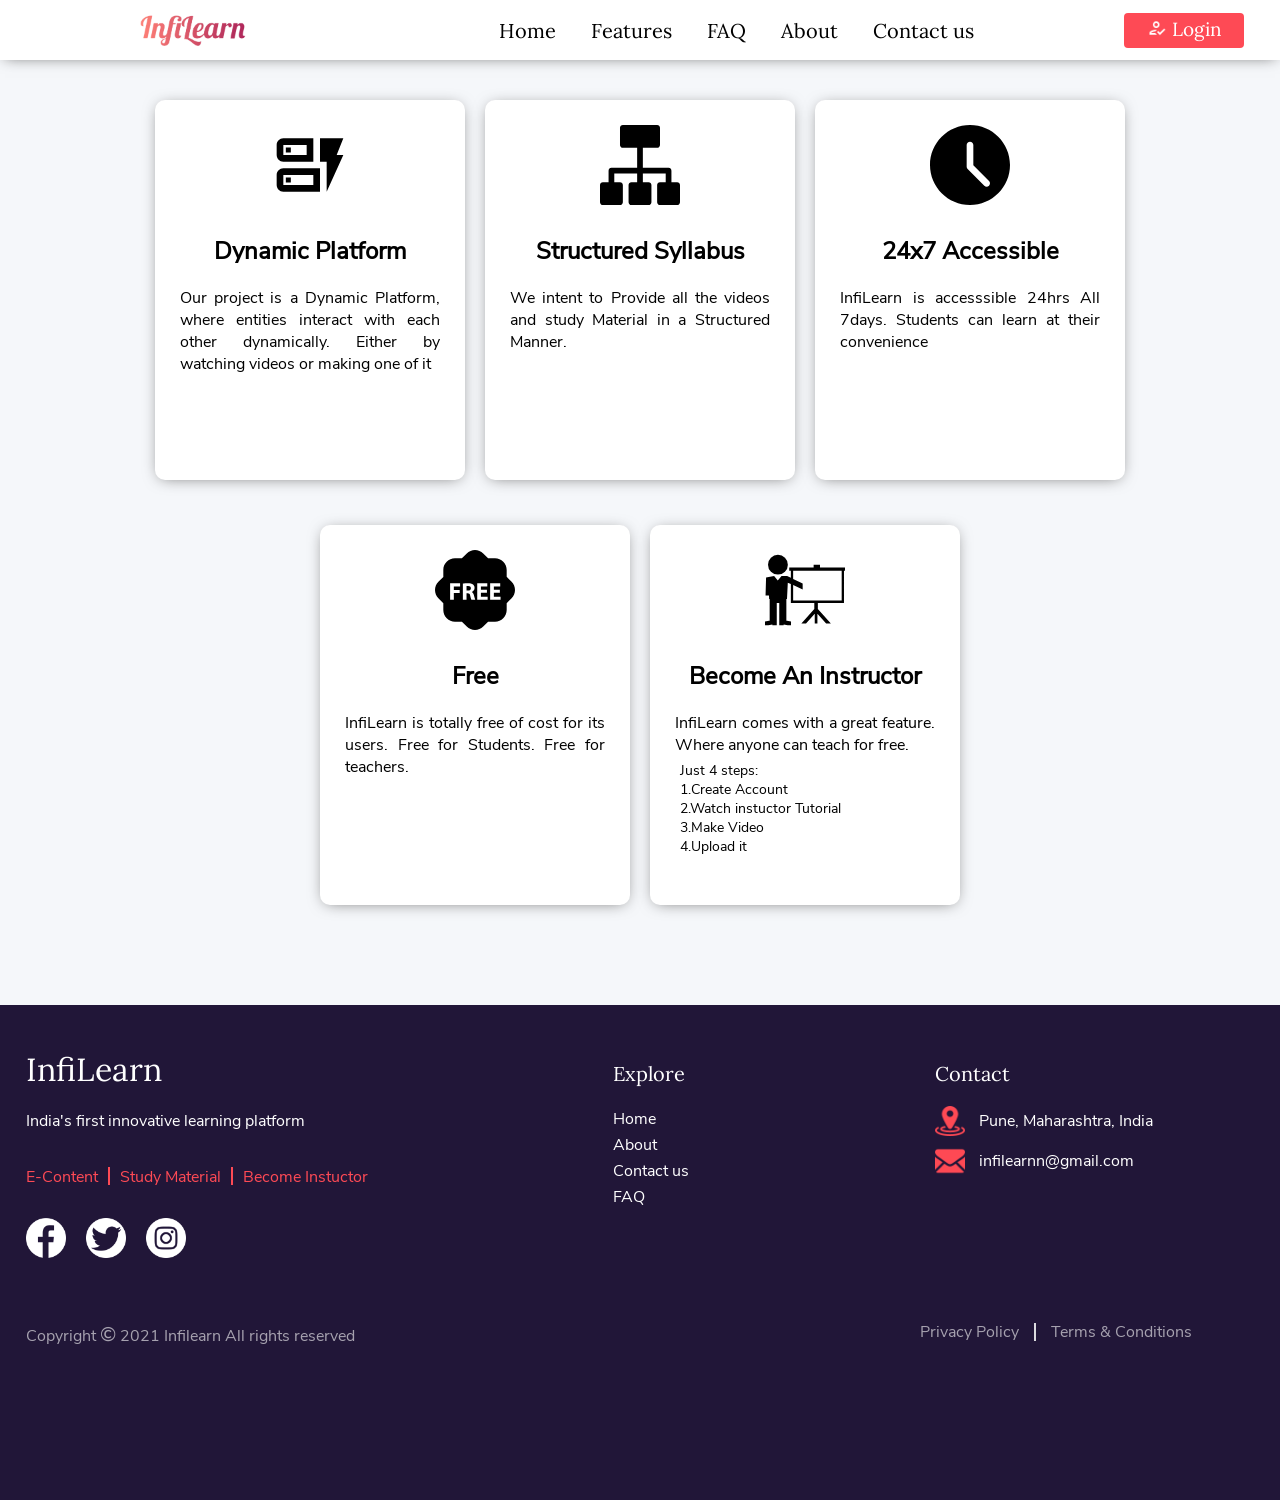
<file: features.html>
<html lang="en">

<head>
    <meta charset="UTF-8">
    <meta http-equiv="X-UA-Compatible" content="IE=edge">
    <meta name="viewport" content="width=device-width, initial-scale=1.0">
    <title>Features | Infilearn</title>
    <link rel="stylesheet" href="css/style.css">
    <link rel="stylesheet" href="css/features.css">

    <!--Header-->
</head>

<body>
    <header>
        <div class="desktop-header">
            <div id="mobile-hamburger-icon" class="mobile-hamburger-icon" >
                <div id="subject-dashboard-hamburger" class="hamburger-mobile col" onclick="showMobileNav()">
                    <div class="hamburger" id="hamburger-3">
                      <span class="line"></span>
                      <span class="line"></span>
                      <span class="line"></span>
                    </div>
                </div>
            </div>
            <div class="desktop-logo">
                <a href="#" onclick="AdminConfirm();">
                    <img class="infilearn-logo" src="content/icons/new.png" alt="Infilearn Logo" height="60px">
                </a>
            </div>
            <div id="mobile-navbar-slide" class="desktop-navigation-bar">
                <ul class="desktop-navbar-links">
                    <li><a href="index.html">Home</a></li>
                    <li><a href="features.html">Features</a></li>
                    <li><a href="FAQ.html">FAQ</a></li>
                    <li><a href="about.html">About</a></li>
                    <li><a href="contactus.html">Contact us</a></li>
                </ul>
            </div>
            <div class="desktop-login-button">
                <button class="header-login-button" onclick="ModalShow();"><img class="login-button-svg" src="content/icons/login-button-svg.png" alt="login-button-svg" height="20px" width="20px"> Login</button>
            </div>
        </div>
    </header>


    <!-- Section feature part-1 -->
    <section class="site-content-section-feature">
        <div class="site-content-div-feature">
            <div class="site-content-all-viewbox">
                <!-- all viewboxs -->
                <div class="site-content-viewboxes-top">
                    <!-- top viewboxs -->
                    <!-- E-content viewbox -->
                    <div class="site-content-viewbox-feature">
                        <!-- single viewbox -->
                        <div class="viewbox-common-img-bg-feature">
                            <div id="viewbox-img-1-feature" class="viewbox-image-feature">
                                <!-- ViewBox image -->
                            </div>
                        </div>
                        <div class="viewbox-title-feature">
                            <h2>Dynamic Platform</h2>
                            <p>Our project is a Dynamic Platform, where entities interact with each
                                other dynamically. Either by watching videos or
                                making one of it
                            </p>
                        </div>
                    </div>
                    <!-- Organised Syllabus viewbox -->
                    <div class="site-content-viewbox-feature">
                        <!-- single viewbox -->
                        <div class="viewbox-common-img-bg-feature">
                            <div id="viewbox-img-2-feature" class="viewbox-image-feature">
                                <!-- ViewBox image -->
                            </div>
                        </div>
                        <div class="viewbox-title-feature">
                            <h2>Structured Syllabus</h2>
                            <p>We intent to Provide all the videos and study Material
                                in a Structured Manner.
                            </p>
                        </div>
                    </div>
                    <!-- 24x7 Syllabus Viewbox -->
                    <div class="site-content-viewbox-feature">
                        <!-- single viewbox -->
                        <div class="viewbox-common-img-bg-feature">
                            <div id="viewbox-img-3-feature" class="viewbox-image-feature">
                                <!-- ViewBox image -->
                            </div>
                        </div>
                        <div class="viewbox-title-feature">
                            <h2>24x7 Accessible</h2>
                            <p>InfiLearn is accesssible 24hrs All 7days.
                                Students can learn at their convenience
                            </p>
                        </div>
                    </div>
                </div>
                <div class="site-content-viewboxes-top">
                    <!-- bottom View boxes-->
                    <div class="site-content-viewbox-feature">
                        <!-- single viewbox -->
                        <div class="viewbox-common-img-bg-feature">
                            <div id="viewbox-img-4-feature" class="viewbox-image-feature">
                                <!-- ViewBox image -->
                            </div>
                        </div>
                        <div class="viewbox-title-feature">
                            <h2>Free</h2>
                            <p>InfiLearn is totally free of cost for its users.
                                Free for Students.
                                Free for teachers.
                            </p>
                        </div>
                    </div>
                    <!-- Organised Syllabus viewbox -->
                    <div class="site-content-viewbox-feature" id="last-viewbox">
                        <!-- single viewbox -->
                        <div class="viewbox-common-img-bg-feature">
                            <div id="viewbox-img-5-feature" class="viewbox-image-feature">
                                <!-- ViewBox image -->
                            </div>
                        </div>
                        <div class="viewbox-title-feature">
                            <h2>Become An Instructor</h2>
                            <p style="margin-bottom: 5px;">InfiLearn comes with a great feature.
                                Where anyone can teach for free.
                            </p>
                            <p style="margin-top: 0px;margin-left: 5px;text-align: left;font-size: 14px;">
                                    Just 4 steps:<br>
                                    1.Create Account <br> 2.Watch instuctor Tutorial<br>
                                    3.Make Video <br> 4.Upload it
                            </p>

                        </div>
                    </div>
                </div>
            </div>
        </div>
    </section>

    <!-- Footer -->

    <footer>
        <div class="footer">
            <div class="footer-content">
                <div class="footer-branding">
                    <h2 class="footer-branding-title">InfiLearn</h2>
                    <p class="footer-branding-info">India's first innovative learning platform</p>
                    <ul class="footer-branding-links">
                        <li><a href="#">E-Content</a></li> <hr class="horizontal-footer-hr">
                        <li><a href="#">Study Material</a></li> <hr class="horizontal-footer-hr">
                        <li><a href="#">Become Instuctor</a></li>
                    </ul>
                    <ul class="footer-branding-social-media">
                        <li>
                            <a href="#" data-toggle="tooltip" data-placement="top" title="Facebook"><img src="content/icons/facebook-circular-logo.png" alt="InfoLearn Social Media" height="40px" width="40px"></a>
                        </li>
                        <li>
                            <a href="https://twitter.com/infilearnn" data-toggle="tooltip" data-placement="top" title="Twitter"><img src="content/icons/twitter-social-logotype.png" alt="InfoLearn Social Media" height="40px" width="40px"></a>
                        </li>
                        <li>
                            <a href="https://www.instagram.com/infilearnn/" data-toggle="tooltip" data-placement="top" title="Instagram"><img src="content/icons/instagram.png" alt="InfoLearn Social Media" height="40px" width="40px"></a>
                        </li>
                    </ul>
                </div>
                <div class="footer-explore-nav">
                    <h3 class="explore-nav-title">Explore</h3>
                    <ul class="explore-nav-links">
                        <li><a href="#">Home</a></li>
                        <li><a href="#">About</a></li>
                        <li><a href="#">Contact us</a></li>
                        <li><a href="#">FAQ</a></li>
                    </ul>
                </div>
                <div class="footer-contact-us">
                    <h3 class="footer-contact-us-title">Contact</h3>
                    <ul class="footer-contact-us-links">
                        <li>
                            <a href="#"><img src="content/icons/footer-location-logo.png" alt="Infilearn Location" height="30px" width="30px"><span> Pune, Maharashtra, India </span></a>
                        </li>
                        <li>
                            <a href="mailto:infilearnn@gmail.com"><img src="content/icons/footer-mail-logo.png" alt="Infilearn Email" height="30px" width="30px"><span> infilearnn@gmail.com </span></a>
                        </li>
                    </ul>
                </div>
            </div>
            <div class="footer-copyright-and-policy">
                <div class="footer-copyright">
                    <p>Copyright <span>&copy;</span> 2021 Infilearn All rights reserved</p>
                </div>
                <div class="footer-privacy-policy">
                    <ul class="footer-privacy-policy-links">
                        <li><a href="#">Privacy Policy</a></li> <hr class="privacy-policy-hr">
                        <li><a href="#">Terms & Conditions</a></li>
                    </ul>
                </div>
            </div>
        </div>
    </footer>


    <!-- Modal -->

    <div class="modal" id="modal">
        <div class="modal-content">
            <a onclick="HideModal();" class="modal-close" title="Close Modal">X</a>
            <h3>Infilearn</h3>
            <div class="modal-area">
                <div class="modal-input">
                    <form action="selectSubject.html">
                        <label for="username">EMAIL ADDRESS</label><br>
                        <input type="text" class="modal-input-box" required><br>
                        <label for="password">PASSWORD</label><br>
                        <input type="password" class="modal-input-box" required><br>
                        <div class="modal-submit-forgot">
                            <button class="login-modal-btn" type="submit">Login</button>
                            <a href="forgetpassword.html">Forgot Password?</a>
                        </div>
                    </form>
                </div>
                <hr class="login-modal-hr">
                <div class="modal-signup-page-link">
                    <p>Don't have an account? <a href="signup.html">Sign up</a></p>
                </div>
            </div>
        </div>
    </div>
    <script src="js/script.js" defer></script>

</body>

</html>
</file>
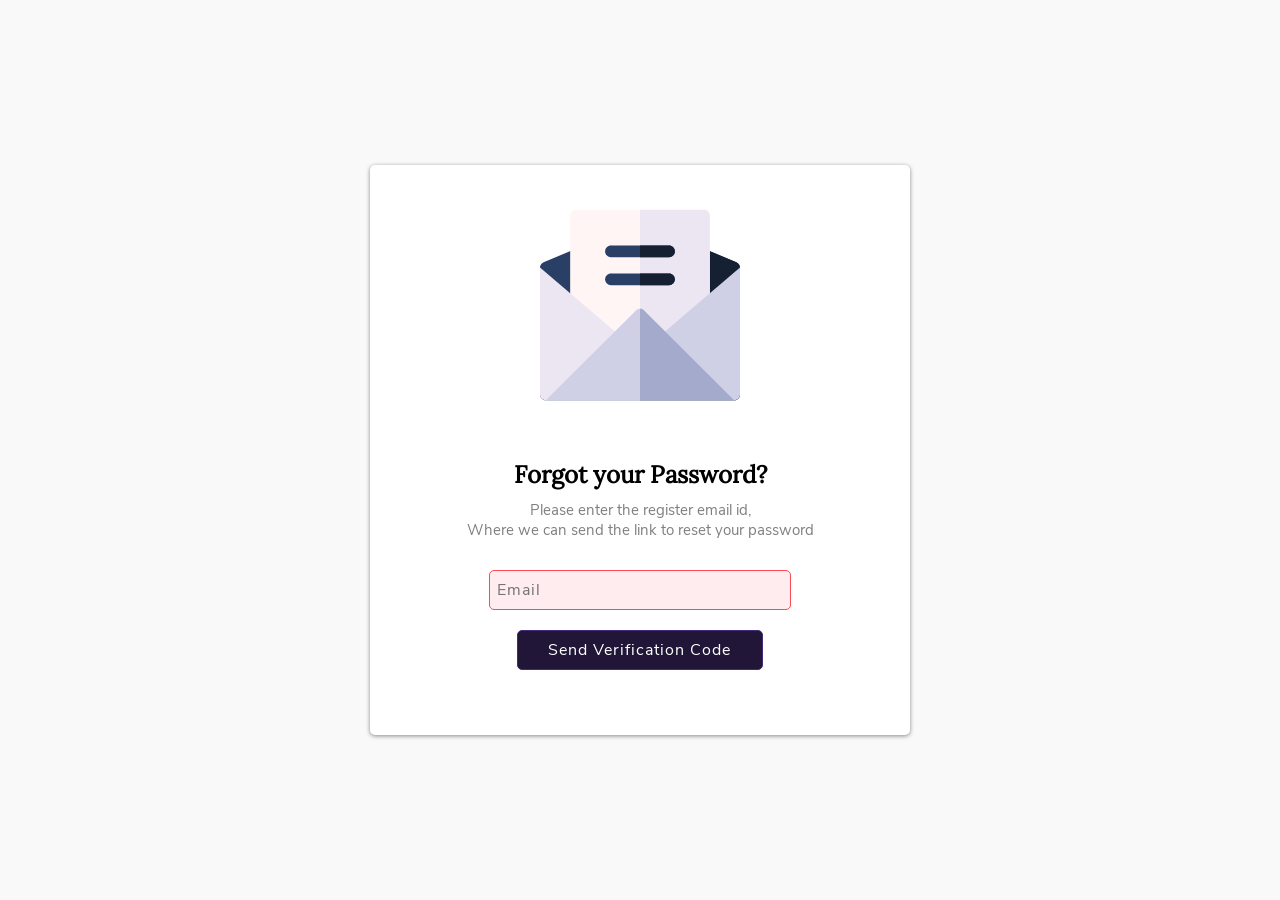
<file: forgetpassword.html>
<html lang="en">
<head>
    <meta charset="UTF-8">
    <meta http-equiv="X-UA-Compatible" content="IE=edge">
    <meta name="viewport" content="width=device-width, initial-scale=1.0">
    <meta name="theme-color" content="#221638">
    <title>Forget Password | Infilearn</title>
    <link rel="stylesheet" href="css/style.css">
    <script src="js/script.js" defer></script>

</head>
<body>
    <section class="verification-pages-section">
        <div class="verification-page-section-div">
            <div class="verification-page-box">
                <div class="verification-page-logo">
                    <div class="verification-page-logo-img">
                        <!-- Image Here -->
                    </div>
                </div>
                <div id="verification-page-info-stuffs"  class="verification-page-info-stuff">
                    <div class="verification-page-info-stuff-desc">
                        <h2>Forgot your Password?</h2>
                        <p>Please enter the register email id,<br> Where we can send the link to reset your password</p>
                    </div>
                    <div class="verification-page-info-stuff-inputs">
                        <form name="forgot_email_form" action="#">
                            <div class="verification-page-info-stuff-input-email">
                                <input type="email" name="forgot_email" placeholder="Email" id="forgot-email-input" required>
                            </div>
                            <div class="verification-page-info-stuff-input-submit">
                                <input type="submit" value="Send Verification Code" onclick="ValidateEmail(document.forgot_email_form.forgot_email)">
                            </div>
                        </form>
                    </div>
                </div>
                <div id="verification-page-verify-otp-mesg" class="verification-page-info-stuff-send-email-msg">
                    <div class="verification-page-info-stuff-desc">
                        <h2>Please check your email</h2>
                        <p>We've just sent you email<br> with the instruction to reset your password</p>
                        <p id="verf-redirect-msg">Wait... we will redirect you in a moment</p>
                    </div>
                </div>
            </div>
        </div>
    </section>
</body>
</html>
</file>
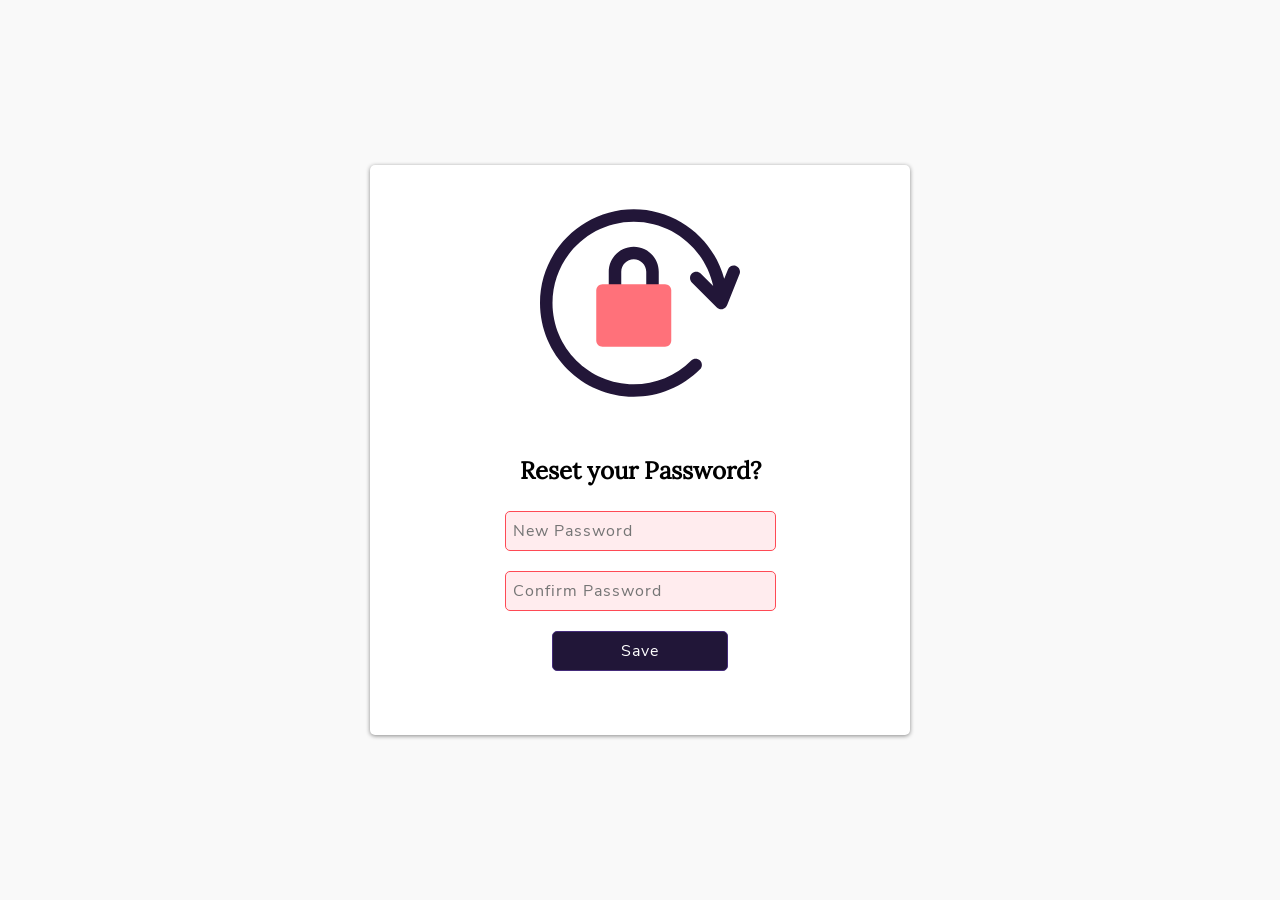
<file: newpassword.html>
<html lang="en">
<head>
    <meta charset="UTF-8">
    <meta http-equiv="X-UA-Compatible" content="IE=edge">
    <meta name="viewport" content="width=device-width, initial-scale=1.0">
    <meta name="theme-color" content="#221638">
    <title>New Password | Infilearn</title>
    <link rel="stylesheet" href="css/style.css">
    <script src="js/script.js" defer></script>

</head>
<body>
    <section class="verification-pages-section">
        <div class="verification-page-section-div">
            <div class="verification-page-box">
                <div class="verification-page-logo">
                    <div class="verification-page-logo-img-newpass">
                        <!-- Image Here -->
                    </div>
                </div>
                <div id="change-password-input-stuff"  class="verification-page-info-stuff">
                    <div class="verification-page-info-stuff-desc">
                        <h2>Reset your Password?</h2>
                        <!-- <p>Please enter the register email id,<br> Where we can send the link to reset your password</p> -->
                    </div>
                    <div class="verification-page-info-stuff-inputs">
                        <form name="new_password_form" action="#">
                            <div class="verification-page-info-stuff-input-email">
                                <input type="text" name="new_password" placeholder="New Password" id="new-password-input" required>
                            </div>
                            <div class="verification-page-info-stuff-input-email">
                                <input type="text" name="new_password" placeholder="Confirm Password" id="confirm-password-input" required>
                            </div>
                            <div class="verification-page-info-stuff-input-submit">
                                <input type="button" value="Save" onclick="SuccesfullPassChanged()">
                            </div>
                        </form>
                    </div>
                </div>
                <div id="password-changed-mesg" class="verification-page-info-stuff-send-email-msg">
                    <div class="verification-page-info-stuff-desc">
                        <h2>Congratulations</h2>
                        <p>Your password has been changed</p>
                        <p id="verf-redirect-msg">Wait... we will redirect you in a moment</p>
                    </div>
                </div>
            </div>
        </div>
    </section>
</body>
</html>
</file>
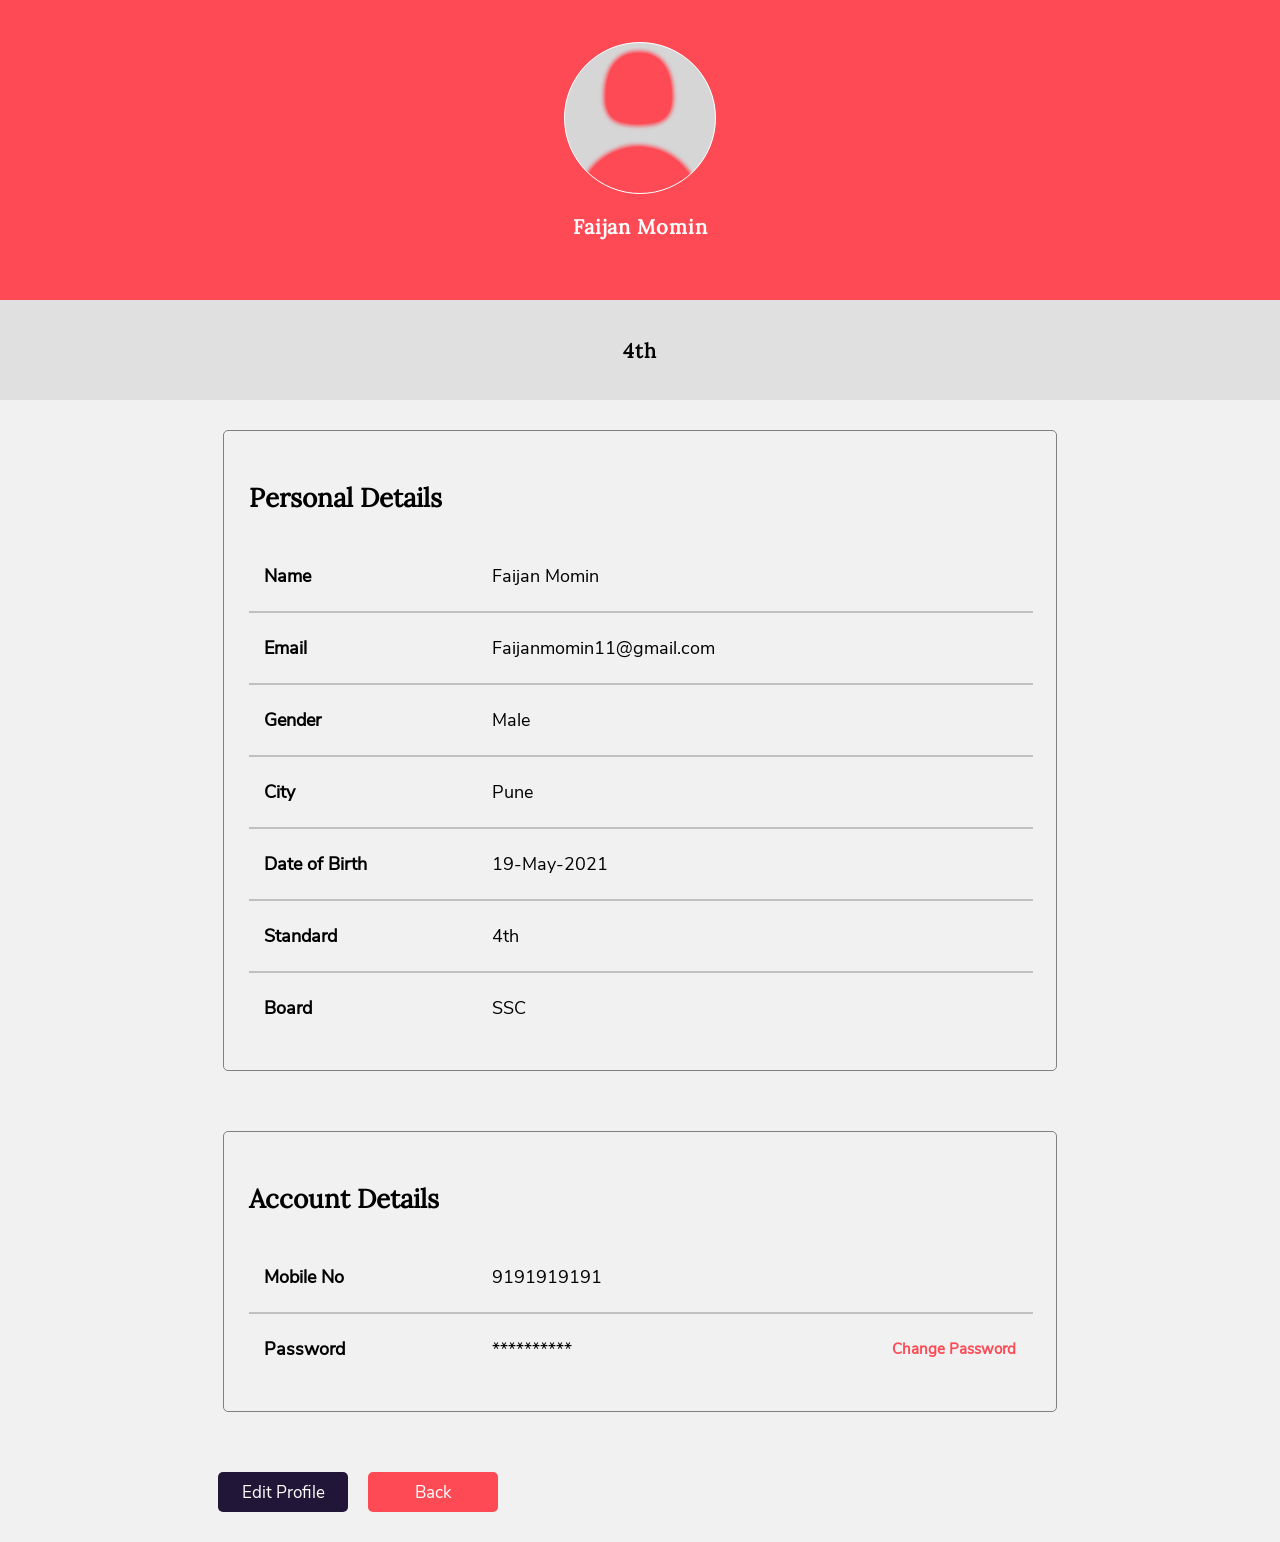
<file: profile.html>
<html lang="en">
<head>
    <meta charset="UTF-8">
    <meta http-equiv="X-UA-Compatible" content="IE=edge">
    <meta name="viewport" content="width=device-width, initial-scale=1.0">
    <meta name="theme-color" content="#fe4a55">
    <title>Profile | Infilearn</title>
    <link rel="stylesheet" href="css/profile.css">
    <link rel="stylesheet" href="css/style.css">
    <script src="js/script.js" defer></script>
</head>
<body>
    <div class="profile-page-header">
        <div class="user-profile-image">
            <div class="user-profile-user-image-and-username">
                <div class="user-profile-user-image">
                    <!-- Image Here -->
                </div>
                <div class="user-profile-user-name">
                    <h3>Faijan Momin</h3>
                </div>
            </div>
        </div>
        <div class="user-profile-user-class">
            <h2>4th</h2>
        </div>
    </div>

    <!-- Personal Details -->

    <div class="profile-page-user-details">
        <div class="profile-page-user-personal-details">
            <div class="profile-page-user-personal-details-box">
                <div class="profile-page-user-personal-details-title">
                    <h4>Personal Details</h4>
                </div>
                <div class="profile-page-user-personal-details-all-user-details">
                    <div class="profile-page-user-personal-details-single-detail">
                        <div class="profile-page-user-personal-details-single-detail-title">
                            <h5>Name</h5>
                        </div>
                        <div class="profile-page-user-personal-details-single-detail-data">
                            <p>Faijan Momin</p>
                        </div>
                    </div>
                    <hr class="personal-details-profile-hr">
                    <div class="profile-page-user-personal-details-single-detail">
                        <div class="profile-page-user-personal-details-single-detail-title">
                            <h5>Email</h5>
                        </div>
                        <div class="profile-page-user-personal-details-single-detail-data">
                            <p>Faijanmomin11@gmail.com</p>
                        </div>
                    </div>
                    <hr class="personal-details-profile-hr">
                    <div class="profile-page-user-personal-details-single-detail">
                        <div class="profile-page-user-personal-details-single-detail-title">
                            <h5>Gender</h5>
                        </div>
                        <div class="profile-page-user-personal-details-single-detail-data">
                            <p>Male</p>
                        </div>
                    </div>
                    <hr class="personal-details-profile-hr">
                    <div class="profile-page-user-personal-details-single-detail">
                        <div class="profile-page-user-personal-details-single-detail-title">
                            <h5>City</h5>
                        </div>
                        <div class="profile-page-user-personal-details-single-detail-data">
                            <p>Pune</p>
                        </div>
                    </div>
                    <hr class="personal-details-profile-hr">
                    <div class="profile-page-user-personal-details-single-detail">
                        <div class="profile-page-user-personal-details-single-detail-title">
                            <h5>Date of Birth</h5>
                        </div>
                        <div class="profile-page-user-personal-details-single-detail-data">
                            <p>19-May-2021</p>
                        </div>
                    </div>
                    <hr class="personal-details-profile-hr">
                    <div class="profile-page-user-personal-details-single-detail">
                        <div class="profile-page-user-personal-details-single-detail-title">
                            <h5>Standard</h5>
                        </div>
                        <div class="profile-page-user-personal-details-single-detail-data">
                            <p>4th</p>
                        </div>
                    </div>
                    <hr class="personal-details-profile-hr">
                    <div class="profile-page-user-personal-details-single-detail">
                        <div class="profile-page-user-personal-details-single-detail-title">
                            <h5>Board</h5>
                        </div>
                        <div class="profile-page-user-personal-details-single-detail-data">
                            <p>SSC</p>
                        </div>
                    </div>
                </div>
            </div>
        </div>

        <!-- Account Details -->
        <div class="profile-page-user-personal-details">
            <div class="profile-page-user-personal-details-box">
                <div class="profile-page-user-personal-details-title">
                    <h4>Account Details</h4>
                </div>
                <div class="profile-page-user-personal-details-all-user-details">
                    <div class="profile-page-user-personal-details-single-detail">
                        <div class="profile-page-user-personal-details-single-detail-title">
                            <h5>Mobile No</h5>
                        </div>
                        <div class="profile-page-user-personal-details-single-detail-data">
                            <p>9191919191</p>
                        </div>
                    </div>
                    <hr class="personal-details-profile-hr">
                    <div class="profile-page-user-personal-details-single-detail">
                        <div class="profile-page-user-personal-details-single-detail-title">
                            <h5>Password</h5>
                        </div>
                        <div id="change-pass-profile-page" class="profile-page-user-personal-details-single-detail-data">
                            <p>**********</p>
                            <p><a href="#">Change Password</a></p>
                        </div>
                    </div>
                </div>
            </div>
        </div>

        <!-- Action Buttons -->

        <div class="profile-page-user-action-btns">
            <div class="profile-page-user-action-btn-edit-profile">
                <button>Edit Profile</button>
            </div>
            <div class="profile-page-user-action-btn-back-btn">
                <button onclick="window.history.back()">Back</button>
            </div>
        </div>
    </div>
</body>
</html>
</file>
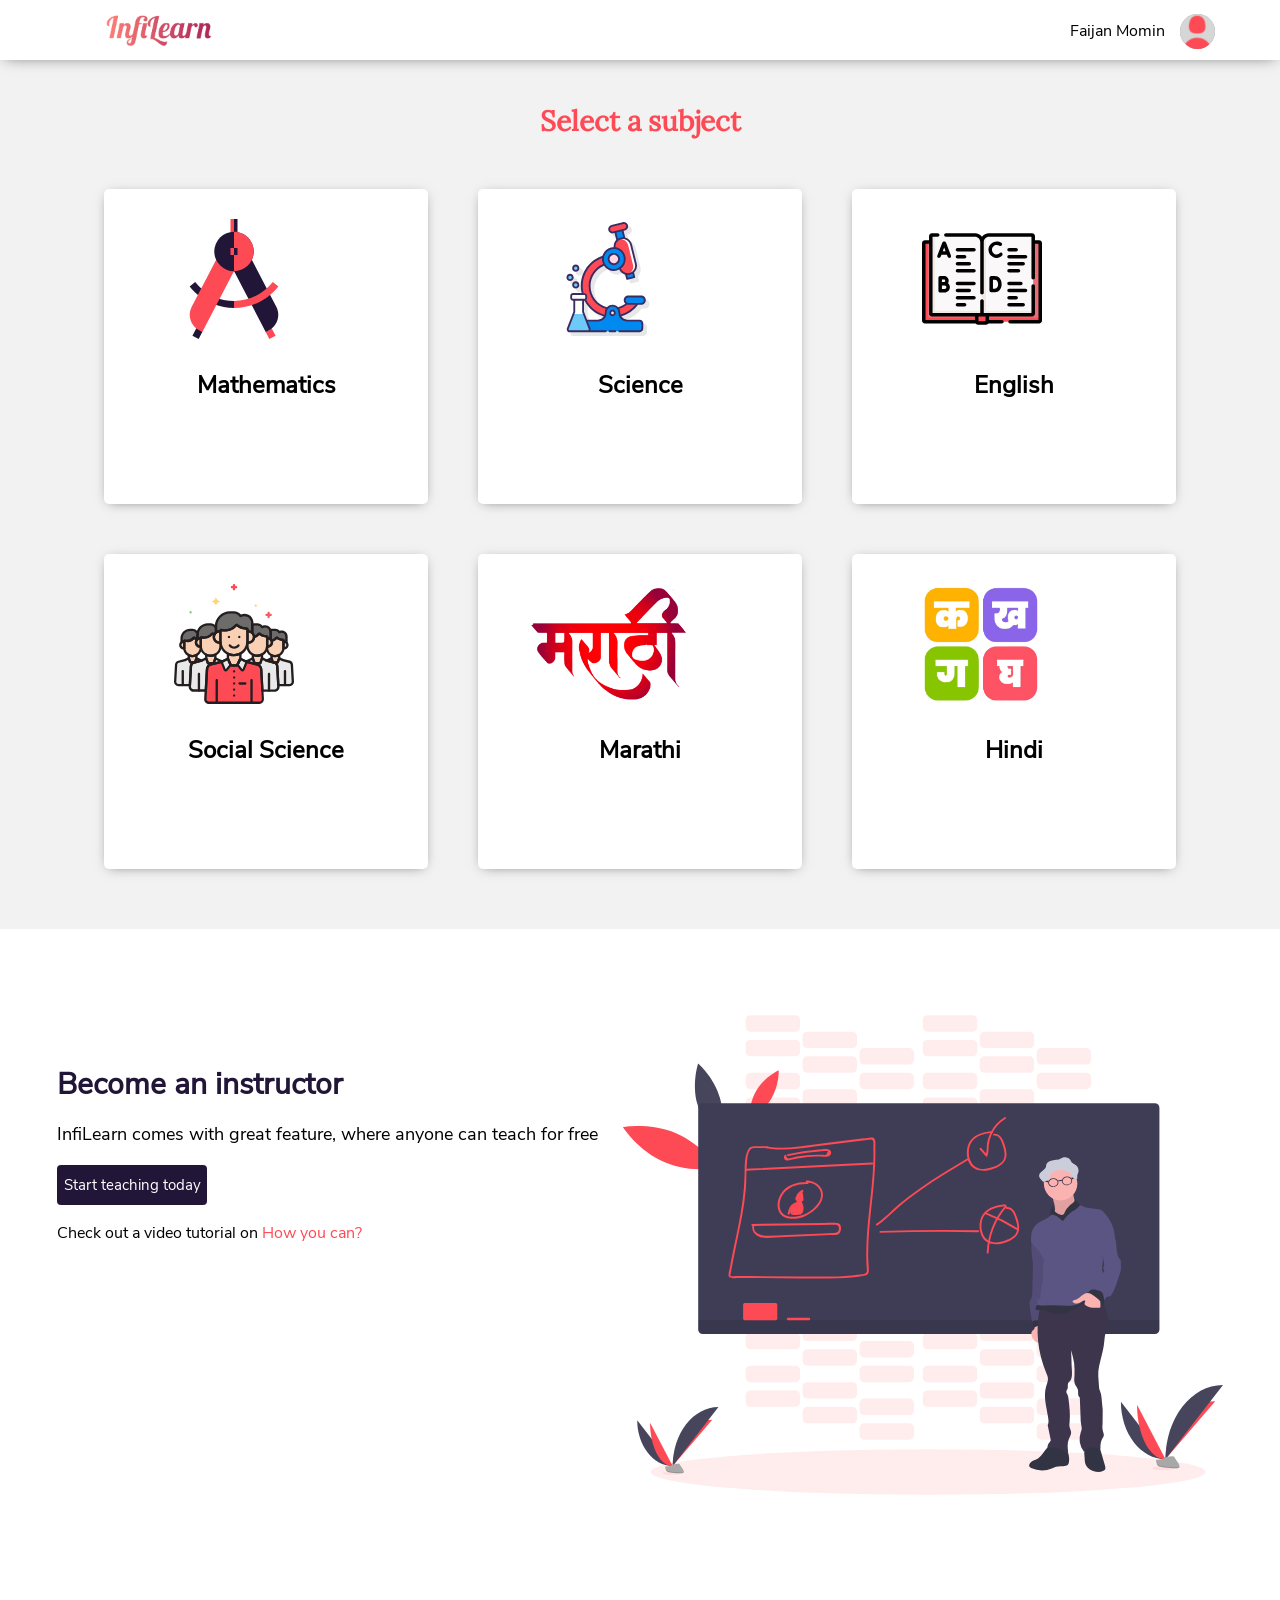
<file: selectSubject.html>
<html lang="en">
<head>
    <meta charset="UTF-8">
    <meta http-equiv="X-UA-Compatible" content="IE=edge">
    <meta name="viewport" content="width=device-width, initial-scale=1.0">
    <meta name="theme-color" content="#fe4a55">
    <title>Select Subjects | Infilearn</title>
    <link rel="stylesheet" href="css/style.css">
    <script src="js/script.js" defer></script>
</head>
<body>
    <header>
        <div class="select-subject-desktop-header">
            <div class="select-subject-desktop-logo">
                <a href="index.html">
                    <img class="infilearn-logo" src="content/icons/new.png" alt="Infilearn Logo" height="60px">
                </a>
            </div>
            <div class="select-subject-dashboard-header-profile">
                <div class="select-subject-dashboard-header-profile-box">
                    <p>Faijan Momin</p>
                    <div class="select-subject-dashboard-profile-dp" onclick="showDrpDwn();">
                        <img src="content/default/defaultprofile.png" alt="user profile" height="35px" width="35px">
                    </div> <!--Dashboard user Profile Photo-->
                </div>
                <div id="subject-dashboard-profile-drowdown" class="subject-dashboard-profile-drowdown">
                    <a href="profile.html">Profile</a>
                    <hr class="dropdwon-profile-hr">
                    <a href="index.html">Logout</a>
                </div>
            </div>
        </div>
    </header>

    <!-- Section Select subject -->

    <section class="select-subject-section">
        <div class="select-subject-div">
            <div class="select-subject-div-title">
                <h2>Select a subject</h2>
            </div>
            <div class="select-subject-div-all-subjects">
                <!-- First Subject -->
                <div class="select-subject-single-sub" onclick="window.location.assign('dashboard.html');">
                    <div class="select-subject-img">
                        <img src="content/icons/compass.svg" alt="subject image" height="120px">
                    </div>
                    <div class="selec-subject-div-subject-name">
                        <h3>Mathematics</h3>
                    </div>
                </div>
                <!-- Second Subject -->
                <div class="select-subject-single-sub" onclick="window.location.assign('dashboard.html');">
                    <div class="select-subject-img">
                        <img src="content/icons/science.svg" alt="subject image" height="120px">
                    </div>
                    <div class="selec-subject-div-subject-name">
                        <h3>Science</h3>
                    </div>
                </div>
                <!-- Third Subject -->
                <div class="select-subject-single-sub" onclick="window.location.assign('dashboard.html');">
                    <div class="select-subject-img">
                        <img src="content/icons/dictionary.svg" alt="subject image" height="120px">
                    </div>
                    <div class="selec-subject-div-subject-name">
                        <h3>English</h3>
                    </div>
                </div>
                <!-- Fourth Subject -->
                <div class="select-subject-single-sub" onclick="window.location.assign('dashboard.html');">
                    <div class="select-subject-img">
                        <img src="content/icons/leader.svg" alt="subject image" height="120px">
                    </div>
                    <div class="selec-subject-div-subject-name">
                        <h3>Social Science</h3>
                    </div>
                </div>
                <!-- Fifth Subject -->
                <div class="select-subject-single-sub" onclick="window.location.assign('dashboard.html');">
                    <div class="select-subject-img">
                        <img src="content/icons/marathi.png" alt="subject image" height="120px">
                    </div>
                    <div class="selec-subject-div-subject-name">
                        <h3>Marathi</h3>
                    </div>
                </div>
                <!-- Sixth Subject -->
                <div class="select-subject-single-sub" onclick="window.location.assign('dashboard.html');">
                    <div class="select-subject-img">
                        <img src="content/icons/hindi.png" alt="subject image" height="120px">
                    </div>
                    <div class="selec-subject-div-subject-name">
                        <h3>Hindi</h3>
                    </div>
                </div>
            </div>
        </div>
    </section>

    
    <!-- Become an Instructor Section 5-->
    
    <section class="become-instructor-section">
        <div class="become-instructor-div">
            <div class="become-instructor-info">
                <h2 class="become-instructor-info-title">Become an instructor</h2>
                <p class="become-instructor-info-desc">InfiLearn comes with great feature, where anyone can teach for free</p>
                <button class="become-instructor-info-button" onclick="window.location.assign('becomeInstructor.html');">Start teaching today</button>
                <p class="become-instructor-info-video-info">Check out a video tutorial on <a href="#">How you can?</a></p>
                
                <!-- <div class="become-instructor-pattern"></div>  Pattern -->
            </div>

            <div class="become-instructor-image"></div>
        </div>
    </section>

</body>
</html>
</file>
<file: css/style.css>
/* Fonts */
@font-face {
    font-family: 'Nunito';
    src: url('fonts/nunito/NunitoSans-Regular.ttf');
    font-weight: normal;
    font-style: normal;
}

@font-face {
    font-family: 'Lora';
    src: url('fonts/lora/Lora-VariableFont_wght.ttf');
    font-weight: normal;
    font-style: normal;
}
body{
    margin: 0px;
    padding: 0px;
    overflow-x: hidden;
    max-width: 100%;
    -webkit-locale: "en";
}
header{
    margin: 0px;
    padding: 0px;
    background-color: white;
    height: 60px;
    max-height: 60px;
    width: 100%;
    position: fixed;
    top: 0px;
    left: 0px;
    z-index: 5;
    box-shadow: #666 0px 2px 14px -5px;
    font-family: 'Lora';
    font-weight: 700;
}
.desktop-header{
    display: grid;
    grid-template-columns: 30% 55% 15%;
}
/* Hamburger Mobile */
#mobile-hamburger-icon{
    display: none;
}
.hamburger-mobile {
    width: 13.8%;
    position: absolute;
    left: 15px; 
    top: 5px;
}

.col {
	display: block;
	float:left;
	margin: 1% 0 1% 1.6%;
}

.col:first-of-type {
  margin-left: 0;
}

.cf:before,
.cf:after {
    content: " ";
    display: table;
}

.cf:after {
    clear: both;
}

.cf {
    *zoom: 1;
}

.hamburger .line{
    width: 35px;
    height: 2px;
    background-color: #211638;
    display: block;
    margin: 8px auto;
    -webkit-transition: all 0.3s ease-in-out;
    -o-transition: all 0.3s ease-in-out;
    transition: all 0.3s ease-in-out;
    border-radius: 10px;
  }
  
  .hamburger:hover{
    cursor: pointer;
  }
  
#hamburger-3.is-active .line:nth-child(1),
#hamburger-3.is-active .line:nth-child(3){
  width: 30px;
}

#hamburger-3.is-active .line:nth-child(1){
  -webkit-transform: translateX(-9px) rotate(-45deg);
  -ms-transform: translateX(-9px) rotate(-45deg);
  -o-transform: translateX(-9px) rotate(-45deg);
  transform: translateX(-9px) rotate(-45deg);
}

#hamburger-3.is-active .line:nth-child(3){
  -webkit-transform: translateX(-9px) rotate(45deg);
  -ms-transform: translateX(-9px) rotate(45deg);
  -o-transform: translateX(-9px) rotate(45deg);
  transform: translateX(-9px) rotate(45deg);
}

/* END */
.desktop-logo{
    margin: auto;
    justify-content: center;
    align-items: center;
}

.desktop-navigation-bar{
    margin: auto;
    justify-content: center;
    align-items: center;
}
.desktop-navbar-links{   /* ul*/
    padding: 0px;
    list-style: none;
    display: flex;
    gap: 35px;
}
.desktop-navbar-links a{   /* a - links */
    text-decoration: none;
    color: black;
    font-size: 20px;
    font-weight: 500;
}
.desktop-navbar-links a:hover{
    text-decoration: underline;
    color: black;
}
.desktop-login-button{
    margin: auto;
    justify-content: center;
    align-items: center;
}
.header-login-button{
    height: 35px;
    width: 120px;
    border-radius: 4px;
    border: none;
    outline: none;
    background-color:#fe4a55;
    color: white;
    font-size: 19px;
    cursor: pointer;
    padding-bottom: 3px;
    font-family: 'Lora';
}
.header-login-button:hover{
    background-color:#221638;
}
.login-button-svg{
    padding: 0px;
    margin-bottom: -2px;
    height: 20px;
    width: 20px;
}
@media only screen and (max-width:450px){
    header{
        height: 60px;
        max-height: 60px;
    }
    .desktop-header{
        display: grid;
        grid-template-columns: 20% 44% 35%;
    }
    #mobile-hamburger-icon{
        display: block;
    }
    .desktop-logo{
        margin: 0px;
        justify-content: center;
        align-items: center;
        text-align: center;
    }
    #mobile-navbar-slide{
        position: fixed;
        top: 60px;
        left: -90%;
        transition: left ease-in-out 500ms;
    }
    .desktop-navigation-bar{
        width: 90%;
        height: 800px;
        margin: 0px;
        justify-content: flex-start;
        align-items:flex-start;
        display: flex;
        background-color: #211638;
        color: white;
        z-index: 5;
    }
    .desktop-navbar-links{   /* ul*/
        padding: 25px 10px 0px 10px;
        display: block;
        gap: none;
        height: 100%;
        width: 100%;
        text-align: center;
    }
    .desktop-navbar-links a{   /* a - links */
        color: rgb(194, 194, 194);
        font-size: 26px;
        line-height: 45px;
    }
    .desktop-navbar-links a:hover{
        color: white;
    }
    .header-login-button{
        height: 34px;
        width: 100px;
        border-radius: 4px;
        border: none;
        outline: none;
        background-color:#fe4a55;
        color: white;
        font-size: 16px;
        cursor: pointer;
        padding-bottom: 3px;
        font-family: 'Lora';
    }
    .header-login-button:hover{
        background-color:#221638;
    }
    .login-button-svg{
        padding: 0px;
        margin-bottom: -4px;
        height: 20px;
        width: 20px;
    }
}
/* footer */
footer{
    margin: 0px;
    background-color: #211638;
    color: white;
    height: 55%;
    max-height: 55%;
    width: 100%;
}
.footer{
   padding: 2% 2% 0% 2%;
}
.footer-content{
    display: flex;
    gap: 20%;
}
.footer-branding{
    line-height: 25px;
}
.footer-branding-title{
    color: white;
    font-size: 32px;
    font-weight: 300;
    font-family: 'Lora';
}
.footer-branding-info{
    color: white;
    font-size: 16px;
    font-family: 'Nunito';
}
.footer-branding-links{
    margin-top: 30px;
    list-style: none;
    padding: 0px;
    display: flex;
    gap: 10px;
}
.footer-branding-links a{
    color: #fe4a55;
    font-size: 16px;
    font-family: 'Nunito';
    text-decoration: none;
    cursor: pointer;    

}
.horizontal-footer-hr{
    height: 16px;
    border: 0.5px solid #fe4a55;
    color: #fe4a55;
    background-color: #fe4a55;
    position: relative;
    bottom: 5px;
}
.footer-branding-social-media{
    list-style: none;
    padding: 0px;
    margin-top: 20px;
    display: flex;
    gap: 20px;
}
.footer-branding-social-media img:hover{
    transition: 600ms ease-in-out;
    transform: scale(1.25);

}
.footer-explore-nav{
    line-height: 25px;
    margin-top: 10px;
}
.explore-nav-title{
    color: white;
    font-size: 20px;
    font-weight: 200;
    font-family: 'Lora';
}
.explore-nav-links{
    list-style: none;
    padding: 0px;
}
.explore-nav-links a{
    color: white;
    text-decoration: none;
    font-size: 16px;
    font-family: 'Nunito';
    font-weight: 400;
    cursor: pointer;
}
.footer-contact-us{
    line-height: 25px;
    margin-top: 10px;

}
.footer-contact-us-title{
    color: white;
    font-size: 20px;
    font-weight: 200;
    font-family: 'Lora';
}
.footer-contact-us-links{
    list-style: none;
    padding: 0px;
}
.footer-contact-us-links a{
    color: white;
    text-decoration: none;
    cursor: pointer;
    font-size: 16px;
    font-family: 'Nunito';
    font-weight: 200;
    line-height: 30px;
}
.footer-contact-us-links span{
    position: relative;
    bottom: 10px;
    left: 10px;
}
.footer-copyright-and-policy{
    display: flex;
    padding: 2% 0% 0% 0%;
    gap: 46%;
}
.footer-copyright p{
    color: rgba(255, 255, 255, 0.6);
    font-size: 16px;
    font-family: 'Nunito';
    font-weight: 200;
}
.footer-copyright span{
    font-size: 20px;
}
.footer-privacy-policy-links{
    list-style: none;
    padding: 0px;
    margin: auto;
    justify-content: center;
    align-items: center;
    display: flex;
    gap: 15px;
    position: relative;
    top: 10px;
}
.footer-privacy-policy-links a{
    color: rgba(255, 255, 255, 0.6);
    font-size: 16px;
    font-family: 'Nunito';
    font-weight: 200;
    text-decoration: none;
}
.privacy-policy-hr{
    height: 16px;
    border: 0.5px solid rgba(255, 255, 255, 0.6);;
    color: rgba(255, 255, 255, 0.6);;
    background-color: rgba(255, 255, 255, 0.6);;
}
@media only screen and (max-width:450px){
    footer{
        height: fit-content;
        max-height: fit-content;
        width: 100%;
    }
    .footer{
       padding: 15px;
    }
    .footer-content{
        display: block;
        gap: 0%;
    }
    .footer-branding-title{
        font-size: 24px;
    }
    .footer-branding-info{
        font-size: 16px;
    }
    .footer-branding-links{
        margin-top: 10px;
        list-style: none;
        padding: 0px;
        display: flex;
        justify-content:flex-start;
        gap: 0px;
    }
    .footer-branding-links a{
        font-size: 13px;
    }
    .footer-branding-social-media{
        margin-top: 10px;
        display: flex;
        gap: 20px;
        margin: auto;
        justify-content: center;
        align-items: center;
    }
    .footer-branding-social-media img{
        height: 30px;
        width: 30px;
    }
    .footer-branding-social-media img:hover{
        transition: 300ms ease-in-out;
        transform: scale(1.25);
    }
    .explore-nav-title{
        font-size: 24px;
        text-align: center;
    }
    .explore-nav-links{
        text-align: center;
    }
    .explore-nav-links a{
        font-size: 18px;
        line-height: 35px;
    }
    .footer-contact-us{
        line-height: 25px;
        margin-top: 10px;
    
    }
    .footer-contact-us-title{
        text-align: center;
        font-size: 24px;
    }
    .footer-contact-us-links{
        text-align: left;
        margin-left: 35px;
    }
    .footer-contact-us-links a{
        font-size: 18px;
        line-height: 35px;
    }
    .footer-copyright-and-policy{
        display: block;
        padding: 10px;
        gap: 0%;
    }
    .footer-copyright p{
        font-size: 14px;
    }
    .footer-copyright span{
        font-size: 16px;
    }
    .footer-privacy-policy-links{
        gap: 5px;
        position: relative;
        top: 10px;
    }
    .footer-privacy-policy-links a{
        font-size: 14px;
    }
    .privacy-policy-hr{
        height: 14px;
    }
}
/* Advertising section */

.advertising-section{
    padding-top: 60px;
}
.advertising-div{
    height: 80%;
    width: 100%;
    background-color: rgb(218, 218, 218);
    background-image: url('../content/images/banner/banner.webp');
    background-position: center;
    background-repeat: no-repeat;
    background-size:cover;
    background-blend-mode:multiply;
}

.get-started-div{
    height: 60%;
    width: 40%;
    margin: 0px;
    position: relative;
    top: 12%;
    left: 55%;
    padding: 25px;
    z-index: 2;
}
.get-started-div h1{
    color: white;
    font-size: 28px;
    margin: 10px 0px 15px 0px;
    font-family: 'Lora';
    font-weight: 200;
}
.get-started-div p{
    color: white;
    font-size: 18px;
    margin: 10px 0px 15px 0px;
    font-family: 'Lora';
}
.advertising-section-get-started-btn{
    height: 40px;
    width: 150px;
    background-color: #fe4a55;
    color: white;
    font-size: 18px;
    border: none;
    border-radius: 5px;
    outline: none;
    cursor: pointer;
    font-family: 'Lora';
}

.advertising-pattern-div{
    height: 300px;
    width: 300px;
    background-image: url('../content/shapes/banner-shape.png');
    position: absolute;
    top:38%;
    left: 60%;
    background-repeat: no-repeat;
    background-blend-mode:multiply;
    z-index: 1;
}
@media only screen and (max-width:450px){
    .advertising-div{
        height: 50%;
    }
    .get-started-div{
        height: 60%;
        width: 50%;
        margin: 0px;
        position: relative;
        top: 0%;
        left: 45%;
        padding: 5px;
        z-index: 2;
    }
    .get-started-div h1{
        color: white;
        font-size: 20px;
    }
    .get-started-div p{
        font-size: 16px;
    }
    .advertising-section-get-started-btn{
        height: 35px;
        width: 130px;
        font-size: 15px;
    }
    .advertising-pattern-div{
        height: 200px;
        width: 200px;
        top:30%;
        left: 30%;
    }
}

/* Site Content Section */

.site-content-section{
    height: 60%;
    width: 100%;
    background-color: #f5f7fa;       
}
.site-content-div{
    margin: auto;
    justify-content: center;
    align-items: center;
}
.site-content{
    position: relative;
    top: -230px;
    z-index: 3;
}

.site-content-viewboxes{
    margin: auto;
    justify-content: center;
    align-items: center;
    padding: 2% 15% 2% 15%;
    display: flex;
    gap: 20px;
}
.site-content-viewbox{
    height: 300px;
    width: 280px;
    background-color: white;
    border: none;
    border-radius: 10px;
    box-shadow: #666 0px 2px 16px -5px;
    padding: 15px;
    font-family: 'Nunito';
}
.viewbox-common-img-bg{
    padding: 10px 15px 5px 15px;
    height: 100px;
    background-image: url('../content/shapes/common-bg-viewbox.png');
    background-position: center;
    background-repeat: no-repeat;
    background-size: contain;
    background-blend-mode: multiply;
}
#viewbox-img-1{
    padding: 10px;
    margin: auto;
    margin-top: 10px;
    height: 60px;
    background-image: url('../content/icons/monitor.png');
    background-position: center;
    background-repeat: no-repeat;
    background-size: contain;
    background-blend-mode: multiply;
}
#viewbox-img-2{
    padding: 10px;
    margin: auto;
    margin-top: 10px;
    height: 60px;
    background-image: url('../content/icons/books.png');
    background-position: center;
    background-repeat: no-repeat;
    background-size: contain;
    background-blend-mode: multiply;
}
#viewbox-img-3{
    padding: 10px;
    margin: auto;
    margin-top: 10px;
    height: 60px;
    background-image: url('../content/icons/clock.png');
    background-position: center;
    background-repeat: no-repeat;
    background-size: contain;
    background-blend-mode: multiply;
}

.viewbox-title{
    text-align: center;
}
.viewbox-title h2{
    font-size: 22px;
    color: black;
    font-weight: bolder;
    font-family: 'Nunito';
}
.viewbox-title p{
    font-size: 17px;
    color: #979797;
}
.viewbox-start-now{ 
    margin: auto;
    justify-content: center;
    align-items: center;
    text-align: center;
    padding-top: 10px;
}
.viewbox-start-now a{
    text-decoration: none;
    color: #fe4a55;
    font-size: 22px;
    font-weight: bolder;
    font-family: 'Nunito';
    cursor: pointer;
}

.site-content-short-branding{
    margin: auto;
    justify-content: center;
    align-items: center;
    text-align: center;
    padding: 30px;
    
}

.branding-title{
    color: black;
    font-size: 30px;
    font-weight: 600;
    text-align: center;
    font-family: 'Lora';
}
.branding-desc{
    color: #979797;
    font-size: 18px;
    font-family: 'Nunito';
}
.branding-info{
    color: #fe4a55;
    font-size: 30px;
    font-weight: 600;
    text-align: center;
    font-family: 'Nunito';
}

.site-content-pattern{
    height: 90px;
    width: 90px;
    background-image: url('../content/shapes/shape-lines.png');
    background-position: center;
    background-repeat: no-repeat;
    background-size: contain;
    background-blend-mode: multiply;
    position: relative;
    left: -20px;
    bottom: 50px;
}

.section-2-hr{
    margin: 0px;
    background-color: #979797;
    color: #979797;
    border: 0.5px solid #979797;
}
@media only screen and (max-width:450px){
    .site-content-section{
        height: auto;
        width: 100%;
    }
    .site-content{
        position: relative;
        top: 0px;
        padding: 10px;
    }
    
    .site-content-viewboxes{
        padding: 2%;
        display: block;
        gap: 0px;
    }
    .site-content-viewbox{
        height: 300px;
        width: auto;
        margin-bottom: 15px;
    }
    
    .site-content-short-branding{
        padding: 25px;
    }
    .branding-title{
        font-size: 26px;
    }
    .branding-desc{
        font-size: 16px;
    }
    .branding-info{
        font-size: 26px;
    }
    .site-content-pattern{
        height: 70px;
        width: 70px;
        left: -20px;
        bottom: 20px;
    }
}

/* Grade section -3 */

.grade-section{
    background-color: white;
    width: 100%;
    height: 45%;
    overflow: hidden;
}
.grade-div{
    margin: auto;
    justify-content: center;
    align-items: center;
    text-align: center;
    padding: 30px;
}

.grade-div-title h2{
    color: black;
    font-size: 30px;
    font-weight: 600;
    text-align: center;
    font-family: 'Lora';
}
.grade-div-all-grades{
    padding: 20px;
    display: flex;
    gap: 25px;
    margin: auto;
    justify-content: center;
    align-items: center;
}
.grade-div-grade{
    height: 95px;
    width: 120px;
    background-color: white;
    border-radius: 7px;
    box-shadow: #666 0px 2px 14px -5px;
    padding-top: 15px;
}

.grade-div-grade a{
    line-height: 35px;
    text-decoration: none;
    cursor: pointer;
    text-align: center;
    color: #979797;
    font-size: 18px;
    font-family: 'Lora';
}
.grade-div-grade span{
    font-size: 29px;
    color: #fe4a55;
    font-weight: bold;
    font-family: 'Lora';
}

.grade-section-pattern{
    height: 110px;
    width: 110px;
    background-image: url('../content/shapes/grade-shape.png');
    background-position: center;
    background-repeat: no-repeat;
    background-size: contain;
    background-blend-mode: multiply;
    position: relative;
    top: -100px;
    left: 97%;
}
@media only screen and (max-width:450px){
    .grade-section{
        width: 100%;
        height: auto;
    }
    .grade-div{
        padding: 10px;
    }
    .grade-div-all-grades{
        padding: 10px;
        display: block;
        gap: 0px;
    }
    .grade-div-grade{
        margin: auto;
        justify-content: center;
        align-items: center;
        height: 130px;
        width: 160px;
        padding-top: 35px;
        margin-bottom: 15px;
    }
    .grade-section-pattern{
        height: 80px;
        width: 80px;
        top: -80px;
        left: 85%;
        overflow: hidden;
    }
}
/* Stats Section */

.stats-section{
    height: 43%;
    width: 100%;
    background-color: #221638;
}
.stats-div{
    padding: 2% 2% 0% 2%;
    margin: auto;
    justify-content: center;
    align-items: center;
}
.all-stats{
    display: flex;
    gap: 70px;
    padding: 20px;
    color: white;
    margin: auto;
    justify-content: center;
    align-items: center;
}
.single-stat{
    height: 200px;
    width: 150px;
    text-align: center;
    font-family: 'Lora';
}
.stat-logo-bg{
    height: 90px;
    background-image: url('../content/shapes/stat-icon-shape.png');
    background-position: center;
    background-repeat: no-repeat;
    background-size: contain;
    background-blend-mode: multiply;
}
#stat-icon-1{
    height: 90px;
    background-image: url('../content/icons/ebook.png');
    background-position: center;
    background-repeat: no-repeat;
    background-size: contain;
    background-blend-mode: multiply;
}
#stat-icon-2{
    height: 90px;
    background-image: url('../content/icons/reading-book.png');
    background-position: center;
    background-repeat: no-repeat;
    background-size: contain;
    background-blend-mode: multiply;
}
#stat-icon-3{
    height: 90px;
    background-image: url('../content/icons/rating.png');
    background-position: center;
    background-repeat: no-repeat;
    background-size: contain;
    background-blend-mode: multiply;
}
#stat-icon-4{
    height: 90px;
    background-image: url('../content/icons/driving-instructor.png');
    background-position: center;
    background-repeat: no-repeat;
    background-size: contain;
    background-blend-mode: multiply;
}
.stat-title h2{
    font-size: 26px;
    color: white;
    font-family: 'Lora';
    font-weight: 200;
}
.stat-count h2{
    font-size: 29px;
    color: white;
    margin: 10px 0px 10px 0px;
    font-family: 'Lora';
    font-weight: 200;
}
.stat-pattern{
    height: 30px;
    width: 30px;
    background-image: url('../content/shapes/stats-pattern.png');
    background-position: center;
    background-repeat: no-repeat;
    background-size: contain;
    background-blend-mode: multiply;
    position: relative;
    top: -50px;
    left: 15%;
}

@media only screen and (max-width:450px){
    .stats-section{
        height: auto;
        width: 100%;
    }
    .all-stats{
        display: grid;
        grid-template-columns: auto auto;
        gap: 10px;
        padding: 10px;
    }
    
    .single-stat{
        height: 200px;
        width: 150px;
        text-align: center;
        font-family: 'Lora';
        align-items: center;
        justify-content: center;
        margin: auto;
    }
    .stat-logo-bg{
        height: 70px;
    }
    #stat-icon-1{
        height: 70px;
        position: relative;
        right: 10px;
    }
    #stat-icon-2{
        height: 70px;
    }
    #stat-icon-3{
        height: 70px;
    }
    #stat-icon-4{
        height: 70px;
    }
    .stat-title h2{
        font-size: 20px;
    }
    .stat-count h2{
        font-size: 22px;
    }
    .stat-pattern{
        height: 20px;
        width: 20px;
        top: -50px;
        left: 5%;
    }

}
/* Become instructor section */ 

.become-instructor-section{
    background-color: white;
    height: 95%;
    width: 100%;
}
.become-instructor-div{
    padding: 2%;
    padding-left: 2%;
    margin: auto;
    justify-content: center;
    align-items: center;
    display: flex;
    gap: 25px;
}
.become-instructor-info{
    justify-content: center;
    align-items: center;
    text-align: left;
    line-height: 25px;
    position: relative;
    top: -100px;
}

.become-instructor-info-title{
    color: #211638;
    font-size: 30px;
    font-family: 'Nunito';
    font-weight: bolder;
}
.become-instructor-info-desc{
    color: black;
    font-size: 18px;
    font-weight: 400;
    font-family: 'Nunito';
}
.become-instructor-info-button{
    height: 40px;
    width: 150px;
    background-color: #221638;
    color: #fff;
    border: none;
    border-radius: 4px;
    outline: none;
    cursor: pointer;
    font-size: 15px;
    font-weight: 400;
    font-family: 'Nunito';
    cursor: pointer;
}
.become-instructor-info-button:hover{
    transition: 300ms ease-in-out;
    transform: scale(0.92);
}
.become-instructor-info-video-info{
    color: black;
    font-size: 16px;
    font-weight: 400;
    font-family: 'Nunito';
}
.become-instructor-info-video-info a{
    color: #fe4a55;
    text-decoration: none;
    cursor: pointer;
}
.become-instructor-pattern{
    height: 40px;
    width: 40px;
    background-image: url('../content/shapes/become-instructor-shape.png');
    background-position: center;
    background-repeat: no-repeat;
    background-size: contain;
    background-blend-mode: multiply;
    position: relative;
    top: 150px;
}
.become-instructor-image{
    height: 600px;
    width: 600px;
    background-image: url('../content/images/svg/become-teacher.svg');
    background-position: center;
    background-repeat: no-repeat;
    background-size: contain; 
    background-blend-mode: multiply;
}

@media only screen and (max-width:450px){
    .become-instructor-section{
        height: auto;
        width: 100%;
    }
    .become-instructor-div{
        padding: 15px;
        padding-left: 15px;
        margin: auto;
        justify-content: center;
        align-items: center;
        display: block;
        gap: 0px;
    }
    .become-instructor-info{
        line-height: 25px;
        position: unset;
        top: 0px;
    }
    .become-instructor-info-title{
        font-size: 24px;
    }
    .become-instructor-info-desc{
        font-size: 16px;
    }
    .become-instructor-pattern{
        height: 30px;
        width: 30px;
        top: 0px;
    }
    .become-instructor-image{
        height: 300px;
        width: 100%;
        display: flex;
    }
}


/* contact us secion */
.contact-us-section{
    height: 37%;
    width: 100%;
    background-image: url('../content/images/pattern/contact-us-pattern.jpg');
    background-position: center;
    background-repeat: no-repeat;
    background-size: cover;
    background-clip: border-box;
    background-blend-mode: multiply;
}
.contact-us-div{
    display: flex;
    margin: auto;
    justify-content: center;
    align-items: center;
}
.contact-us-subdiv{
    padding: 2%;
    line-height: 25px;
    text-align: center;
}
.contact-us-title{
    color: #221638;
    font-size: 32px;
    font-family: 'Nunito';
    font-stretch:expanded;
    font-weight: 600;
}
.contact-us-desc{
    color: black;
    font-size: 18px;
    font-family: 'Lora';
    font-stretch:expanded;
    font-weight: 500;
    margin-bottom: 30px;
}
.contact-us-button{
    height: 40px;
    width: 130px;
    background-color: #fe4a55;
    color: white;
    cursor: pointer;
    font-size: 18px;
    font-family: 'Nunito';
    border: none;
    border-radius: 4px;
}
.contact-us-pattern-plane{
    height: 120px;
    width: 170px;
    background-image: url('../content/shapes/contact-us-plane.png');
    background-position: center;
    background-repeat: no-repeat;
    background-size: contain;
    background-blend-mode: multiply;
    position: relative;
    top: -50px;
}
.contact-us-pattern-lines{
    height: 260px;
    width: 220px;
    background-image: url('../content/shapes/contact-us-lines.png');
    background-position: center;
    background-repeat: no-repeat;
    background-size: contain;
    background-blend-mode: multiply;
    position:relative;
    left:  16%;
}
@media only screen and (max-width:450px){
    .contact-us-section{
        height: auto;
        width: 100%;
    }
    .contact-us-div{
        display: block;
    }
    .contact-us-subdiv{
        padding: 10px;
        position: relative;
        bottom: 50px;
    }
    .contact-us-title{
        font-size: 22px;
    }
    .contact-us-desc{
        font-size: 16px;
        margin-bottom: 25px;
    }
    .contact-us-button{
        height: 35px;
        width: 130px;
        font-size: 16px;
    }
    .contact-us-pattern-plane{
        height: 50px;
        width: 100px;
        position: relative;
        top: 120px;
    }
    .contact-us-pattern-lines{
        display: none;
    }
}
/* Index Page End */

/* SignUp page Css */

.signup-section{
    padding-top: 60px;
}
.signup-div{
    padding: 2% 5% 2% 5%;
    background-color: #ffebed;
}
.signup-div-box{
    height: fit-content;
    width: 100%;
    background-color: white;
    display: flex;
    overflow: hidden;
}
.signup-box-branding{
    height:fit-content;
    width: 300px;
    background-color: #fe4a55;
    padding: 2%;
    text-align: center;
}
.signup-box-branding-title{
    padding: 0px 0;
}
.signup-box-branding-title h2{
    color: #221638;
    font-size: 32px;
    font-weight: 500;
    margin-top: 5px;
    font-family: 'Lora';
}
.signup-box-branding-welcome h3{
    color: white;
    font-size: 24px;
    font-weight: 100;
    margin-bottom: 10px;
    font-family: 'Nunito';
}
.signup-box-branding-welcome h2{
    color: #221638;
    font-size: 24px;
    font-weight: 100;
    margin-top: 10px;
    margin-bottom: 20px;
    font-family: 'Nunito';
}
.signup-box-phone-img{
    margin: auto;
    justify-content: center;
    align-items: center;
    height: 500px;
    width: 100%;
    background-image: url('../content/images/svg/signup-form.svg');
    background-position: center;
    background-repeat: no-repeat;
    background-size: contain;
    background-blend-mode: multiply;
    position: relative;
    bottom: 80px;
}
@media only screen and (max-width:450px){ 
    .signup-section{
        padding-top: 70px;
    }
    .signup-div{
        padding: 15px;
    }
    .signup-div-box{
        height: fit-content;
        display: block;
        overflow:visible;
    }
    .signup-box-branding{
        height: fit-content;
        width: auto;
        padding: 10px;
    }
    .signup-box-branding-title h2{
        font-size: 26px;
        margin: 10px 0px 0px 0px;
    }
    .signup-box-branding-welcome h3{
        font-size: 20px;
        margin: 5px 0px;
    }
    .signup-box-branding-welcome h2{
        font-size: 20px;
        margin: 10px 0px 20px 0px;
    }
    .signup-box-phone-img{
        height: 150px;
        position: unset;
        bottom: 0px;
    }
}
/* Signup Box Inputs */
.signup-box-inputs{
    padding: 2%;
    height: 100%;
    width: 70%;
}
.signup-box-input-title{
    padding: 0px 0;
}
.signup-box-input-title h3{
    color: #221638;
    font-size: 30px;
    font-weight: 200;
    margin-top: 5px;
    font-family: 'Lora';
}
.signup-box-all-inputs{
    margin: auto;
    justify-content: center;
    align-items: center;
    font-family: 'Nunito';
}
.signup-box-input-boxs{
    display: flex;
    gap: 45px;
    padding-left: 20px;
}
.signup-box-input-boxs label{
    color: rgba(0, 0, 0, 0.6);
    font-size: 14px;
    font-family: 'Nunito';
    font-stretch:wider;
    font-weight: 100;
}
.signup-input{
    height: 35px;
    width: 350px;
    border: 0.5px solid #fe4a55;
    color: black;
    border-radius: 4px;
    outline: none;
    margin: 10px 0px;
    padding: 3px 7px;
    font-size: 16px;
    background-color: #ffebed;
    font-family: 'Nunito';
}

 /*
select {
    -webkit-appearance: none;
    -moz-appearance: none;
    -ms-appearance: none;
    appearance: none;
    outline: 0;
    box-shadow: none;
    border: 0 !important;
    background-image: none; 
  }*/
  /* Remove IE arrow */
  select::-ms-expand {
    display: none;
  }
select::-webkit-scrollbar{
    display: none;
}
.signup-inputs{
    width: 100px;
    text-align: center;
    height: 35px;
    border: 1px solid #fe4a55;
    color: black;
    border-radius: 4px;
    margin: 10px 0px;
    padding: 3px 7px;
    font-size: 16px;
    background-color: #ffebed;
    margin-right: 20px;
    font-family: 'Nunito';
    text-align: center;
}
.signupbox-gender{
    margin-left: -19px;
}
.signupbox-gender input{
    width: 22px;
    height: 22px;
    text-align: center;
    border: 1px solid #fe4a55;
    color: black;
    outline: none;
    font-size: 16px;
    background-color: #ffebed;
    margin-top: 15px;
    margin-right: 15px;
    content: '';
    display: inline-block;
    visibility: visible;
    font-family: 'Nunito';
}
input[type='radio']:checked:after {
    width: 13px;
    height: 13px;
    border-radius: 15px;
    top: 2px;
    left: 0px;
    position: relative;
    background-color: #fe4a55;
    content: '';
    display: inline-block;
    visibility: visible;
    border: 2px solid white;
}
.signupbox-gender span{
    color: rgba(0, 0, 0, 0.6);
    font-size: 14px;
    font-family: 'Nunito';
    font-weight: 100;
    position: relative;
    bottom: 5px;
    right: 5px;
}
.signup-form-submit-button{
    padding: 20px 0px 0px 20px;
}
.signup-form-submit-btn{
    height: 40px;
    width: 230px;
    background-color: #fe4a55;
    color: white;
    cursor: pointer;
    font-size: 16px;
    font-family: 'Nunito';
    border: none;
    border-radius: 4px;
    cursor: pointer;
}
.signup-form-submit-btn:hover{
    transition: 300ms ease-in-out;
    transform: scale(0.94);
    background-color: #211638;
}
.login-modal-link{
    padding-top: 10px;
    padding-left: 20px;
}
.login-modal-link p{
    color: rgba(0, 0, 0, 0.6);
    font-size: 18px;
    font-family: 'Nunito';
}
.login-modal-link a{
    color: #fe4a55;
    text-decoration: none;
    font-family: 'Nunito';
    cursor: pointer;
}
.login-modal-link a:hover{
    color: #211638;
}
@media only screen and (max-width:450px){
    .signup-box-inputs{
        padding: 15px;
        height: fit-content;
        width: 100%;
    }
    .signup-box-input-title{
        padding: 0px 2px;
    }
    .signup-box-input-title h3{
        font-size: 26px;
    } 
    .signup-box-all-inputs{
        margin: 0px;
        justify-content: unset;
        align-items: unset;
    }
    .signup-box-input-boxs{
        display: block;
        gap: 0px;
        padding-left: 2px;
    }
    .signup-box-input-boxs label{
        font-size: 13px;
    }
    .signup-input{
        height: 35px;
        width: 90%;
        padding: 3px 5px;
        font-size: 14px;
    }   
    .signup-inputs{
        width: fit-content;
        padding: 3px 7px;
        font-size: 14px;
        margin-right: 25px;
    }
    .signupbox-gender{
        margin-left: 0px;
    }
    .signup-form-submit-button{
        margin: auto;
        display: flex;
        justify-content: center;
        align-items: center;
        padding: 20px 0px 0px 0px;
        margin-left: -40px;
    }
    .signup-form-submit-btn{
        width: 70%;
    }
    .login-modal-link{
        padding-left: 0px;
        text-align: center;
        width: 90%;
    }
    .login-modal-link p{
        color: rgba(0, 0, 0, 0.6);
        font-size: 16px;
        font-family: 'Nunito';
    }
}

/* Login Modal */
#modal{
    z-index:-1;
}
.modal {
  background:rgba(0,0,0,0.7);
  position:fixed;
  width:100%;
  height:100%;
  top:0px;
  left:0px;
  bottom:0px;
  transition:all .5s ease-in-out;
  opacity:0;
}
.modal:target {
  opacity:1;
  transition:all .5s ease-in-out;
  z-index:-1;
}
.modal-content {
  position:fixed;
  top:50%;
  left:50%;
  height: 450px;
  width: 380px;
  background:#fff;
  border-radius:4px;
  transform:translate(-50%, -200%);
  transition:all .5s ease-in-out;
  perspective: 1000;
  outline:1px solid transparent;
  opacity:0;
}
.modal:target .modal-content {
  transform:translate(-50%, -50%);
  transition:all .5s ease-in-out;
  transition-delay:.5s;
  z-index:9999;
  opacity:1;
}
.modal-close {
  float:right;
  text-decoration:none;
  padding:22px 22px;
  color:#424242;
  font-weight:800;
  transition:all .5s ease-in-out;
  z-index:+1;
  text-align:center;
  border-radius:0 4px 0 0;
  font-family: 'Nunito';
    cursor: pointer;
}
.modal-close:hover {
  color:black;
}
.modal-content h3 {
  padding:15px;
  display:block;
  text-align:center;
  font-family: 'Lora';
  border-bottom:1px solid #e0e0e0;
  color:black;
  font-size: 22px;
  border-radius:4px 4px 0 0;
  margin: 0px;
}
.modal-area {
  padding:20px;
}

.modal-input{
  padding-top: 5px;
}
.modal-input label{
  color: rgba(0, 0, 0, 0.6);
  font-size: 14px;
  font-family: 'Nunito';
  font-stretch:wider;
  font-weight: 100;
}
.modal-input input{
  height: 35px;
  width: 100%;
  border: 0.5px solid #fe4a55;
  color: black;
  border-radius: 4px;
  outline: none;
  margin: 10px 0px;
  padding: 3px 7px;
  font-size: 16px;
  background-color: #ffebed;
  font-family: 'Nunito';
}

.modal-submit-forgot{
  display: flex;
  gap: 6%;
  margin: 15px 0px 15px 0px;
}
.login-modal-btn{
  height: 35px;
  width: 50%;
  background-color: #fe4a55;
  color: white;
  cursor: pointer;
  font-size: 16px;
  font-family: 'Nunito';
  border: none;
  border-radius: 4px;
}
.login-modal-btn:hover{
    transition: 300ms ease-in-out;
    transform: scale(0.94);
    background-color: #211638;
}
.modal-submit-forgot a{
  font-size: 15px;
  color: #fe4a55;
  margin-top: 5px;
  text-decoration: none;
  font-family: 'Nunito';
  cursor: pointer;
}
.modal-submit-forgot a:hover{
    color: #211638;
}
.login-modal-hr{
  width: 90%;
  text-align: center;
  color: #adadad;
  background-color: #adadad;
  border: 0.5px solid #adadad;
  border-radius: 50px;
  margin-top: 30px;
}
.modal-signup-page-link{
  text-align: center;
  margin-top: 35px;
}
.modal-signup-page-link p{
  color: black;
  font-size: 17px;
  font-family: 'Nunito';
}
.modal-signup-page-link a{
  color: #fe4a55;
  font-size: 17px;
  font-family: 'Nunito';
  cursor: pointer;
  text-decoration: none;
}
.modal-signup-page-link a:hover{
    color: #211638;
}
@media only screen and (max-width:450px){
    .modal-content {
        height: fit-content;
        width: 90%;
    }
    .modal-area {
        padding:15px;
    }
    .modal-input label{
        font-size: 13px;
    }
    .modal-input input{
        padding: 3px 5px;
        font-size: 14px;
    }
    .modal-submit-forgot{
        display: flex;
        gap: 6%;
        margin: 15px 0px 15px 0px;
    }
    .modal-submit-forgot a{
        font-size: 14px;
        margin-top: 8px;
    }
    .modal-signup-page-link{
        margin-top: 25px;
    }
    .modal-signup-page-link p{
        font-size: 16px;
    }
    .modal-signup-page-link a{
        font-size: 16px;
    }
}
/* subject DashBoard */
.subject-dashboard-header-desktop{
    display: grid;
    grid-template-columns: 320px 50% 40%;
    width: 100%;
}
.subject-dashboard-header-title{
    background-color: #221638;
    color: white;
    margin: auto;
    justify-content: center;
    align-items: center;
    text-align: center;
    width: 100%;
    height: 100%;
}
.subject-dashboard-header-title h2{
    color: #fe4a55;
    font-size: 22px;
    font-family: 'Lora';
    font-weight: 300;
    margin-top: 14px;
    margin-bottom: 16px;
}
.subject-dashboard-header-search-bar{
    background-color: #fe4a55;
    padding: 10px 0px 10px 25px;
}
.subject-dashboard-search-bar-box{
    height: 40px;
    width: 350px;
    border: none;
    border-radius: 5px;
    outline: none;
    background-color: white;
    display: flex;
}
.subject-dashboard-search-bar-box input[type=text]{
    height: 40px;
    width: 305px;
    border: none;
    border-radius: 5px;
    outline: none;
    background-color: white;
    padding: 0px 5px;
    font-size: 18px;
    font-family: 'Lora';
    font-weight: 600;
    letter-spacing: 1px;
}
.subject-dashboard-search-bar-box input[type=button]{
    height: 40px;
    width: 45px;
    border: none;
    border-radius: 5px;
    outline: none;
    background-color: white;
    padding: 5px 0px;
    font-size: 18px;
    font-family: 'Nunito';
    user-select: none;
    background-image: url('../content/icons/dashboard-search.svg');
    background-position: center;
    background-repeat: no-repeat;
    background-size: 25px;
    background-blend-mode: multiply;
    cursor: pointer;
}
.subject-dashboard-search-bar-box input[type=button]:hover{
    transition: 200ms ease-in-out;
    transform: scale(0.90);
}
.subject-dashboard-header-profile{
    background-color: #fe4a55;
    padding: 10px 10px 10px 10px;
    width: 100%;
}
.subject-dashboard-header-profile-box{
    position: absolute;
    right: 50px;
    display: flex;

}
.subject-dashboard-header-profile p{
    color: white;
    font-size: 16px;
    font-family: 'Nunito';
    font-weight: 300;
    margin: 10px 0px;
}
.subject-dashboard-profile-dp{
    height: 35px;
    width: 35px;
    background-color: #979797;
    margin: 4px 15px;
    border: none;
    border-radius: 50%;
    cursor: pointer;
}
.subject-dashboard-profile-dp img{
    border-radius: 50%;
    border: 1px solid white;
}

#subject-dashboard-profile-drowdown{
    display: none;
}
.subject-dashboard-profile-drowdown{
    width: 120px;
    background-color: white;
    border-radius: 5px;
    border: none;
    outline: none;
    position: absolute;
    right: 30px;
    top: 70px;
    box-shadow: #666 0px 2px 14px -4px;
    padding: 15px;
    animation:forwards down 150ms ease-in-out;
    overflow: hidden;
}
@keyframes down {
    0%{
        height: 0%;
    }
    100%{
        height: 100%;
    }
}
.subject-dashboard-profile-drowdown a{
    width: 100%;
    margin: 10px 0px;
    text-align: center;
    font-size: 18px;
    color: rgba(0, 0, 0, 0.5);
    text-decoration: none;
    cursor: pointer;
}
.subject-dashboard-profile-drowdown a:hover{
    color: black;
}

.dropdwon-profile-hr{
    border: 0.5px solid gray;
    border-radius: 10px;
}
@media only screen and (max-width:450px){
    .subject-dashboard-header-desktop{
        display: grid;
        grid-template-columns: 0% 0% 100%;
        width: 100%;
        height: 100%;
        background-color: #fe4a55;
    }
    .subject-dashboard-header-title{
        display: none;
    }
    .subject-dashboard-header-search-bar{
        display: none;
    }
    .subject-dashboard-header-profile-box{
        right: 10px;
    }
    .subject-dashboard-header-profile p{
        font-size: 15px;
        margin: 12px 0px;
    }
    .subject-dashboard-profile-drowdown a{
        font-size: 16px;
    }
}
/* Subject Dashboard Navbar */
.subject-dashboad-content{
    padding-top: 60px;
}
.subject-dashboard-content-div{
    display: flex;
}

.subject-content-navigation-bar{
    width: 300px;
    height: 100%;
    background-color: #221638;
    color: white;
    position: fixed;
    left: 0px;
    top: 60px;
    padding-left: 20px;
    z-index: 6;
    
}
.subject-dashboard-nav-class-and-subject-name{
    padding: 10px 0px;
    display: flex;
}
.subject-dashboard-nav-class-and-subject-name button{
    height: 38px;
    width: 38px;
    background-color: #fe4a55;
    color: white;
    border: none;
    border-radius: 50%;
    outline: none;
    cursor: pointer;
    font-family: 'Nunito';
    font-size: 16px;
    margin-right: 20px;
}
.subject-dashboard-nav-class-and-subject-name button:hover{
    transition: 300ms ease-in-out;
    transform: scale(0.92);
}

.subject-dashboard-nav-class-name{
    color: rgba(255, 255, 255, 0.7);
    font-size: 16px;
    font-family: 'Lora';
    margin: 10px 10px 10px 0px;
}
.subject-dashboard-nav-subject-name{
    color: rgba(255, 255, 255);
    font-size: 16px;
    font-family: 'Lora';
    margin: 10px 10px 10px 10px;
}
.subject-dashboard-nav-chapter-title{
    padding: 0px 0px;
    display: flex;
}
.subject-dashboard-nav-chapter-title h2{
    color: rgb(0, 138, 218);
    font-size: 18px;
    font-family: 'Lora';
    margin: 5px 0px 15px 0px;
}
.subject-dashboard-nav-all-chapter-names{
    position: relative;
    height: calc(100% - 200px);
    overflow-y: scroll;
    padding: 15px 10px 15px 0px;
}

.subject-dashboard-nav-all-chapter-names::-webkit-scrollbar-track{
	background-color: #211638;
    border-radius: 10px;
}

.subject-dashboard-nav-all-chapter-names::-webkit-scrollbar{
	width: 6px;
    border-radius: 10px;
	background-color: #211638;
}
.subject-dashboard-nav-all-chapter-names::-webkit-scrollbar-thumb{
	background-color: #b6ff2f;
}
.subject-dashboard-nav-all-chapter-names::-webkit-inner-spin-button{
    background-color: #b6ff2f;
}
.subject-dashboard-nav-single-chapter-name{
    display: flex;
}
.subject-dashboard-nav-chapter-no{
    width: 30px;
}
.subject-dashboard-nav-chapter-name{
    margin: 5px;
    font-size: 16px;
    font-family:'Nunito';
    color: rgba(255, 255, 255, 0.5);
    text-decoration: none;
    cursor: pointer;
    display: flex;
}
.subject-dashboard-nav-chapter-name-active{
    margin: 5px;
    font-size: 16px;
    font-family:'Nunito';
    color: rgba(255, 255, 255, 1);
    text-decoration: none;
    cursor: pointer;
    display: flex;
}
.subject-dashboard-nav-single-chapter-hr{
    color: rgba(255, 255, 255, 0.5);
    border: 0.5px solid rgba(255, 255, 255, 0.5);;
}
@media only screen and (max-width:450px){
    .subject-dashboad-content{
        padding-top: 60px;
    }
    .subject-dashboard-content-div{
        display: flex;
    }
    #subject-content-navigation-bar{
        position: fixed;
        left: -100%;
        top: 60px;
        transition: left ease-in-out 500ms;
    }
    .subject-content-navigation-bar{
        width: 88%;
        z-index: 2;
    }
}
/* subject Dashboard COntent */
.subject-dashboard-content-section{
    height: 100%;
    width: 100%;
    margin-left: 300px; 

}
.subject-dashboard-content-section-chapter-title{
    width: 100%;
    display: flex;
    gap: 30px;
    background-color: #fe4a55;
    margin-left: 0px; 
    padding: 25px 0px 25px 50px;
}
.subject-dashboard-content-section-chapter-title-icon{
    height: 130px;
    width: 130px;
    background-image: url('../content/icons/ebook.svg');
    background-position: center;
    background-repeat: no-repeat;
    background-size: contain;
    background-blend-mode: multiply;
}
.subject-dashboard-content-section-chapter-title-info{
    padding: 0px 15px;
}
.subject-dashboard-content-section-chapter-title-info h2{
    color: white;
    font-size: 36px;
    font-family: 'Lora';
    font-weight: 600;
    margin: 15px 0px 10px 0px;
}
.subject-dashboard-content-section-chapter-title-info-p{
    color: white;
    font-size: 16px;
    font-family: 'Nunito';
    font-weight: 300;
    margin: 5px 0px 5px 0px;
}
.subject-dashboard-content-section-chapter-title-info-topics-and-duration{
    color: white;
    font-size: 16px;
    font-family: 'Lora';
    display: flex;
    gap: 25px;
}
.subject-dashboard-content-section-chapter-title-info-topics-and-duration p{
    margin-top: 8px;
}
/* Video Content */
.subject-dashboard-content-section-chapter-videos{
    width: 100%;
    background-color: #fff5f5;
    margin-left: 0px; 
    padding: 25px 0px 25px 50px;
}
.subject-dashboard-content-section-chapter-desc{
    padding: 5px;
}
.subject-dashboard-content-section-chapter-desc h2{
    color: black;
    font-size: 20px;
    font-family: 'Lora';
    font-weight: 600;
    margin-top: 5px;
}
.subject-dashboard-content-section-chapter-desc p{
    color: gray;
    font-size: 16px;
    font-family: 'Nunito';
    font-weight: 300;
    width: 70%;
}
.subject-dashboard-content-section-chapter-all-videos{
    width: 100%;
    display: block;
}
.subject-dashboard-content-section-chapter-single-video{
    height: auto;
    width: 90%;
    display: flex;
    padding: 10px;
    background-color: white;
    border: 1px solid gray;
    border-radius: 5px;
    box-shadow: #666 0px 2px 14px -3px;
    margin-bottom: 15px;
}
.subject-dashboard-content-section-chapter-single-vid-img{
    padding: 10px 20px 10px 10px;
}
.subject-dashboard-content-section-chapter-single-vid-title-desc{
    padding: 5px 0px ;
}
.subject-dashboard-content-section-chapter-single-vid-title-desc-h2{
    color: black;
    font-size: 20px;
    font-family: 'Lora';
    margin: 5px 0px;
    font-stretch: extra-expanded;
}
.subject-dashboard-content-section-chapter-single-vid-title-desc p{
    color: black;
    font-size: 16px;
    font-family: 'Nunito';
    margin: 10px 0px;
    width: 80%;
}
.subject-dashboard-content-section-chapter-single-vid-play-btn-author{
    display: flex;
    margin: 4% 0px 0px 0px;
}
.video-section-play-vid-btn{
    height: 35px;
    width: 150px;
    border: none;
    border-radius: 5px;
    outline: none;
    background-color: #221638;
    color: white;
    font-size: 16px;
    font-family: 'Nunito';
    font-weight: 600;
    cursor: pointer;

}
.video-section-play-vid-btn:hover{
    transition: 200ms ease-in-out;
    transform: scale(0.90);
}
.subject-dashboard-content-section-chapter-single-vid-play-btn-author p{
    text-align: right;
}
@media only screen and (max-width:450px){
    .subject-dashboard-content-section{
        height: fit-content;
        width: 100%;
        margin-left: 0px; 
    }
    .subject-dashboard-content-section-chapter-title{
        gap: 10px;
        padding: 10px;
    }
    .subject-dashboard-content-section-chapter-title-icon{
        height: 100px;
        width: 100px;
    }
    .subject-dashboard-content-section-chapter-title-info{
        padding: 0px 12px;
    }
    .subject-dashboard-content-section-chapter-title-info h2{
        font-size: 20px;
        margin: 15px 0px 10px 0px;
    }
    .subject-dashboard-content-section-chapter-title-info-p{
        font-size: 15px;
    }
    .subject-dashboard-content-section-chapter-title-info-topics-and-duration{
        font-size: 14px;
    }
    .subject-dashboard-content-section-chapter-title-info-topics-and-duration p{
        margin-top: 8px;
    }
    /* Video COntent */
    .subject-dashboard-content-section-chapter-videos{
        width: 100%;
        padding: 10px;
    }
    .subject-dashboard-content-section-chapter-desc{
        padding: 5px;
    }
    .subject-dashboard-content-section-chapter-desc p{
        font-size: 14px;
        width: 90%;
    }
    .subject-dashboard-content-section-chapter-all-videos{
        width: 100%;
        display: block;
    }
    .subject-dashboard-content-section-chapter-single-video{
        height: fit-content;
        width: 90%;
        display: block;
        padding: 10px;
        border: 1px solid gray;
        border-radius: 5px;
        box-shadow: #666 0px 2px 14px -3px;
        margin-bottom: 15px;
    }
    .subject-dashboard-content-section-chapter-single-vid-img{
        padding: 0px;
    }
    .subject-dashboard-content-section-chapter-single-vid-img img{
        height: auto;
        width: 100%;
    }
    .subject-dashboard-content-section-chapter-single-vid-title-desc-h2{
        font-size: 16px;
    }
    .single-video-thumbnail-desc{
        display: none;
    }
    .subject-dashboard-content-section-chapter-single-vid-title-desc p{
        font-size: 16px;
    }
    .subject-dashboard-content-section-chapter-single-vid-play-btn-author{
        display: flex;
        margin: 4% 0px 0px 0px;
    }
    .video-section-play-vid-btn{
        font-size: 15px;
    }
}

/* Select subject PAge */
.select-subject-desktop-header{
    display: flex;
}
.select-subject-desktop-logo{
    width: 230px;
    padding-left: 100px;
}

.select-subject-dashboard-header-profile{
    padding: 10px 10px 10px 10px;
}
.select-subject-dashboard-header-profile-box{
    position: absolute;
    right: 50px;
    display: flex;

}
.select-subject-dashboard-header-profile p{
    color: black;
    font-size: 16px;
    font-family: 'Nunito';
    font-weight: 300;
    margin: 10px 0px;
}
.select-subject-dashboard-profile-dp{
    height: 35px;
    width: 35px;
    background-color: #979797;
    margin: 4px 15px;
    border: none;
    border-radius: 50%;
    cursor: pointer;
}
.select-subject-dashboard-profile-dp img{
    border-radius: 50%;
}
.select-subject-section{
    padding: 60px 0px;
    background-color: #f2f2f2;
    display: flex;
    margin: auto;
    justify-content: center;
    align-items: center;

}
.select-subject-div{
    padding-top: 20px;
}
.select-subject-div-title h2{
    color: #fe4a55;
    font-size: 28px;
    font-family: 'Lora';
    font-weight: 600;
    text-align: center;
    margin-bottom: 50px;
}
.select-subject-div-all-subjects{
    display: grid;
    grid-template-columns: auto auto auto;
    gap:50px;
    margin: auto;
    justify-content: center;
    align-items: center;
}
.select-subject-single-sub{
    position: relative;
    height:35vh;
    width: 36vh;
    overflow: hidden;
    text-overflow: ellipsis;
    border-radius: 5px;
    background-color: white;
    box-shadow: #666 0px 2px 12px -5px;
    text-align: center;
    padding: auto;
    cursor: pointer;
}
.select-subject-single-sub:hover{
    transition: 300ms ease-in-out;
    transform: scale(0.95);
}

.select-subject-img{
    margin: 30px;
    justify-content: center;
    align-items: center;
    pointer-events: none;
    width: 200px;
}
.selec-subject-div-subject-name h3{
    color: black;
    font-size: 24px;
    font-family: 'Nunito';
    text-align: center;
}
@media only screen and (max-width:450px){
    .select-subject-desktop-header{
        display: flex;
    }
    .select-subject-desktop-logo{
        width: auto;
        padding-left: 10px;
    }
    .select-subject-dashboard-header-profile{
        padding: 10px;
    }
    .select-subject-dashboard-header-profile-box{
        right: 10px;
    }
    .select-subject-dashboard-header-profile p{
        font-size: 15px;
        margin: 12px 0px;
    }
    .select-subject-section{
        padding: 60px 0px;
        background-color: #f2f2f2;
        display: flex;
        margin: auto;
        justify-content: center;
        align-items: center;
    }
    .select-subject-div{
        padding-top: 10px;
    }
    .select-subject-div-title h2{
        font-size: 22px;
        margin-bottom: 20px;
    }
    .select-subject-div-all-subjects{
        grid-template-columns: auto;
        gap:25px;
    }
    .select-subject-single-sub{
        height:28vh;
        width: 31vh;
    }
    .select-subject-img{
        margin: 15px 0px;
        width: 100%;
        text-align: center;
    }
    .select-subject-img img{
        height: 90px;
    }
    .selec-subject-div-subject-name h3{
        font-size: 20px;
    }
}

/* Subject video Page */
.chapter-video-page-desktop-header{
    display: flex;
    background-color: #221638;
}
#chapter-video-page-user-name{
    color: white;
}
/* Header Style Imported from select subject panel */

/* Teacher Subject  selection Panel */
#teacher-infilearn-logo{
    z-index: 6;
}
.teacher-dashboard-content-div{
    display: grid;
    grid-template-columns: 300px auto;
    height: 100%;
    gap: 2%;
    z-index: 1;
    overflow: hidden;
}
#teacher-dashboard-content-navigation-bar{
    position: relative;
    height: 100%;
    z-index: 5;
    width:300px;
}
.teacher-dashboard-content-navigation-bar-ul{
    list-style: none;
    font-size: 22px;
    color: white;
    line-height: 90px;
    margin-top: 100px;
    padding-left: 25px;
}
.teacher-dashboard-nav-links{
    font-size: 22px;
    font-family: 'Nunito';
    color: rgba(255, 255, 255, 0.7);
    text-decoration: none;
    cursor: pointer;
}
.teacher-dashboard-nav-links-active{
    font-size: 22px;
    font-family: 'Nunito';
    color: rgba(255, 255, 255);
    text-decoration: none;
    cursor: pointer;
}
.teacher-dashboard-content-navigation-bar-ul a:hover{
    color: rgb(255, 255, 255);
}
.teacher-dashboard-content-navigation-bar-ul span{
    position: relative;
    bottom: 10px;
    left: 15px;
}

@media only screen and (max-width:450px){    
    .teacher-dashboard-content-div{
        display: grid;
        grid-template-columns: auto;
        height:fit-content;
        gap: 0%;
        z-index: 1;
        padding: 60px 0px;
    }
    #teacher-dashboard-content-navigation-bar{
        position: fixed;
        height: 100%;
        z-index: 3;
        width:300px;
        left: -100%;
        transition: left ease-in-out 500ms;
    }
}
/* Dashboard Suject content */

#teacher-sec-back-btn{
    display: none;
}
.teacher-section-floating-back-btn button{
    position: absolute;
    top: 70px;
    left: 20px;
    height: 47px;
    width: 47px;
    background-color: #fe4a55;
    color: white;
    border: none;
    border-radius: 50%;
    outline: none;
    cursor: pointer;
    font-family: 'Nunito';
    font-size: 16px;
    z-index: 6;
}
.teacher-section-floating-back-btn button:hover{
    transition: 300ms ease-in-out;
    transform: scale(0.92);
}
.teacher-dashboard-content-upload-content{
    display: flex;
    margin: auto;
    justify-content: center;
    align-items: center;
}
#teacher-select-subject-div{
    display: block;   /* Temperory*/
    padding: 0px;
    padding-top: 15px;
}
#teacher-select-subject-div h2{
    margin-bottom: 20px;
    font-size: 24px;
}
@media only screen and (max-width:450px){
    #teacher-sec-back-btn{
        display: none;
    }
    .teacher-section-floating-back-btn button{
        display: none;
    }
    .teacher-dashboard-content-upload-content{
        padding: 10px;
    }
    #teacher-select-subject-div h2{
        font-size: 22px;
    }
}
/* Upload VIdeo */
.teacher-dashboard-subject-upload-video{
    margin: auto;
}
#teacher-sub-upload-vid{
    display: none;
}
.teacher-dashboard-subject-upload-video-title h3{
    color: black;
    font-size: 22px;
    font-family: 'Nunito';
    font-weight: 700;
}
.teacher-dashboard-subject-upload-video-input-data{
    display: flex;
    gap: 20px;
}
.teacher-dashboard-subject-upload-video-textbox{
    display: flex;
    gap: 10px;
}
.teacher-dashboard-subject-upload-video-input-data label{
    width: 100px;
    font-size: 18px;
    font-family: 'Nunito';
    color: #979797;
    margin: auto;
    justify-content: flex-start;
    align-items: center;
}
.teacher-dashboard-subject-upload-video-input-data input[type=text]{
    height: 40px;
    width: 300px;
    background-color: white;
    border: 1px solid #adadad;
    border-radius: 5px;
    margin: 8px;
    padding: 5px 7px;
    color: black;
    outline: none;
    font-size: 17px;
    font-family: 'Nunito';
    letter-spacing: 1px;
}
.teacher-dashboard-subject-upload-video-input-data select{
    height: 40px;
    width: 300px;
    border: 1px solid #888888;
    border-radius: 5px;
    margin: 8px;
    padding: 5px 7px;
    color: black;
    font-size: 17px;
    font-family: 'Nunito';
    letter-spacing: 1px;
}
.teacher-dashboard-subject-upload-video-input-data option{
    background-color: #f8f8f8;
}
.teacher-dashboard-subject-upload-video-input-data input[type=file]{
    height: 50px;
    width: 300px;
    background-color: white;
    margin: 8px;
    padding: 5px 7px;
    color: black;
    outline: none;
    font-size: 17px;
    font-family: 'Nunito';
    letter-spacing: 1px;
}
.teacher-dashboard-subject-upload-video-input-data input::-webkit-file-upload-button{
    height: 35px;
    width: auto;
    background-color: white;
    color: black;
    padding: 5px 7px;
    outline: none;
    font-size: 17px;
    font-family: 'Nunito';
    letter-spacing: 1px; 
    cursor: pointer;
    border-radius: 7px;
    border: 2px solid #adadad;
}
.teacher-dashboard-subject-upload-video-textbox-description{
    display: block;
    margin-top: 10px;
}

#label-for-board-select{
    margin: 45px 5px;
}
#teacher-description-box{
    height: 200px;
    width: 420px;
    resize: none;
    background-color: white;
    border: 1px solid #adadad;
    border-radius: 5px;
    margin: 8px;
    padding: 5px 7px;
    color: black;
    outline: none;
    font-size: 17px;
    font-family: 'Nunito';
    letter-spacing: 1px;
}
.teacher-dashboard-subject-upload-video-submit-data{
    display: block;
    margin-top: 20px;
}
.teacher-dashboard-subject-upload-video-submit-data-terms input{
    height: 20px;
    width: 20px;
    background-color: #fe4a55;
    cursor: pointer;
}
.teacher-dashboard-subject-upload-video-submit-data-terms span{
    position: relative;
    bottom: 3px;
    left: 10px;
    color: black;
    font-size: 18px;
    font-family: 'Nunito';
}
.teacher-dashboard-subject-upload-video-submit-data-terms a{
    color: #fe4a55;
    cursor: pointer;
    text-decoration: none;
}
.teacher-dashboard-subject-upload-video-submit-data-btns{
    margin-top: 20px;
    display: flex;
    justify-content: flex-start;
    align-items: center;
    gap: 20px;
}
.teacher-dashboard-subject-upload-video-submit-data-btns input[type=submit]{
    height: 40px;
    width: 130px;
    background-color: #fe4a55;
    color: white;
    border: 3px solid #ffaab0;
    border-radius: 25px;
    font-size: 18px;
    font-family: 'Nunito';
    cursor: pointer;
}
.teacher-dashboard-subject-upload-video-submit-data-btns input[type=submit]:hover{
    transition: 300ms ease-in-out;
    transform: scale(0.94);
}
.teacher-dashboard-subject-upload-video-submit-data-btns input[type=button]{
    height: 40px;
    width: 130px;
    background-color: white;
    color: #221638;
    border: 3px solid #221638;
    border-radius: 25px;
    font-size: 18px;
    font-family: 'Nunito';
    cursor: pointer;
}
.teacher-dashboard-subject-upload-video-submit-data-btns input[type=button]:hover{
    transition: 300ms ease-in-out;
    transform: scale(0.94);
}
@media only screen and (max-width:450px){
    .teacher-dashboard-subject-upload-video{
        margin: auto;
    }
    #teacher-sub-upload-vid{
        display: none;
    }
    .teacher-dashboard-subject-upload-video-title h3{
        font-size: 20px;
    }
    .teacher-dashboard-subject-upload-video-input-data{
        display: block;
        gap: 0px;
    }
    .teacher-dashboard-subject-upload-video-textbox{
        display:grid;
        grid-template-columns: auto;
        gap: 0px;
    }
    .teacher-dashboard-subject-upload-video-input-data label{
        font-size: 15px;
        margin: 0px 10px;
        align-items: left;
    }
    .teacher-dashboard-subject-upload-video-input-data input[type=text]{
        padding: 5px 5px;
        font-size: 15px;
    }
    .teacher-dashboard-subject-upload-video-input-data select{
        padding: 5px 5px;
        font-size: 15px;
    }
    .teacher-dashboard-subject-upload-video-input-data option{
        background-color: #f8f8f8;
    }
    .teacher-dashboard-subject-upload-video-input-data input[type=file]{
        padding: 5px 5px;
        font-size: 15px;
    }
    .teacher-dashboard-subject-upload-video-input-data input::-webkit-file-upload-button{
        height: 40px;
        padding: 5px 5px;
        font-size: 15px;
    }
    .teacher-dashboard-subject-upload-video-textbox-description{
        display: block;
        margin-top: 10px;
    }
    
    #label-for-board-select{
        margin: 45px 5px;
    }
    #teacher-description-box{
        height: 200px;
        width: 300px;
        padding: 5px 5px;
        font-size: 15px;
    }
    .teacher-dashboard-subject-upload-video-submit-data{
        padding: 10px;
    }
    .teacher-dashboard-subject-upload-video-submit-data-terms input{
        height: 18px;
        width: 18px;
    }
    .teacher-dashboard-subject-upload-video-submit-data-terms span{
        font-size: 15px;
    }
    .teacher-dashboard-subject-upload-video-submit-data-btns{
        gap: 30px;
    }
    .teacher-dashboard-subject-upload-video-submit-data-btns input[type=submit]{
        width: 120px;
        font-size: 16px;
    }
    .teacher-dashboard-subject-upload-video-submit-data-btns input[type=button]{
        width: 120px;
        font-size: 16px;
    }
}
 /* File Upload Sectiom */
 #teacher-sub-upload-file{
     display: none;
 }
 #file-upload-files{
     margin-top: 15px;
 }

 /* Teacher History Section */
 #teacher-sub-history{
     display: none;
 }
 .teacher-dashboard-subject-history{
    width: 100%;
    height: fit-content;
 }
 #teacher-dashboard-file-history-table{
     display: none;
 }
 #teacher-history-panel-btns button:focus{
    background-color: #211638;
 }

 @media only screen and (max-width:450px){
     #teacher-panel-history button{
        width: 90px;
        font-size: 14px;
    }
    .teacher-dashboard-subject-history{
        padding: 5px;
     }
     .teacher-panel-video-file-history{
         padding: 10px;
         width: 300px;
         overflow-y: scroll;
     }
     .teacher-panel-video-file-history table{
         width: auto;
         font-size: 10px;
         padding: 5px;
     }
     .teacher-dashboard-history-table th{
         padding: 5px;
     }
     .teacher-dashboard-history-table td{
        padding: 3px;
    }
 }

 /* Verification Pages */
 .verification-pages-section{
     width: 100%;
     height: 100%;
     background-color: #f9f9f9;
 }
 .verification-page-section-div{
     height: inherit;
     width: inherit;
     display: flex;
     margin: auto;
     justify-content: center;
     align-items: center;
 }
 .verification-page-box{
     height: 530px;
     width: 500px;
     display: grid;
     grid-template-rows: auto auto;
     margin: auto;
     align-items: center;
     justify-content: center;
     padding: 20px;
     background-color: white;
     box-shadow: #888888 0px 1px 4px;
     border-radius: 5px;
 }
 .verification-page-logo{
     height: 100%;
     width: 100%;
     display: flex;
     justify-content: center;
     align-items: center;
 }
 .verification-page-logo-img{
     height: 200px;
     width: 200px;
     background-image: url('../content/icons/admin/email-verification.svg');
     background-position: center;
     background-repeat: no-repeat;
     background-size: contain;
 }
 .verification-page-info-stuff{
     width: 100%;
     margin: auto;
     justify-content: center;
     align-items: center;
     text-align: center;
 }
 #verification-page-info-stuffs{
    display: block;
 }
 #verification-page-send-email-msg{
    display: none;
    width: 100%;
    height: 300px;
    color: black;
 }
 .verification-page-info-stuff-send-email-msg{
    margin: auto;
    justify-content: center;
    align-items: center;
    text-align: center;
    margin-top: 50px;
 }
 .verification-page-info-stuff-desc{
     padding: 10px 25px;
 }
 .verification-page-info-stuff-desc h2{
     margin: 5px 0px;
     color: black;
     font-size: 24px;
     font-family: 'Lora';
     font-weight: 600;
 }
 .verification-page-info-stuff-desc p{
    margin: 10px 0px;
    color: grey;
    font-size: 15px;
    font-family: 'Nunito';
    font-weight: 500;
}
.verification-page-info-stuff-inputs{
    width: 100%;
}
.verification-page-info-stuff-input-email{
    padding: 10px;
}
.verification-page-info-stuff-input-email input{
    height: 40px;
    width: 80%;
    background-color: #ffecee;
    border: 1px solid #fe4a55;
    color: black;
    border-radius: 5px;
    padding: 3px 7px;
    outline: none;
    font-size: 16px;
    font-family: 'Nunito';
    letter-spacing: 1px;
}
.verification-page-info-stuff-input-email input:focus{
    background-color: #f6f1ff;
    border: 1px solid #211638;
}
.verification-page-info-stuff-input-submit{
    padding: 10px;
}
.verification-page-info-stuff-input-submit input{
    height: 40px;
    width: 65%;
    background-color: #211638;
    color: white;
    border: 1px solid #442b7a;
    border-radius: 5px;
    padding: 3px 7px;
    outline: none;
    font-size: 16px;
    font-family: 'Nunito';
    letter-spacing: 1px;
    cursor: pointer;
}
.verification-page-info-stuff-input-submit input:hover{
    transition: 300ms ease-in-out;
    transform: scale(0.92);
    background-color: #332455;
}
.verf-redirect-msg{
    margin-top: 100px;
}
#verification-page-verify-otp-mesg{
    display: none;
}
@media only screen and (max-width:450px){
    .verification-pages-section{
        padding: 10px;
        padding-top: 30px;
        width: 95%;
        height: fit-content;
    }
    .verification-page-section-div{
        height: fit-content;
        width: 100%;
    }
    .verification-page-box{
        height: fit-content;
        width: 80%;
    }
    .verification-page-logo-img{
        height: 90px;
        width: 90px;
    }

    .verification-page-info-stuff-desc{
        padding: 10px 15px;
    }
    .verification-page-info-stuff-desc h2{
        font-size: 20px;
    }
   .verification-page-info-stuff-inputs{
       width: 100%;
   }
   .verification-page-info-stuff-input-email{
       padding: 15px 0px;
       width: 100%;
   }
   .verification-page-info-stuff-input-email input{
       height: 40px;
       width: 90%;
   }
   .verification-page-info-stuff-input-email input:focus{
       background-color: #f6f1ff;
       border: 1px solid #211638;
   }
   .verification-page-info-stuff-input-submit{
       padding: 0px;
   }
   .verification-page-info-stuff-input-submit input{
       width: 80%;
   }
}

/* OTP  PAge*/
#otp_number_input::-webkit-outer-spin-button,#otp_number_input::-webkit-inner-spin-button {
  display: none;
}
.verification-page-info-stuff-input-resend-code{
    display: flex;
    justify-content: flex-end;
    margin-right: 13%;
}
.verification-page-info-stuff-input-resend-code a{
    color: #fe4a55;
    font-size: 16px;
    font-family: 'Nunito';
    text-decoration: none;
    cursor: pointer;
    font-weight: 500;
}
.verification-page-info-stuff-input-resend-code a:hover{
    color: #bb000c;
}
#verification-page-info-verify-otp{
    display: block;
}
#verification-page-send-email-msgs{
    display: none;
}

@media only screen and (max-width:450px){
    .verification-page-info-stuff-input-resend-code{
        margin: 2% 6% 5% 0%;
    }
}

/* New Password */
.verification-page-logo-img-newpass{
    height: 200px;
    width: 200px;
    background-image: url('../content/icons/admin/rotation-lock.svg');
    background-position: center;
    background-repeat: no-repeat;
    background-size: contain;
}
#new-password-input,#confirm-password-input{
    width: 100%;
}
#password-changed-mesg{
    display: none;
}
@media only screen and (max-width:450px){
    .verification-page-logo-img-newpass{
        height: 90px;
        width: 90px;
    }
    #new-password-input,#confirm-password-input{
        width: 100%;
    }
}
</file>
<file: css/about.css>
body{
    font-family: 'Nunito';
    background-color: #f5f7fa;      
}
.contact-us-section-contact-page {
    padding: 60px 0px 0px 0px;
    height: 100px;
    width: 100%;
    background-color: #211638;
}

.contact-us-section-div-contact-page {
    padding: 15px;
    display: flex;
    text-align: center;
    align-items: center;
    justify-content: center;
}
.contact-us-section-div-contact-page h2{
    color: white;
    font-size: 30px;
    margin: 10px 0;
}

/* About us Section */
.about-us-section,.about-us-section-div{
    width: 100%;
    height: fit-content;
    display: flex;
    justify-content: center;
    align-items: center;
    flex-direction: column;
    padding: 20px 0;
}

.about-us-section-div-title{
    width: 100%;
    height: fit-content;
}
/* Coordinator */
.about-us-section-sir,.about-us-section-div-sir{
    width: 100%;
    height: fit-content;
    display: flex;
    justify-content: center;
    align-items: center;
    flex-direction: column;
    padding: 0px 0;
    text-align: center;
}
.about-us-section-div-title-sir{
    width: 100%;
    height: fit-content;
}


.about-us-section-div-title h2{
    text-align: center;
    font-family: 'Nunito';
}
.about-us-section-div-all-images{
    width: 100%;
    height: fit-content;
    padding: 20px 0;
    display: flex;
    justify-content: space-around;
    align-items: center;
    flex-direction: row;
    flex-wrap: wrap;
    gap: 20px;
}
/* Coordinators */
.about-us-section-div-all-images-sir{
    width: 100%;
    height: fit-content;
    padding: 20px 0;
    display: flex;
    justify-content: center;
    align-items: center;
    flex-direction: row;
    gap: 90px;
    flex-wrap: wrap;
}
.about-us-section-div-single-image{
    height: 350px;
    width: 280px;
    border: 1px solid gray;
    border-radius: 5px;
    background-color: white;
    display: flex;
    justify-content: flex-start;
    align-items: flex-start;
    text-align: center;
    flex-direction: column;
    gap: 10px;
}
.about-us-single-image-img{
    height: 250px;
    width: 100%;
    background-color: white;
    background-position: 0 0;
    background-repeat: no-repeat;
    background-size: cover;
}
#img-1{
    background-image: url('../content/about/sahil.png');
}
#img-2{
    background-image: url('../content/about/faijan.png');
}
#img-3{
    background-image: url('../content/about/shubham.png');
}
#img-4{
    background-image: url('../content/about/sandip.png');
}
/* Coordinators */
#img-1-pc{
    background-image: url('../content/about/pratik-sir.png');
}
#img-2-vb{
    background-image: url('../content/about/badhe-sir.png');
}


.about-us-single-image-name-desg{
    width: 100%;
    text-align: center;
}
.dev-name{
    font-size: 18px;
    font-weight: 800;
    margin: 10px 0;
}
.dev-desg{
    font-size: 15px;
    font-weight: 300;
    margin: 10px 0;
}

@media only screen and (max-width:450px){
    .contact-us-section-contact-page {
        padding: 45px 0px 0px 0px;
        height: 80px;
    }
    
    .contact-us-section-div-contact-page {
        padding: 25px;
    }
    .contact-us-section-div-contact-page h2{
        font-size: 18px;
        margin: 10px 0;
    }


    .about-us-section,.about-us-section-div{
        padding: 10px 0;
    }
    .about-us-section-div-all-images{
        gap: 15px;
        flex-direction: column;
    }
}
</file>
<file: css/admin.css>
.admin-dashboard-content-div{
    display: grid;
    grid-template-columns: 300px auto;
    gap: 5px;
    overflow: auto;
    height: auto;
    overflow: visible;
    width: 100%;
}
.admin-dashboard-content-div::-webkit-scrollbar{
    display: none;
}
.admin-subject-content-navigation-bar{
    width: 300px;
    height: auto;
    background-color: #221638;
    color: white;
    position: relative;
    left: 0px;
    top: 60px;
    padding-left: 20px;
    z-index: 3;
}

.admin-dashboard-content-navigation-bar-ul{
    list-style: none;
    color: white;
    margin-top: 50px;
    position: fixed;
    left: 0px;
    top: 0px;
    padding-top: 60px;
    background-color: #221638;
    width: 280px;
    height: 100%;
}
.admin-dashboard-content-navigation-bar-ul li{
    margin-bottom: 25px;
}
.admin-dashboard-nav-links{
    color: rgba(255, 255, 255, 0.3);
    font-size: 18px;
    font-family: 'Nunito';
    cursor: pointer;
    text-decoration: none;
    display: flex;
    margin: auto;
    justify-content: flex-start;
    align-items: center;
    gap: 15px;
}
.admin-dashboard-nav-links-active{
    color: white;
    font-size: 18px;
    font-family: 'Nunito';
    cursor: pointer;
    text-decoration: none;
    display: flex;
    margin: auto;
    justify-content: flex-start;
    align-items: center;
    gap: 15px;
}
/* All COntent */
.admin-dashboard-content-all-content{
    display: flex;
    margin: auto;
    justify-content: center;
    align-items: center;
    position: relative;
    top: 70px;
    overflow: hidden;
    height: auto;
    width: 100%;
    padding: 2% 0%;
}
.admin-dashboard-manage-users-searchbox-dropdwn{
    display: flex;
    margin: auto;
    justify-content: space-between;
    align-items: center;
    margin: 15px 10px;
}
.admin-dashboard-search-bar-box{
    height: 30px;
    width: 260px;
    border: 2px solid gray;
    border-radius: 5px;
    outline: none;
    background-color: white;
    display: flex;
}
.admin-dashboard-search-bar-box input[type=text]{
    height: 30px;
    width: 250px;
    border: none;
    border-radius: 5px;
    outline: none;
    background-color: white;
    padding: 0px 5px;
    font-size: 16px;
    font-family: 'Lora';
    font-weight: 600;
    letter-spacing: 1px;
}
.admin-dashboard-search-bar-box input[type=button]{
    height: 30px;
    width: 35px;
    border: none;
    border-radius: 5px;
    outline: none;
    background-color: white;
    padding: 2px 0px;
    font-size: 18px;
    font-family: 'Nunito';
    user-select: none;
    background-image: url('../content/icons/dashboard-search.svg');
    background-position: center;
    background-repeat: no-repeat;
    background-size: 22px;
    background-blend-mode: multiply;
    cursor: pointer;
}
.admin-dashboard-search-bar-box input[type=button]:hover{
    transition: 200ms ease-in-out;
    transform: scale(0.90);
}
.admin-dashboard-dropdwn-menu select{
    height: 35px;
    width: 180px;
    border: 2px solid gray;
    border-radius: 5px;
    outline: none;
    text-align: center;
    font-size: 16px;
    font-family: 'Nunito';
}
.admin-dashboard-dropdwn-menu option{
    background-color: white;
    color: black;
    border: 1px solid black;
    text-align: center;
}
.admin-dashboard-manage-user-table{
    padding: 5px;
    width: 99%;
}
table {
    border-collapse: collapse;
    width: 100%;
    font-size: 14px;
    font-family: 'Nunito';
    border-radius: 5px;
    border-style: hidden; /* hide standard table (collapsed) border */
    box-shadow: 0 0 0 1px #666; /* this draws the table border  */ 
    overflow: hidden;
  }
  th, td {
    text-align: left;
    padding: 8px;
    border: 2px solid gray;
    text-overflow: ellipsis;
  }
  tr:nth-child(even){background-color: #ffe3e3;}
  tr:nth-child(odd){
        background-color: #ff9198;
        color: white;
    }
  th {
    background-color: white;
    color: black;
  }
  .admin-table-action-btns{
      display: flex;
      margin: auto;
      justify-content: space-between;
      align-items: center;
      gap: 10px;
      border: inherit;
  }
.admin-table-action-btns button{
    height: 27px;
    width: 30px;
    cursor: pointer;
    background-color: inherit;
    border: none;
    outline: none;
    border-radius: 5px;
}
.admin-table-action-btns button:nth-child(1){
    background-color: white;
}
.admin-table-action-btns button:nth-child(2){
    background-color: #fe4a55;
}
.admin-dashboard-manage-user-add-video-and-serch{
    display: flex;
    margin: auto;
    justify-content: space-between;
    align-items: center;
}
#admin-dashboard-manage-video-searchbox-dropdwn{
    gap: 20px;
}
.admin-dashboard-dropdwn-menu select{
    cursor: pointer;
}
/* Manage Video */
.admin-dashboard-manage-users-searchbox-add-vid button{
    height: 35px;
    width: 120px;
    font-size: 16px;
    font-family: 'Nunito';
    border: 2px solid #809dff;
    background-color: #3262ff;
    color: white;
    border-radius: 25px;
    cursor: pointer;
}
.admin-dashboard-manage-users-searchbox-add-vid button:hover{
    transition: 300ms ease-in-out;
    transform: scale(0.93);
}
.admin-table-action-btns-manage-video button{
    height: 27px;
    width: 30px;
    cursor: pointer;
    background-color: inherit;
    border: none;
    outline: none;
    border-radius: 5px;
}
.admin-table-action-btns-manage-video button:nth-child(1){
    background-color: #221638;
}
.admin-table-action-btns-manage-video button:nth-child(2){
    background-color: #fe4a55;
}
/* Manage Req */

.admin-table-action-btns-manage-req button{
    height: 27px;
    width: 30px;
    cursor: pointer;
    background-color: inherit;
    border: none;
    outline: none;
    border-radius: 5px;
}
.admin-table-action-btns-manage-req button:nth-child(1){
    background-color: #221638;
}
.admin-table-action-btns-manage-req button:nth-child(2){
    background-color: #fe4a55;
}
/* Analytics */
#admin-panel-manage-analytics{
    height: 100%;
    width: 100%;
    margin: auto;
    justify-content: center;
    align-items: center;
}
.admin-panel-all-analytics{
    height: 100%;
    width: 100%;
    display: block;
    margin-top: 70px;
    
}
.admin-panel-first-four{
    display: grid;
    grid-template-columns: auto auto auto auto;
    justify-content: center;
    align-items: center;
    gap: 35px;
    margin-bottom: 60px;
}
.admin-panel-middle-two{
    display: grid;
    grid-template-columns: auto auto;
    justify-content: center;
    align-items: center;
    gap: 35px;
    margin-bottom: 60px;
}
.admin-panel-last-one{
    display: grid;
    grid-template-columns: auto;
    justify-content: center;
    align-items: center;
    margin-bottom: 60px;
}
.admin-panel-single-analytic{
    height: 100px;
    width: 250px;
    border: 1px solid gray;
    background-color: rgb(255, 242, 242);
    display: flex;
    justify-content:space-between;
    align-items: top;
    padding: 5px;
    overflow: visible;
    border-radius: 5px;
}

.admin-panel-analytic-img{
    height: 100px;
    width: 100px;
    position: relative;
    bottom: 30px;
    left: 15px;
    background-color: #221638;
}
.admin-panel-analytic-data{
    width: 100px;
    margin: auto;
}
.admin-panel-analytic-data h3{
    font-size: 28px;
    font-family: 'Lora';
    color: black;
    margin: 0px 0px;
    text-align: right;

}
.admin-panel-analytic-data h5{
    font-size: 20px;
    font-family: 'Lora';
    color: rgba(0, 0, 0, 0.6);
    margin: 0px 0px;
    text-align: right;

}
#analytic-img-users{
    background-image: url('../content/icons/admin/users.svg');
    background-position: center;
    background-repeat: no-repeat;
    background-size: 50px;   
}
#analytic-img-teachers{
    background-image: url('../content/icons/admin/teacher.svg');
    background-position: center;
    background-repeat: no-repeat;
    background-size: 50px;   
}
#analytic-img-students{
    background-image: url('../content/icons/admin/users.svg');
    background-position: center;
    background-repeat: no-repeat;
    background-size: 50px;   
}
#analytic-img-visits{
    background-image: url('../content/icons/admin/Website-visits.svg');
    background-position: center;
    background-repeat: no-repeat;
    background-size: 50px;   
}
#analytic-img-videos{
    background-image: url('../content/icons/admin/videos.svg');
    background-position: center;
    background-repeat: no-repeat;
    background-size: 50px;   
}
#analytic-img-files{
    background-image: url('../content/icons/admin/files.svg');
    background-position: center;
    background-repeat: no-repeat;
    background-size: 50px;   
}
#analytic-img-block-user{
    background-color: #fe4a55;
    background-image: url('../content/icons/admin/block-user.svg');
    background-position: center;
    background-repeat: no-repeat;
    background-size: 50px;   
}

#admin-sub-upload-vid{
    display: none;
}
#admin-sub-upload-file{
    display: none;
}
#admin-panel-manage-user{
    display: none;
}
#manage-user-blocked-user{
    display: none;
}
#admin-panel-manage-video{
    display: none;
}
#admin-panel-manage-file{
    display: none;
}
#admin-panel-manage-request{
    display: none;
}
#admin-panel-manage-analytics{
    display: none;
}
#admin-panel-manage-syllabus{
    width: 100%;
    display: none;
}
#admin-panel-syllabus-show-syllabus{display: none;}
/* #admin-panel-syllabus-add-board{display: none;} */
#admin-panel-syllabus-add-class{display: none;}
#admin-panel-syllabus-add-subject{display: none;}
#admin-panel-syllabus-add-chapter{display: none;}
#admin-panel-syllabus-add-topic{display: none;}
#admin-panel-syllabus-add-title{display: none;}
#admin-panel-syllabus-add-desc{display: none;}
/* Syllabus Panel */
.admin-panel-manage-syllabus-show-syllabus-btn-and-drpdwn{
    padding: 5px 50px;
    display: flex;
    margin: auto;
    justify-content: space-between;
    align-items: center;
}
.admin-panel-manage-syllabus-show-syllabus-btn button{
    height: 35px;
    width: 140px;
    border: 2px solid #221638;
    border-radius: 25px;
    background-color: #151943;
    color: white;
    font-size: 16px;
    font-family: 'Nunito';
    cursor: pointer;
    outline: none;
}
.admin-panel-manage-syllabus-show-syllabus-btn button:hover{
    transition: 300ms ease-in-out;
    transform: scale(0.93);
    background-color: #1b215a;
}
.admin-panel-manage-syllabus-show-syllabus-drpdwn select{
    height: 35px;
    width: 230px;
    border: 2px solid #221638;
    border-radius: 5px;
    background-color: #151943;
    color: white;
    font-size: 16px;
    font-family: 'Nunito';
    cursor: pointer;
    padding: 5px;
    text-align: center;
    outline: none;
    cursor: pointer;
}
.admin-panel-manage-syllabus-show-syllabus-drpdwn option{
    background-color: #2f3791;
    cursor: pointer;
}
.admin-panel-syllabus-content-inputs{
    padding: 30px 50px;
    display: flex;
    margin: auto;
    justify-content: flex-start;
    align-items: center;
}
.admin-panel-syllabus-input-content{
    display:grid;
    gap: 15px;
}
.admin-panel-syllabus-input-content-select{
    display:grid;
    gap: 15px;
}
.admin-panel-syllabus-input-content-text input{
    height: 40px;
    width: 250px;
    border: 2px solid gray;
    color: black;
    background-color: #efe7ff;
    border-radius: 5px;
    font-size: 16px;
    font-family: 'Nunito';
    padding: 5px;
}
.admin-panel-syllabus-input-content-text textarea{
    height: 40px;
    width: 250px;
    border: 2px solid gray;
    color: black;
    background-color: #efe7ff;
    border-radius: 5px;
    font-size: 16px;
    font-family: 'Nunito';
    padding: 5px;
    resize: none;
}
.admin-panel-syllabus-input-content-select select{
    height: 40px;
    width: 250px;
    border: 2px solid gray;
    color: white;
    background-color: #221638;
    border-radius: 5px;
    font-size: 16px;
    font-family: 'Nunito';
    cursor: pointer;
}
.admin-panel-syllabus-input-content-select option{
    color: white;
    background-color: #422b6d;
    font-size: 18px;
    font-family: 'Nunito';
}
.admin-panel-syllabus-input-content-submit{
    margin-top: 25px;
    margin-left: 55px;
}
.admin-panel-syllabus-input-content-submit button{
    height: 40px;
    width: 130px;
    background-color: #ff2f3d;
    color: white;
    border: 3px solid #fe4a55;
    border-radius: 25px;
    font-size: 18px;
    font-family: 'Nunito';
    cursor: pointer;
}
.admin-panel-syllabus-input-content-submit button:hover{
    transition: 300ms ease-in-out;
    transform: scale(0.93);
}
#admin-panel-syllabus-input-content-text-desc{
    height: 150px;
}
#manageits:hover{
    transform: scale(2);
    background-color: white;
    border: 2px solid gray;
    border-radius: 5px;

}
/* Collapsible */

.acc-container {
    width:90%;
    margin:30px auto 30px auto;
    -webkit-border-radius:5px;
    -moz-border-radius:5px;
    -o-border-radius:5px;
    border-radius:5px;
    overflow: hidden;
    color: white;
    font-size: 15px;
    font-family: 'Nunito';
  }
  
  .acc-btn { 
    width:100%;
    margin:0 auto;
    padding:10px 25px;
    cursor:pointer;
    background: #1b215a;
    border-bottom:1px solid #2d3480;
  }
  .acc-content {
    width:100%;
    margin:0 auto;
    display: none;
    background:#151943;
    padding:10px 50px;
    height: auto;
  }
  .acc-two-btn { 
    width:100%;
    margin:0 auto;
    padding:10px 25px;
    cursor:pointer;
    background: #6f7bff;
    border-bottom:1px solid #2d3480;
  }
  .acc-two-content {
    width:100%;
    margin:0 auto;
    display: none;
    background:#2e3892;
    padding:10px 50px;
    height: auto;
  }
  .acc-three-btn { 
    width:100%;
    margin:0 auto;
    padding:10px 25px;
    cursor:pointer;
    background: #c0c5ff;
    border-bottom:1px solid #2d3480;
  }
  .acc-three-content {
    width:100%;
    margin:0 auto;
    display: none;
    background:#a4aeff;
    padding:10px 50px;
    height: auto;
  }
  .acc-content p, .acc-content h3, .acc-content h2 {
      width: 90%;
  }
  .acc-container p { 
    color: white;
  }
  .acc-container h3 {
      color: white;
  }
</file>
<file: css/become_teacher.css>
/* Become instructor section */ 

.become-instructor-section{
    background-color: white;
    height: 100%;
    width: 100%;
    margin-top: 50px;
}
.become-instructor-div{
    padding: 2%;
    padding-left: 2%;
    margin: auto;
    justify-content: center;
    align-items: center;
    display: flex;
    gap: 25px;
}
.become-instructor-info{
    justify-content: center;
    align-items: center;
    text-align: left;
    line-height: 25px;
    position: relative;
    top: -100px;
    margin-top: 170px;
}

.become-instructor-info-title{
    color: #fe4a55;
    font-size: 30px;
    font-family: 'Nunito';
    font-weight: bolder;
}
.become-instructor-info-desc{
    color: black;
    font-size: 18px;
    font-weight: 400;
    font-family: 'Nunito';
    margin-top: 50px;
}
.become-instructor-info-button{
    height: 40px;
    width: 150px;
    background-color: #221638;
    color: #fff;
    border: none;
    border-radius: 4px;
    outline: none;
    cursor: pointer;
    font-size: 15px;
    font-weight: 400;
    font-family: 'Nunito';
    cursor: pointer;
    margin-top: 30px;
}
.become-instructor-info-video-info{
    color: black;
    font-size: 16px;
    font-weight: 400;
    font-family: 'Nunito';
}
.become-instructor-info-video-info a{
    color: #fe4a55;
    text-decoration: none;
    cursor: pointer;
}
.become-instructor-pattern{
    height: 40px;
    width: 40px;
    background-image: url('../content/shapes/become-instructor-shape.png');
    background-position: center;
    background-repeat: no-repeat;
    background-size: contain;
    background-blend-mode: multiply;
    position: relative;
    top: 150px;
}
.become-instructor-image{
    height: 600px;
    width: 600px;
    background-image: url('../content/images/svg/become-teacher.svg');
    background-position: center;
    background-repeat: no-repeat;
    background-size: contain; 
    background-blend-mode: multiply;
}

@media only screen and (max-width:450px){
    .become-instructor-section{
        height: auto;
        width: 100%;
    }
    .become-instructor-div{
        padding: 15px;
        padding-left: 15px;
        margin: auto;
        justify-content: center;
        align-items: center;
        display: block;
        gap: 0px;
    }
    .become-instructor-info{
        line-height: 25px;
        position: unset;
        top: 0px;
    }
    .become-instructor-info-title{
        font-size: 24px;
    }
    .become-instructor-info-desc{
        font-size: 16px;
    }
    .become-instructor-pattern{
        height: 30px;
        width: 30px;
        top: 0px;
    }
    .become-instructor-image{
        height: 300px;
        width: 100%;
        display: flex;
    }
}
</file>
<file: css/becomeInstructor.css>
/* Become instructor section */ 

.become-instructor-section{
    background-color: white;
    height: 100%;
    width: 100%;
    margin-top: 50px;
}
.become-instructor-div{
    padding: 2%;
    padding-left: 2%;
    margin: auto;
    justify-content: center;
    align-items: center;
    display: flex;
    gap: 25px;
}
.become-instructor-info{
    justify-content: center;
    align-items: center;
    text-align: left;
    line-height: 25px;
    position: relative;
    top: 0px;
    /* margin-top: 170px; */
}

.become-instructor-info-title{
    color: #fe4a55;
    font-size: 30px;
    font-family: 'Nunito';
    font-weight: bolder;
}
.become-instructor-info-desc{
    color: black;
    font-size: 18px;
    font-weight: 400;
    font-family: 'Nunito';
    margin-top: 30px;
}
.become-instructor-info-button{
    height: 40px;
    width: 150px;
    background-color: #221638;
    color: #fff;
    border: none;
    border-radius: 4px;
    outline: none;
    cursor: pointer;
    font-size: 15px;
    font-weight: 400;
    font-family: 'Nunito';
    cursor: pointer;
    margin-top: 30px;
}
.become-instructor-info-video-info{
    color: black;
    font-size: 16px;
    font-weight: 400;
    font-family: 'Nunito';
}
.become-instructor-info-video-info a{
    color: #fe4a55;
    text-decoration: none;
    cursor: pointer;
}
.become-instructor-pattern{
    height: 40px;
    width: 40px;
    background-image: url('../content/shapes/become-instructor-shape.png');
    background-position: center;
    background-repeat: no-repeat;
    background-size: contain;
    background-blend-mode: multiply;
    position: relative;
    top: 150px;
}
.become-instructor-image{
    height: 600px;
    width: 600px;
    background-image: url('../content/images/svg/become-teacher.svg');
    background-position: center;
    background-repeat: no-repeat;
    background-size: contain; 
    background-blend-mode: multiply;
}

@media only screen and (max-width:450px){
    .become-instructor-section{
        height: fit-content;
        width: 100%;
    }
    .become-instructor-div{
        padding: 15px;
        padding-left: 15px;
        margin: auto;
        justify-content: center;
        align-items: center;
        display: block;
        gap: 0px;
    }
    .become-instructor-info{
        line-height: 25px;
        position: relative;
        bottom: 120px;
    }
    .become-instructor-info-title{
        font-size: 24px;
        margin: 10px 0;
    }
    .become-instructor-info-desc{
        font-size: 16px;
        margin-top: 15px;
    }
    .become-instructor-pattern{
        height: 30px;
        width: 30px;
        top: 30px;
    }
    .become-instructor-image{
        height: 300px;
        width: 100%;
        display: flex;
    }
    .become-instructor-info-button{
        margin-top: 10px;
    }
}
</file>
<file: css/contact.css>
.contact-us-section-contact-page {
    padding: 60px 0px 0px 0px;
    height: 100px;
    width: 100%;
    background-color: #fe4a55;
}

.contact-us-section-div-contact-page {
    padding: 15px;
    display: flex;
    text-align: center;
    align-items: center;
    justify-content: center;
}

.contact-us-section-div-contact-page h2 {
    font-size: 22px;
    color: white;
    font-family: 'Nunito';
    font-weight: 500;
    letter-spacing: 1px;
}

/* Contact us Form Section*/
.contact-us-form-send-mesg-section {
    height: 800px;
    width: 100%;
    background-color: #f5f7fa;
}

.contact-us-form-send-mesg-section-div {
    height: auto;
    width: auto;
    display: flex;
    margin: auto;
    justify-content: center;
    align-items: center;
    padding: 5%;
}

.contact-us-form-send-mesg-form {
    background-color: white;
    height: 550px;
    width: 800px;
    display: flex;
    justify-content: space-between;
    align-items: center;
    border: 1px solid rgb(192, 192, 192);
    border-radius: 5px;
}

.contact-us-form-send-mesg-form-send-msg-div {
    height: 500px;
    width: 400px;
    padding: 25px;
    padding-left: 40px;
    background: linear-gradient(135deg, rgb(87, 0, 65), rgb(87, 0, 65), rgb(42, 0, 53), rgb(42, 0, 53));
    color: white;
}

.contact-us-form-send-msg-form-title h3 {
    color: white;
    font-size: 20px;
    font-family: 'Nunito';
    font-weight: 500;
    letter-spacing: 1px;
}

.contact-us-form-send-msg-form-all-inputs {
    padding: 15px 0px;
}

.contact-us-form-send-msg-form-input {
    padding: 10px 0px;
}

.contact-us-form-send-msg-form-input input {
    height: 40px;
    width: 100%;
    background-color: transparent;
    color: white;
    border: none;
    outline: none;
    padding: 5px 7px;
    font-size: 16px;
    font-family: 'Nunito';
    letter-spacing: 1px;
    border-bottom: 1px solid white;
}

#mesg-send-contact-form input {
    height: 120px;
    vertical-align: text-top;
}

.contact-us-form-send-msg-form-input-submit-btn {
    padding: 10px 0px;
}

.contact-us-form-send-msg-form-input-submit-btn input {
    height: 40px;
    width: 130px;
    color: white;
    font-size: 16px;
    font-family: 'Nunito';
    background-color: #fe4a55;
    border: none;
    border-radius: 5px;
    outline: none;
    cursor: pointer;
}

.contact-us-form-send-msg-form-input-submit-btn input:hover {
    transition: 300ms ease-in-out;
    transform: scale(0.93);
    background-color: #fc3441;
}

/* COntact us info tab */
.contact-us-form-send-mesg-form-contact-us-info {
    height: 500px;
    width: 400px;
}

.contact-us-form-send-mesg-form-contact-us-info {
    height: 500px;
    width: 400px;
    padding: 25px;
    padding-left: 40px;
    font-family: 'Nunito';
}

.contact-us-form-contact-us-info-title {
    width: fit-content;
}

.contact-us-form-contact-us-info-title h3 {
    margin-bottom: 5px;
}

.contact-us-form-info-hr {
    width: 60px;
    height: 2.5px;
    color: #f5f7fa;
    background-color: #fe4a55;
    border: none;
    border-radius: 15px;
    margin-left: 0px;
}

.contact-us-form-contact-us-info-title-desc p {
    font-size: 16px;
}

.contact-us-form-contact-us-info-all-links {
    width: 100%;
    height: fit-content;
    padding-top: 20px;
}

.contact-us-links-contact-form {
    list-style: none;
    padding-left: 10px;
    display: flex;
    justify-content: flex-start;
    align-items: flex-start;
    flex-direction: column;
    gap: 30px;
}

.form-info-link-icon {
    display: flex;
    justify-content: center;
    align-items: center;
    gap: 20px;
}

.form-info-link-icon img {
    border: 1px solid rgb(192, 192, 192);
    width: 30px;
    height: 30px;
    border-radius: 50%;
    padding: 10px;
}

@media only screen and (max-width:450px) {
    .contact-us-section-contact-page {
        padding: 60px 0px 0px 0px;
        height: 60px;
    }

    .contact-us-section-div-contact-page {
        padding: 0px;
    }

    .contact-us-section-div-contact-page h2 {
        font-size: 19px;
    }


    /* Contact us Form Section*/
    .contact-us-form-send-mesg-section {
        height: fit-content;
        width: 100%;
    }

    .contact-us-form-send-mesg-section-div {
        height: fit-content;
        width: 100%;
        padding: 5% 1%;
    }

    .contact-us-form-send-mesg-form {
        height: fit-content;
        width: 93%;
        justify-content: flex-start;
        align-items: flex-start;
        border-radius: 5px;
        flex-direction: column;
    }

    .contact-us-form-send-mesg-form-send-msg-div {
        height: fit-content;
        width: 92%;
        padding: 10px;
        padding-left: 15px;
        border-radius: 5px;
    }

    .contact-us-form-send-msg-form-title h3 {
        font-size: 16px;
    }

    .contact-us-form-send-msg-form-all-inputs {
        padding: 7px 0px;
    }

    .contact-us-form-send-msg-form-input {
        padding: 7px 0px;
    }

    .contact-us-form-send-msg-form-input input {
        height: 30px;
        width: 94%;
        padding: 5px 9px;
    }

    #mesg-send-contact-form input {
        height: 70px;
        vertical-align: text-top;
    }


    /* COntact us info tab */

    .contact-us-form-send-mesg-form-contact-us-info {
        height: fit-content;
        width: 92%;
        padding: 10px 0;
        padding-left: 15px;
    }

    .contact-us-links-contact-form {
        list-style: none;
        padding-left: 5px;
        gap: 20px;
    }

    .form-info-link-icon img {
        width: 20px;
        height: 20px;
        padding: 7px;
    }

}
</file>
<file: css/faq.css>
.contact-us-section-contact-page {
    padding: 60px 0px 0px 0px;
    height: 100px;
    width: 100%;
    background-color: #211638;
}

.contact-us-section-div-contact-page {
    padding: 15px;
    display: flex;
    text-align: center;
    align-items: center;
    justify-content: center;
}
.contact-us-section-div-contact-page h2{
    color: white;
    font-family: 'Nunito';
    font-size: 30px;
    margin: 10px 0;
}


/* Collapsible */

.acc-container {
    width:90%;
    margin:30px auto 30px auto;
    -webkit-border-radius:5px;
    -moz-border-radius:5px;
    -o-border-radius:5px;
    border-radius:5px;
    overflow: hidden;
    color: white;
    font-size: 15px;
    font-family: 'Nunito';
  }
  
  .acc-btn { 
    width:100%;
    margin:0 auto;
    padding:10px 25px;
    cursor:pointer;
    background: #1b215a;
    border-bottom:1px solid #2d3480;
  }
  .acc-content {
    width:100%;
    margin:0 auto;
    display: none;
    background:#151943;
    padding:10px 50px;
    height: auto;
  }
  .acc-content p, .acc-content h3, .acc-content h2 {
      width: 90%;
  }
  .acc-container p { 
    color: white;
  }
  .acc-container h3 {
      color: white;
  }

  @media only screen and (max-width:450px){
        .contact-us-section-div-contact-page {
            padding: 25px;
            display: flex;
            text-align: center;
            align-items: center;
            justify-content: center;
        }
        .contact-us-section-div-contact-page h2{
            color: white;
            font-family: 'Nunito';
            font-size: 18px;
            margin: 10px 0;
        }

  }
</file>
<file: css/features.css>
.site-content-section-feature{
    padding: 80px 0;
    display: flex;
    justify-content: center;
    align-items: center;
    width: 100%;
    height: fit-content;
    background-color: #f5f7fa;      
}
.site-content-div-feature{
    width: 100%;
    height: fit-content;
    padding: 10px;
    justify-content: center;
    align-items: center;
    margin: auto;
    display: flex;
}
.site-content-all-viewbox{
    width: 100%;
    height: fit-content;
    display: flex;
    justify-content: center;
    align-items: center;
    flex-direction: column;
    gap: 25px;
}
.site-content-viewboxes-top{
    width: 100%;
    height: fit-content;
    padding: 10px 0;
    display: flex;
    justify-content: center;
    align-items: center;
    gap: 20px;
    flex-direction: row;
}
.site-content-viewbox-feature{
    width: 280px;
    height: 350px;
    background-color: white;
    border: none;
    border-radius: 10px;
    box-shadow: #666 0px 2px 16px -5px;
    padding: 15px;
    font-family: 'Nunito';
    display: flex;
    justify-content: flex-start;
    align-items: center;
    gap: 0px;
    flex-direction: column;
}
.viewbox-common-img-bg-feature{
    height: 80px;
    width: 100%;
    padding: 10px 0;
}
.viewbox-image-feature{
    width: 100%;
    height: 80px;
    background-position: center;
    background-repeat: no-repeat;
    background-size: contain;
    background-blend-mode: multiply;
}
#viewbox-img-1-feature{
    background-image: url('../content/feature/dynamic_form_black_48dp.svg');
}
#viewbox-img-2-feature{
    background-image: url('../content/feature/hierarchical-structure.svg');
}
#viewbox-img-3-feature{
    background-image: url('../content/feature/clock.svg');
}
#viewbox-img-4-feature{
    background-image: url('../content/feature/free-tag-for-commerce.svg');
}
#viewbox-img-5-feature{
    background-image: url('../content/feature/instructor-lecture-with-sceen-projection-tool.svg');
}
.viewbox-title-feature{
    text-align: justify;
    text-overflow: ellipsis;
}
.viewbox-title-feature h2{
    text-align: center;
}
.viewbox-title-feature p{
    padding: 0 10px;
}

@media only screen and (max-width:450px){
    .site-content-viewboxes-top{
        flex-direction: column;
    }
    .site-content-viewbox-feature{
        width: 280px;
        height: 300px;
    }
    #last-viewbox{
        height: 350px;
    }
}
</file>
<file: css/profile.css>
.profile-page-header{
    width: 100%;
    height: 400px;
}
.user-profile-image{
    height: 300px;
    width: 100%;
    background-color: #fe4a55;
    color: white;
    display: flex;
    margin: auto;
    justify-content: center;
    align-items: center;
}
.user-profile-user-image-and-username{
    display: grid;
    grid-template-columns: auto;
    grid-template-rows: auto auto;
    text-align: center;
}
.user-profile-user-image{
    height: 150px;
    width: 150px;
    background-color: rgb(224, 224, 224);
    border-radius: 50%;
    border: 1px solid white;
    outline: none;
    background-image: url('../content/default/defaultprofile.png');
    background-position: center;
    background-repeat: no-repeat;
    background-size: cover;
}
.user-profile-user-name h3{
    font-family: 'Lora';
    font-size: 20px;
    font-weight: 600;
    color: white;
    letter-spacing: 1px;
}
.user-profile-user-class{
    height: 100px;
    display: flex;
    justify-content: center;
    align-items: center;
    text-align: center;
    background-color: rgb(224, 224, 224);
}
.user-profile-user-class h2{
    font-family: 'Lora';
    font-size: 20px;
    font-weight: 600;
    color: black;
    letter-spacing: 1px;
}

@media only screen and (max-width:450px){
    .profile-page-header{
        height: 250px;
    }
    .user-profile-image{
        height: 200px;
    }

    .user-profile-user-image{
        height: 120px;
        width: 120px;
    }
    .user-profile-user-name h3{
        font-size: 17px;
    }
    .user-profile-user-class{
        height: 50px;
    }
    .user-profile-user-class h2{
        font-size: 17px;
    }
}

/* User Details */
.profile-page-user-details{
    background-color: rgb(241, 241, 241);
    width: 100%;
    height: fit-content;
    display: flex;
    justify-content: center;
    align-items: center;
    padding: 30px 0px;
    flex-direction: column;
    gap: 60px;
}
.profile-page-user-personal-details{
    width: 65%;
    height: 75%;
    justify-content: center;
    align-items: center;
    border: 1px solid gray;
    border-radius: 5px;
}
.profile-page-user-personal-details-box{
    padding: 25px;
}
.profile-page-user-personal-details-title h4{
    margin: 25px 0px;
    font-size: 26px;
    color: black;
    font-family: 'Lora';
}
.profile-page-user-personal-details-all-user-details{
    padding: 10px 0px;
}
.profile-page-user-personal-details-single-detail{
    display: flex;
    margin: auto;
    justify-content: flex-start;
    align-items: center;
    gap: 10%;
}
.profile-page-user-personal-details-single-detail-title,.profile-page-user-personal-details-single-detail-data{
    padding: 5px 15px;
}
.profile-page-user-personal-details-single-detail-title{
    width: 120px;
    min-width: 120px;
}
.profile-page-user-personal-details-single-detail h5{
    margin: 10px 0px;
    font-size: 18px;
    color: black;
    font-family: 'Nunito';
}
.profile-page-user-personal-details-single-detail p{
    margin: 10px 0px;
    font-size: 18px;
    color: black;
    font-family: 'Nunito';
}
.personal-details-profile-hr{
    width: 100%;
    border: 0.5px solid rgb(192, 192, 192);
    height: 0px;
}
#change-pass-profile-page{
    display: flex;
    justify-content: space-between;
    align-items: center;
    width: 100%;
}
#change-pass-profile-page a{
    color: #fe4a55;
    cursor: pointer;
    text-decoration: none;
    font-size: 15px;
    font-weight: 600;
    outline: none;
}

@media only screen and (max-width:450px){
    .profile-page-user-details{
        width: 100%;
        padding: 15px 0px;
        gap: 50px;
    }
    .profile-page-user-personal-details{
        width: 95%;
        height: fit-content;
    }
    .profile-page-user-personal-details-box{
        padding: 15px;
    }
    .profile-page-user-personal-details-title h4{
        margin: 15px 0px;
        font-size: 18px;
    }
    .profile-page-user-personal-details-all-user-details{
        padding: 5px 0px;
    }
    .profile-page-user-personal-details-single-detail{
        gap: 5%;
    }
    .profile-page-user-personal-details-single-detail-title,.profile-page-user-personal-details-single-detail-data{
        padding: 0px 10px;
    }
    .profile-page-user-personal-details-single-detail-title{
        width: 80px;
        min-width: 80px;
    }
    .profile-page-user-personal-details-single-detail h5{
        margin: 6px 0px;
        font-size: 14px;
    }
    .profile-page-user-personal-details-single-detail p{
        margin: 6px 0px;
        font-size: 14px;
    }
    #change-pass-profile-page a{
        font-size: 10px;
    }
}
/* Action Buttons */

.profile-page-user-action-btns{
    display: flex;
    justify-content: flex-start;
    align-items: center;
    position: relative;
    left: -22%;
    gap: 20px;
}
.profile-page-user-action-btns button{
    height: 40px;
    width: 130px;
    font-size: 17px;
    font-family: 'Nunito';
    cursor: pointer;
    border: none;
    border-radius: 5px;
    outline: none;
}
.profile-page-user-action-btns button:hover{
    transition: 300ms ease-in-out;
    transform: scale(0.94);
}
.profile-page-user-action-btn-edit-profile button{
    color: white;
    background-color: #221638;
}
.profile-page-user-action-btn-back-btn button{
    color: white;
    background-color: #fe4a55;
}
@media only screen and (max-width:450px){ 
    .profile-page-user-action-btns{
        left: 0%;
        gap: 20px;
        padding-bottom: 20px;
    }
    .profile-page-user-action-btns button{
        height: 40px;
        width: 130px;
        font-size: 16px;
    }
}
</file>
